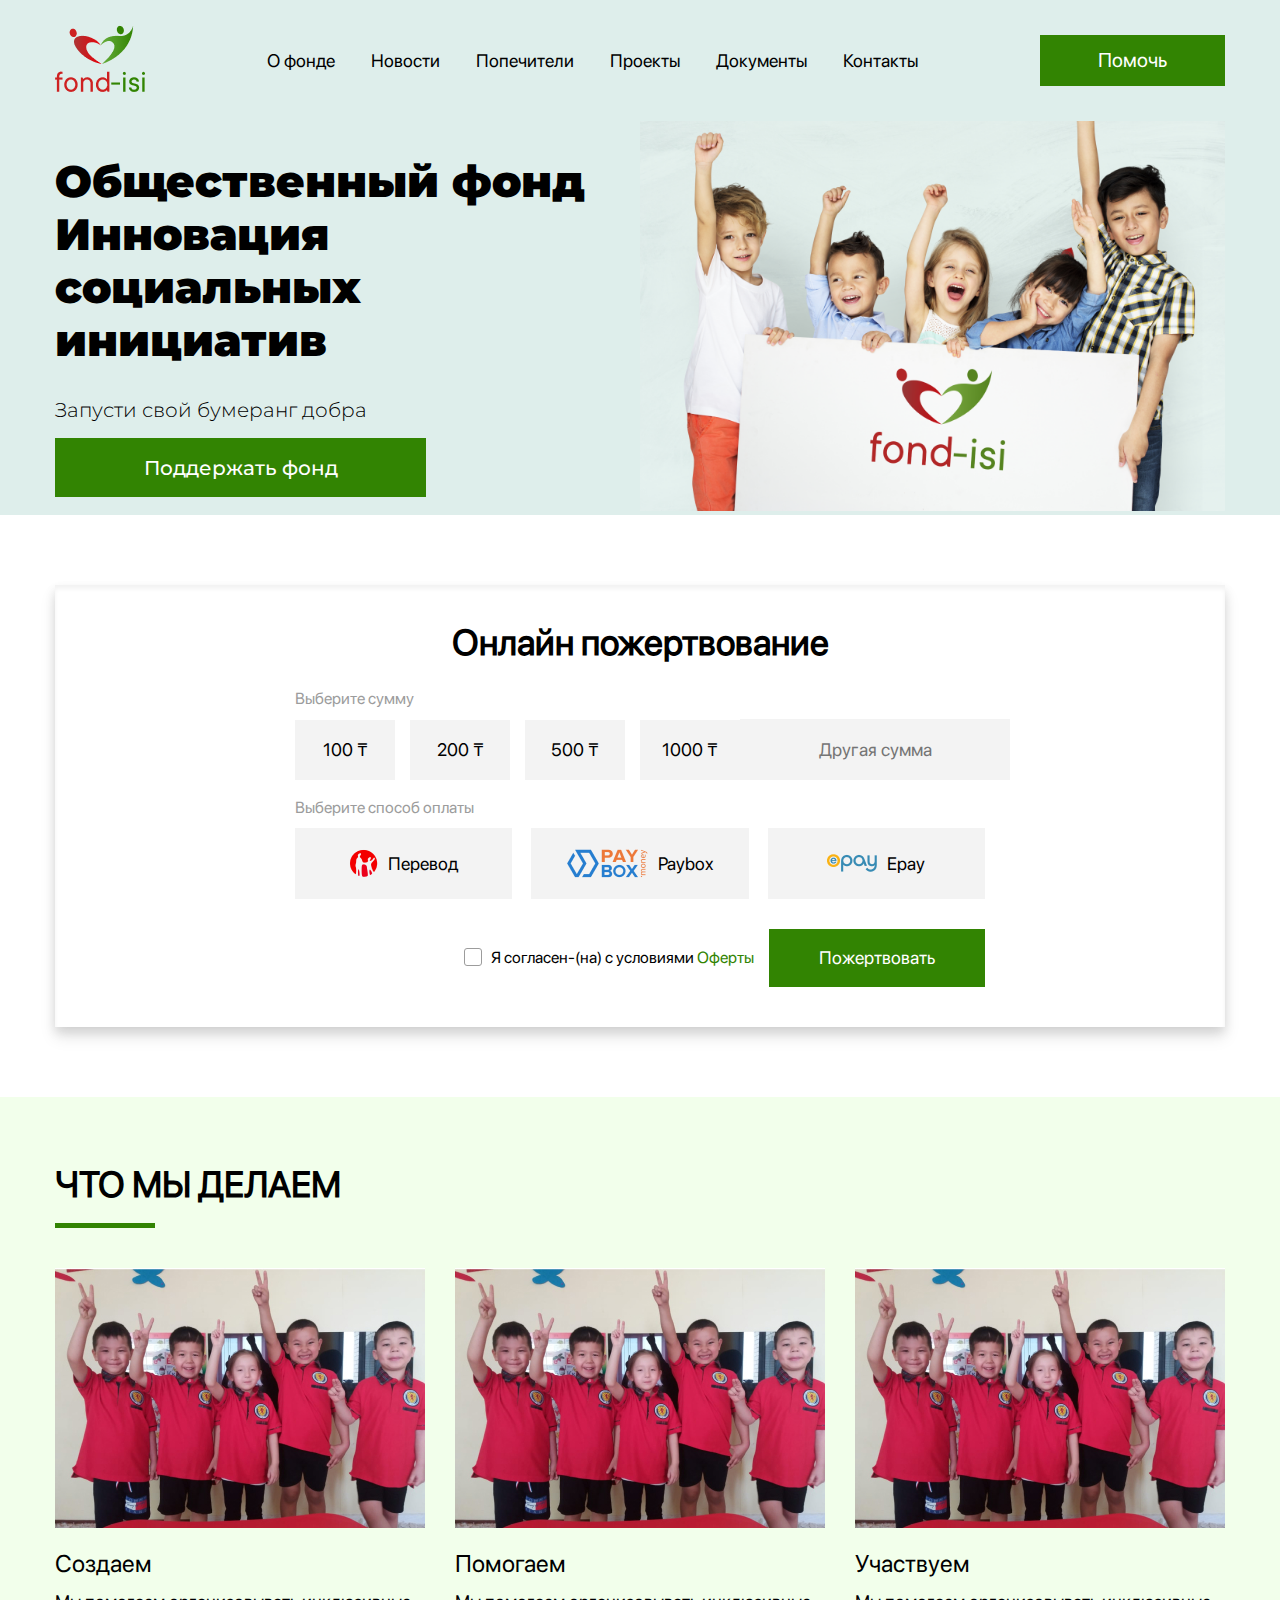
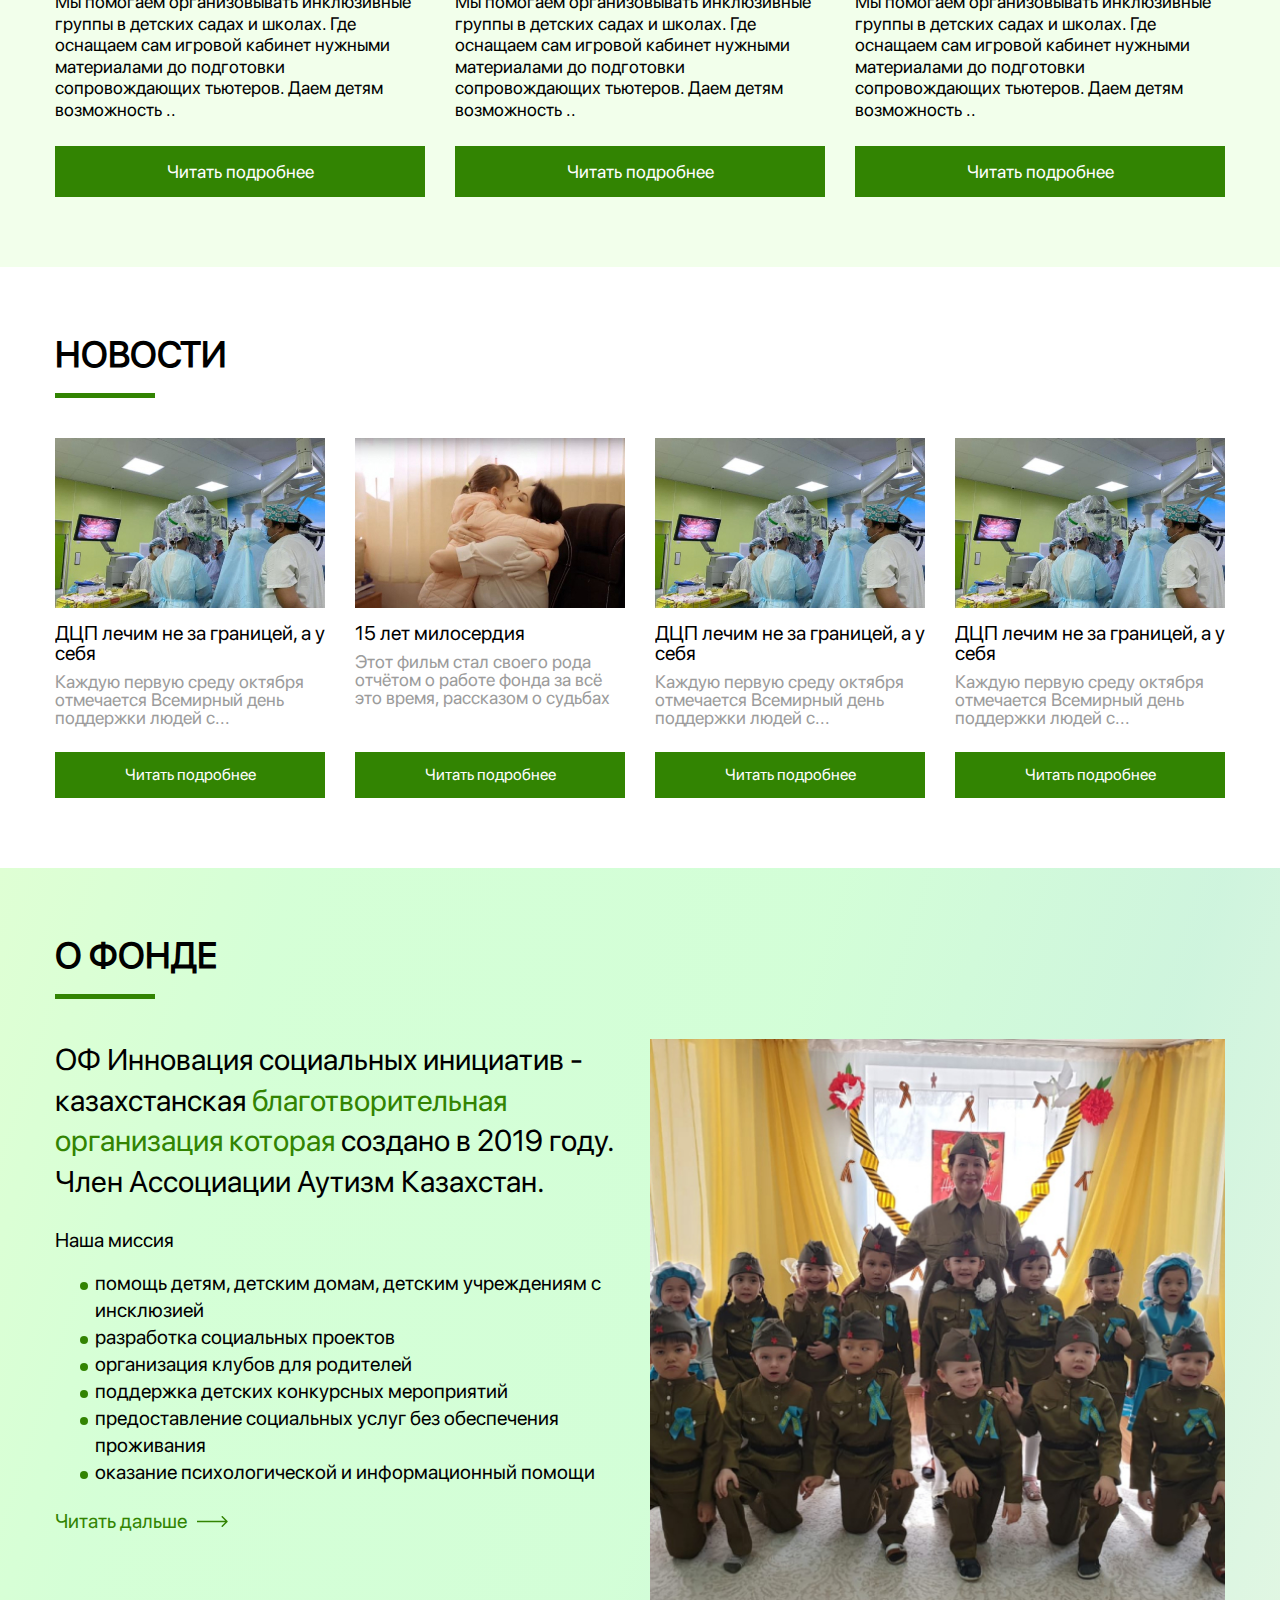
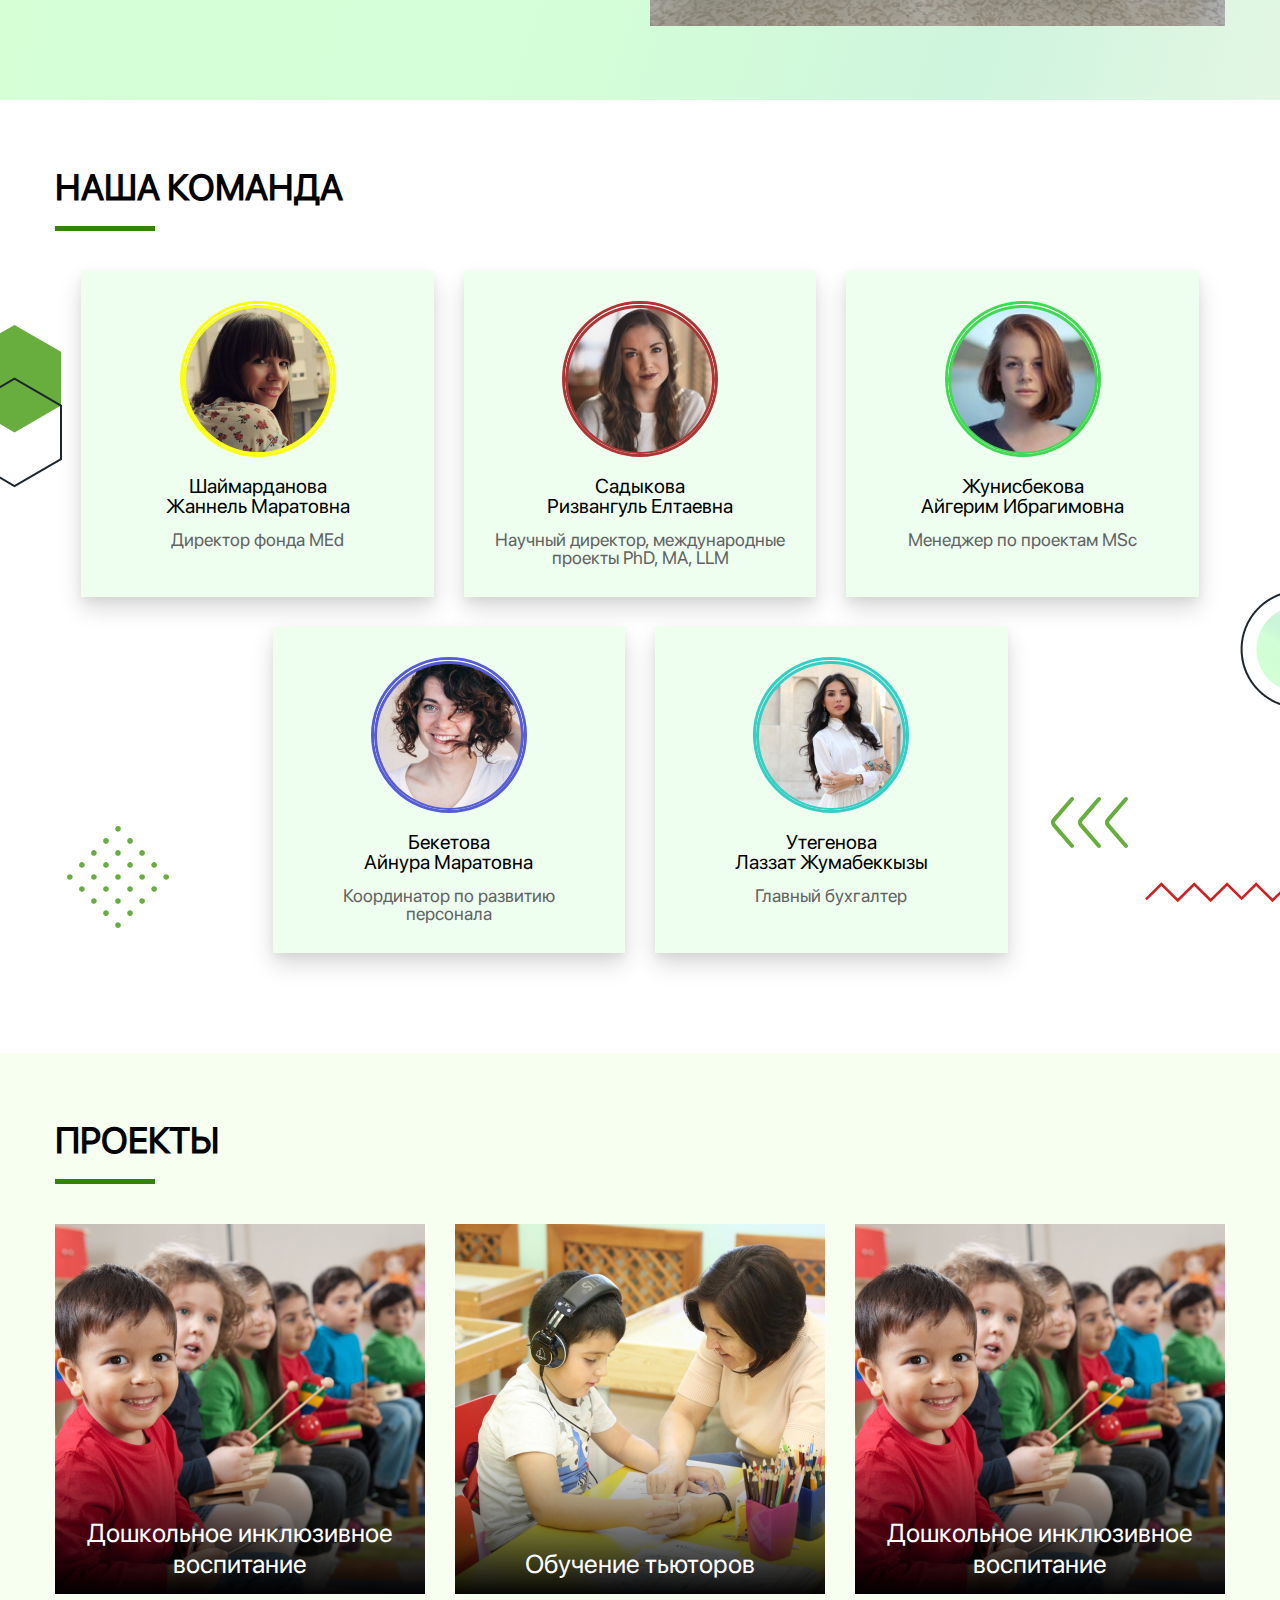
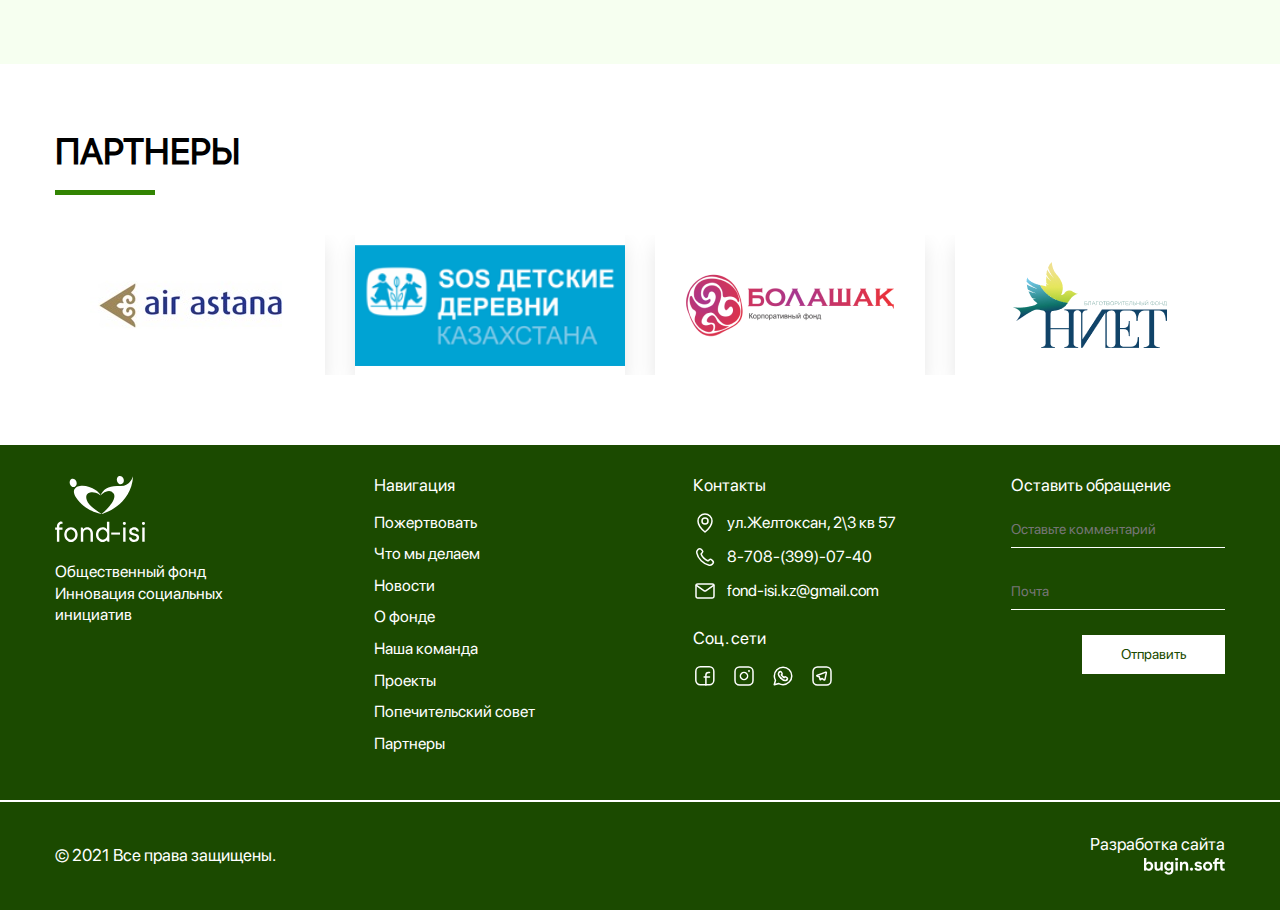
<file: index.html>
<!DOCTYPE html>
<html lang="en">
<head>
  <meta charset="UTF-8">
  <meta http-equiv="X-UA-Compatible" content="IE=edge">
  <meta name="viewport" content="width=device-width, initial-scale=1.0">
  <link rel="stylesheet" href="css/main.css">
  <link rel="stylesheet" href="https://unpkg.com/swiper/swiper-bundle.min.css"/>
  <link href="https://fonts.googleapis.com/css2?family=Montserrat:ital,wght@0,400;0,500;0,700;1,400;1,500;1,700&display=swap" rel="stylesheet">
  <link rel="shortcut icon" href="img/icons/sapatest-logo-icon.ico" type="image/x-icon">
  <script src="js/jquery-3.6.0.min.js"></script>
  <script src="http://ajax.googleapis.com/ajax/libs/jquery/1.10.2/jquery.min.js" type="text/javascript"></script>
  <!-- <script src="../js/jquery.maskMoney.js" type="text/javascript"></script> -->
  <title>Главная - Fond-isi</title>
</head>
<body>
  <header>
    <div class="container">
      <a href="index.html" class="header__logo">
        <img src="img/icons/logo.png" alt="">
      </a>
      <nav class="header__menu">
        <ul>
          <li><a href="aboutPage.html" class="header__menu_items">О фонде</a></li>
          <li><a href="newsPage.html" class="header__menu_items">Новости</a></li>
          <li><a href="trustees.html" class="header__menu_items">Попечители</a></li>
          <li><a href="projects.html" class="header__menu_items">Проекты</a></li>
          <li><a href="documents.html" class="header__menu_items">Документы</a></li>
          <li><a href="contacts.html" class="header__menu_items">Контакты</a></li>
        </ul>
        <button class="header__button_adap">Помочь</button>
      </nav>
      <button class="header__button">Помочь</button>
      <div class="header__burger">
        <span></span>
      </div>
    </div>
  </header>

  <main>
    <div class="container">
      <div class="main__left">
        <h1 class="main__title">Общественный фонд Инновация социальных инициатив</h1>
        <h3 class="main__subtitle">Запусти свой бумеранг добра </h3>
        <a href="#donation" class="main__button">Поддержать фонд</a>
      </div>
      <div class="main__right">
        <img src="img/main-img.png" alt="">
      </div>
    </div>
  </main>

  <section class="donation" id="donation">
    <div class="container">
      <h2 class="donation__title">Онлайн пожертвование</h2>
      <form action="" class="donation__form">
        <div class="donation__sum">
          <h4 class="donation__sum_title">Выберите сумму</h4>
          <div class="donation__sum_block">
            <div class="donation__sum_count">
              <input type="radio" id="summa__count_radio1" name="summa__count_radio" class="summa__count_radio" value="all">
              <label class="summa__count_items" for="summa__count_radio1">100 ₸</label>
              <input type="radio" id="summa__count_radio2" name="summa__count_radio" class="summa__count_radio" value="false">
              <label class="summa__count_items" for="summa__count_radio2">200 ₸</label>
              <input type="radio" id="summa__count_radio3" name="summa__count_radio" class="summa__count_radio" value="false">
              <label class="summa__count_items" for="summa__count_radio3">500 ₸</label>
              <input type="radio" id="summa__count_radio4" name="summa__count_radio" class="summa__count_radio" value="false">
              <label class="summa__count_items" for="summa__count_radio4">1000 ₸</label>
            </div>
            <input type="text" class="summa__othersum" id="demo1" placeholder="Другая сумма">
          </div>
        </div>
        <div class="donation__method">
          <h4 class="donation__method_title">Выберите способ оплаты</h4>
          <div class="donation__method_block">
            <input type="radio" id="method__count_radio1" name="method__count_radio" class="method__count_radio" value="all" required>
            <label class="method__count_items" for="method__count_radio1">
              <img src="img/icons/kaspi-logo-icon.png" alt="">
              <p>Перевод</p>
            </label>
            <input type="radio" id="method__count_radio2" name="method__count_radio" class="method__count_radio" value="false" required>
            <label class="method__count_items" for="method__count_radio2">
              <img src="img/icons/paybox-logo-icon.png" alt="">
              <p>Paybox</p>
            </label>
            <input type="radio" id="method__count_radio3" name="method__count_radio" class="method__count_radio" value="false" required>
            <label class="method__count_items" for="method__count_radio3">
              <img src="img/icons/epay-logo-icon.png" alt="">
              <p>Epay</p>
            </label>
          </div>
        </div>
        <div class="donation__checkbox_button">
          <label class="donation__checkbox">
            <input type="checkbox" required>
            Я согласен-(на) с условиями <a href="#">Оферты</a>
            <span class="donation__checkmark"></span>
          </label>
          <button class="donation__button" type="submit">Пожертвовать</button>
        </div>
      </form>
    </div>
  </section>
  
  <section class="action">
    <div class="container">
      <div class="container__header">
        <h2 class="title">Что мы делаем</h2>
        <hr class="container__line">
      </div>
      <div class="action__content">
        <div class="action__items">
          <div class="action__content_block">
            <div class="action__img_block">
              <img src="img/action-img.jpg" alt="">
            </div>
            <div class="action__text_block">
              <h3 class="action__items_title">Создаем</h3>
              <h4 class="action__items_subtitle">
                Мы помогаем организовывать инклюзивные группы в детских садах и школах. Где оснащаем сам игровой кабинет нужными материалами до подготовки сопровождающих тьютеров. Даем детям возможность ..
              </h4>
            </div>
          </div>
          <button class="action__button">Читать подробнее</button>
        </div>
        <div class="action__items">
          <div class="action__content_block">
            <div class="action__img_block">
              <img src="img/action-img.jpg" alt="">
            </div>
            <div class="action__text_block">
              <h3 class="action__items_title">Помогаем</h3>
              <h4 class="action__items_subtitle">
                Мы помогаем организовывать инклюзивные группы в детских садах и школах. Где оснащаем сам игровой кабинет нужными материалами до подготовки сопровождающих тьютеров. Даем детям возможность ..
              </h4>
            </div>
          </div>
          <button class="action__button">Читать подробнее</button>
        </div>
        <div class="action__items">
          <div class="action__content_block">
            <div class="action__img_block">
              <img src="img/action-img.jpg" alt="">
            </div>
            <div class="action__text_block">
              <h3 class="action__items_title">Участвуем</h3>
              <h4 class="action__items_subtitle">
                Мы помогаем организовывать инклюзивные группы в детских садах и школах. Где оснащаем сам игровой кабинет нужными материалами до подготовки сопровождающих тьютеров. Даем детям возможность ..
              </h4>
            </div>
          </div>
          <button class="action__button">Читать подробнее</button>
        </div>
      </div>
    </div>
  </section>

  <section class="news">
    <div class="container">
      <div class="news__container_header">
        <div class="news__container_header_left">
          <h2 class="title">Новости</h2>
          <hr class="container__line">
        </div>
        <div class="news__container_header_right">
          <div class="swiper-button-prev1">
            <svg width="40" height="40" viewBox="0 0 40 40" fill="none" xmlns="http://www.w3.org/2000/svg">
              <path class="news__swiper_left_path1" d="M39.25 20C39.25 30.6315 30.6315 39.25 20 39.25C9.36852 39.25 0.75 30.6315 0.75 20C0.75 9.36852 9.36852 0.75 20 0.75C30.6315 0.75 39.25 9.36852 39.25 20Z" fill="#FAFAFA" stroke="#328402" stroke-width="1.5"/>
              <path class="news__swiper_left_path2" d="M23 26L17 20L23 14" stroke="#328402" stroke-width="1.5" stroke-linecap="round" stroke-linejoin="round"/>
              </svg>              
          </div>
          <div class="swiper-button-next1">
            <svg width="40" height="40" viewBox="0 0 40 40" fill="none" xmlns="http://www.w3.org/2000/svg">
              <path class="news__swiper_right_path1" d="M0.75 20C0.75 9.36852 9.36852 0.75 20 0.75C30.6315 0.75 39.25 9.36852 39.25 20C39.25 30.6315 30.6315 39.25 20 39.25C9.36852 39.25 0.75 30.6315 0.75 20Z" fill="#FAFAFA" stroke="#328402" stroke-width="1.5"/>
              <path class="news__swiper_right_path2" d="M17 14L23 20L17 26" stroke="#328402" stroke-width="1.5" stroke-linecap="round" stroke-linejoin="round"/>
              </svg>
          </div>
        </div>
      </div>
      <div class="news__content">
        <div class="swiper newsSwiper">
          <div class="swiper-wrapper">
            <div class="swiper-slide">
              <div class="news__content_block">
                <div class="news__img_block">
                  <img src="img/news-img1.jpg" alt="">
                </div>
                <div class="news__text_block">
                  <h3 class="news__items_title">
                    ДЦП лечим не за границей, а у себя
                  </h3>
                  <h4 class="news__items_subtitle">
                    Каждую первую среду октября отмечается Всемирный день поддержки людей с...
                  </h4>
                </div>
              </div>
              <button class="news__button">Читать подробнее</button>
            </div>
            <div class="swiper-slide">
              <div class="news__content_block">
                <div class="news__img_block">
                  <img src="img/news-img2.jpg" alt="">
                </div>
                <div class="news__text_block">
                  <h3 class="news__items_title">
                    15 лет милосердия
                  </h3>
                  <h4 class="news__items_subtitle">
                    Этот фильм стал своего рода отчётом о работе фонда за всё это время, рассказом о судьбах                   </h4>
                </div>
              </div>
              <button class="news__button">Читать подробнее</button>
            </div>
            <div class="swiper-slide">
              <div class="news__content_block">
                <div class="news__img_block">
                  <img src="img/news-img1.jpg" alt="">
                </div>
                <div class="news__text_block">
                  <h3 class="news__items_title">
                    ДЦП лечим не за границей, а у себя
                  </h3>
                  <h4 class="news__items_subtitle">
                    Каждую первую среду октября отмечается Всемирный день поддержки людей с...
                  </h4>
                </div>
              </div>
              <button class="news__button">Читать подробнее</button>
            </div>
            <div class="swiper-slide">
              <div class="news__content_block">
                <div class="news__img_block">
                  <img src="img/news-img1.jpg" alt="">
                </div>
                <div class="news__text_block">
                  <h3 class="news__items_title">
                    ДЦП лечим не за границей, а у себя
                  </h3>
                  <h4 class="news__items_subtitle">
                    Каждую первую среду октября отмечается Всемирный день поддержки людей с...
                  </h4>
                </div>
              </div>
              <button class="news__button">Читать подробнее</button>
            </div>
          </div>

        </div>
      </div>
    </div>
  </section>

  <section class="about">
    <div class="container">
      <div class="container__header">
        <h2 class="title">О фонде</h2>
        <hr class="container__line">
      </div>
      <div class="about__content">
        <div class="about__content_left">
          <h2 class="about__content_title">
            ОФ Инновация социальных инициатив - казахстанская <span> благотворительная организация которая </span> создано в 2019 году. 
Член Ассоциации Аутизм Казахстан. 
          </h2>
          <div class="about__content_list">
            <h3>Наша миссия</h3>
            <ul class="green-dot">
              <li>помощь детям, детским домам, детским учреждениям с инсклюзией</li>
              <li>разработка социальных проектов</li>
              <li>организация клубов для родителей</li>
              <li>поддержка детских конкурсных мероприятий</li>
              <li>предоставление социальных услуг без обеспечения проживания</li>
              <li>оказание психологической и информационный помощи </li>
            </ul>
          </div>
          <a href="#" class="about__content_more">
            <p>Читать дальше</p>
            <img src="img/icons/about-arrow-right.svg" alt="">
          </a>
        </div>
        <div class="about__content_right">
          <img src="img/about-img1.jpg" alt="">
        </div>
      </div>
    </div>
  </section>

  <section class="team">
    <div class="container">
      <div class="container__header">
        <h2 class="title">Наша команда</h2>
        <hr class="container__line">
      </div>
      <div class="team__content">
        <div class="team__content_items">
          <img src="img/team-img1.jpg" alt="" id="team__content_img1">
          <h3 class="team__content_name">
            Шаймарданова <br>
            Жаннель Маратовна
          </h3>
          <h3 class="team__content_post_name">
            Директор фонда МEd
          </h3>
        </div>
        <div class="team__content_items">
          <img src="img/team-img2.jpg" alt="" id="team__content_img2">
          <h3 class="team__content_name">
            Садыкова <br>
            Ризвангуль Елтаевна
          </h3>
          <h3 class="team__content_post_name">
            Научный директор, международные проекты PhD, MA, LLM
          </h3>
        </div>
        <div class="team__content_items">
          <img src="img/team-img3.jpg" alt="" id="team__content_img3">
          <h3 class="team__content_name">
            Жунисбекова <br>
            Айгерим Ибрагимовна
          </h3>
          <h3 class="team__content_post_name">
            Менеджер по проектам МSc 
          </h3>
        </div>
      </div>
      <div class="team__content">
        <div class="team__content_items">
          <img src="img/team-img34.jpg" alt="" id="team__content_img4">
          <h3 class="team__content_name">
            Бекетова <br>
            Айнура Маратовна
          </h3>
          <h3 class="team__content_post_name">
            Координатор по развитию персонала
          </h3>
        </div>
        <div class="team__content_items">
          <img src="img/team-img5.jpg" alt="" id="team__content_img5">
          <h3 class="team__content_name">
            Утегенова <br>
            Лаззат Жумабеккызы
          </h3>
          <h3 class="team__content_post_name">
            Главный бухгалтер
          </h3>
        </div>
      </div>
      <div class="team__content_adap">
        <div class="swiper teamSwiper">
          <div class="swiper-wrapper">
            <div class="swiper-slide">
              <img src="img/team-img1.jpg" alt="" id="team__content_img1">
              <h3 class="team__content_name">
                Шаймарданова <br>
                Жаннель Маратовна
              </h3>
              <h3 class="team__content_post_name">
                Директор фонда МEd
              </h3>
            </div>
            <div class="swiper-slide">
              <img src="img/team-img2.jpg" alt="" id="team__content_img2">
              <h3 class="team__content_name">
                Садыкова <br>
                Ризвангуль Елтаевна
              </h3>
              <h3 class="team__content_post_name">
                Научный директор, международные проекты PhD, MA, LLM
              </h3>
            </div>
            <div class="swiper-slide">
              <img src="img/team-img3.jpg" alt="" id="team__content_img3">
              <h3 class="team__content_name">
                Жунисбекова <br>
                Айгерим Ибрагимовна
              </h3>
              <h3 class="team__content_post_name">
                Менеджер по проектам МSc 
              </h3>
            </div>
            <div class="swiper-slide">
              <img src="img/team-img34.jpg" alt="" id="team__content_img4">
              <h3 class="team__content_name">
                Бекетова <br>
                Айнура Маратовна
              </h3>
              <h3 class="team__content_post_name">
                Координатор по развитию персонала
              </h3>
            </div>
            <div class="swiper-slide">
              <img src="img/team-img5.jpg" alt="" id="team__content_img5">
              <h3 class="team__content_name">
                Утегенова <br>
                Лаззат Жумабеккызы
              </h3>
              <h3 class="team__content_post_name">
                Главный бухгалтер
              </h3>
            </div>
          </div>
          <div class="swiper-button-prev3"><img src="img/icons/left-arrow-swiper.svg" alt=""></div>
          <div class="swiper-button-next3"><img src="img/icons/right-arrow-swiper.svg" alt=""></div>
          <div class="swiper-pagination"></div>
        </div>
      </div>
    </div>
    <img src="img/icons/back-elem1.svg" alt="" class="back-elements1">
    <img src="img/icons/back-elem2.svg" alt="" class="back-elements2">
    <img src="img/icons/back-elem3.svg" alt="" class="back-elements3">
    <img src="img/icons/back-elem4.svg" alt="" class="back-elements4">
    <img src="img/icons/back-elem5.png" alt="" class="back-elements5">
  </section>

  <section class="projects">
    <div class="container">
      <div class="container__header">
        <h2 class="title">Проекты</h2>
        <hr class="container__line">
      </div>
      <div class="projects__content">
        <a href="#" class="projects__items">
          <img src="img/projects-img1.jpg" alt="">
          <p>Дошкольное 
            инклюзивное воспитание
          </p>
        </a>
        <a href="#" class="projects__items">
          <img src="img/projects-img2.jpg" alt="">
          <p>Обучение тьюторов
          </p>
        </a>
        <a href="#" class="projects__items">
          <img src="img/projects-img1.jpg" alt="">
          <p>Дошкольное 
            инклюзивное воспитание
          </p>
        </a>
      </div>
    </div>
  </section>

  <section class="partners">
    <div class="container">
      <div class="container__header">
        <h2 class="title">Партнеры</h2>
        <hr class="container__line">
      </div>
      <div class="partners__content">
        <div class="swiper partnersSwiper">
          <div class="swiper-wrapper">
            <a href="#" class="swiper-slide">
              <img src="img/partners-logo1.png" alt="">
            </a>
            <a href="#" class="swiper-slide">
              <img src="img/partners-logo2.png" alt="">
            </a>
            <a href="#" class="swiper-slide">
              <img src="img/partners-logo3.png" alt="">
            </a>
            <a href="#" class="swiper-slide">
              <img src="img/partners-logo4.png" alt="">
            </a>
          </div>
        </div>
      </div>
    </div>
  </section>
  
  <footer>
    <div class="container">
      <div class="footer__items">
        <a href="index.html" class="footer__logo">
          <img src="img/icons/logo-white.svg" alt="">
        </a>
        <p>Общественный фонд <br> Инновация социальных инициатив</p>
      </div>
      <div class="footer__items">
        <h3 class="footer__title">Навигация</h3>
        <ul class="footer__navigation">
          <li><a href="#">Пожертвовать</a></li>
          <li><a href="#">Что мы делаем</a></li>
          <li><a href="#">Новости</a></li>
          <li><a href="#">О фонде</a></li>
          <li><a href="#">Наша команда</a></li>
          <li><a href="#">Проекты</a></li>
          <li><a href="#">Попечительский совет</a></li>
          <li><a href="#">Партнеры</a></li>
        </ul>
      </div>
      <div class="footer__items">
        <h3 class="footer__title">Контакты</h3>
        <ul class="footer__contacts">
          <li><a href="#">
            <img src="img/icons/location-icon.svg" alt="">
            <p>ул.Желтоксан, 2\3 кв 57</p>
          </a></li>
          <li><a href="tel:87083990740">
            <img src="img/icons/phone-icon.svg" alt="">
            <p>8-708-(399)-07-40</p>
          </a></li>
          <li><a href="mailto:fond-isi.kz@gmail.com">
            <img src="img/icons/mail-icon.svg" alt="">
            <p>fond-isi.kz@gmail.com</p>
          </a></li>
        </ul>
        <h3 class="footer__title">Соц. сети</h3>
        <ul class="footer__social">
          <li><a href="#"><img src="img/icons/fb-icon.svg" alt=""></a></li>
          <li><a href="#"><img src="img/icons/ig-icon.svg" alt=""></a></li>
          <li><a href="#"><img src="img/icons/wa-icon.svg" alt=""></a></li>
          <li><a href="#"><img src="img/icons/tg-icon.svg" alt=""></a></li>
        </ul>
      </div>
      <div class="footer__items">
        <h3 class="footer__title">Оставить обращение</h3>
        <form action="" class="footer__form">
          <input type="text" class="footer__input_comment" placeholder="Оставьте комментарий" required> 
          <input type="email" class="footer__input_email" placeholder="Почта" required>  
          <button class="footer__button">Отправить</button>
        </form>
      </div>
    </div>
    <div class="footer__line"></div>
    <div class="container_copy">
      <p>© 2021 Все права защищены.</p>
      <a href="#" class="footer__developer">
        <p>Разработка сайта</p>
        <img src="img/icons/logo-buginsoft.png" alt="">
      </a>
    </div>
  </footer>
  <script src="https://unpkg.com/swiper/swiper-bundle.min.js"></script>
  <script src="js/main.js"></script>
</body>
</html>
</file>
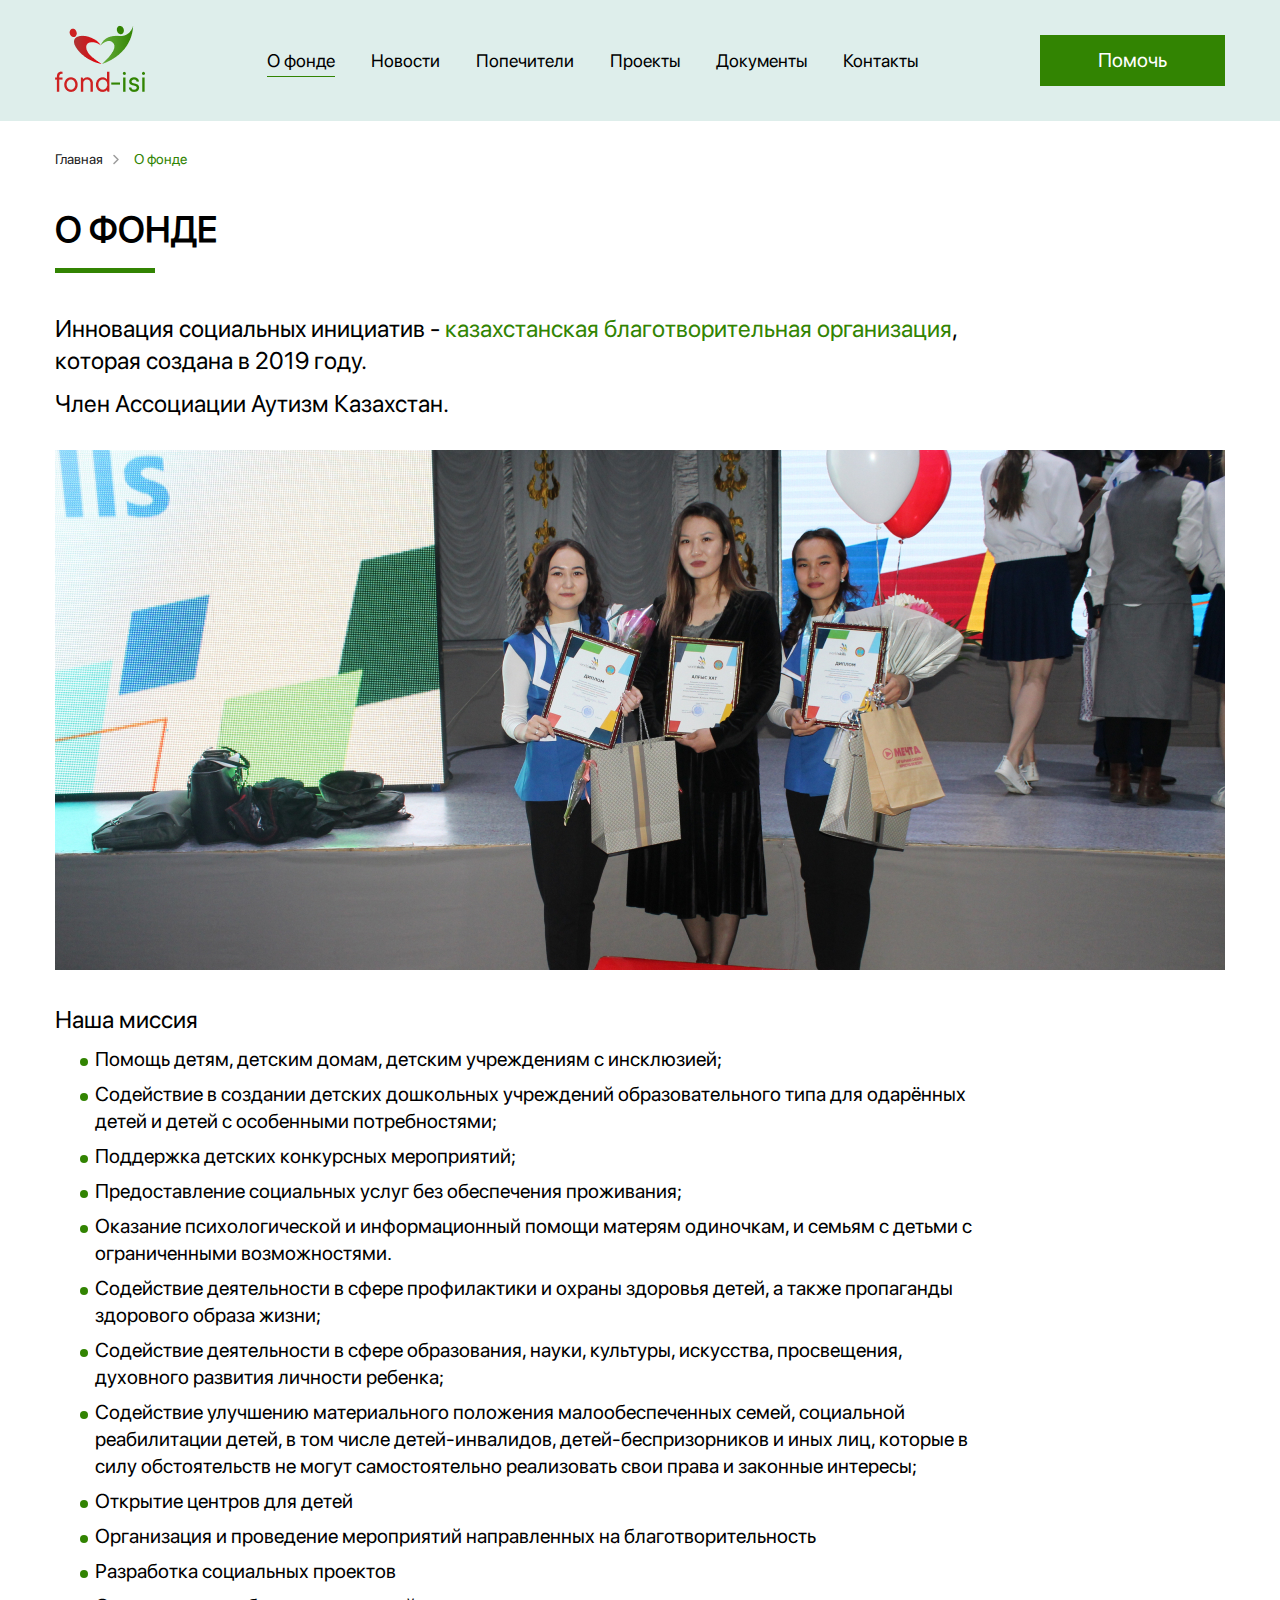
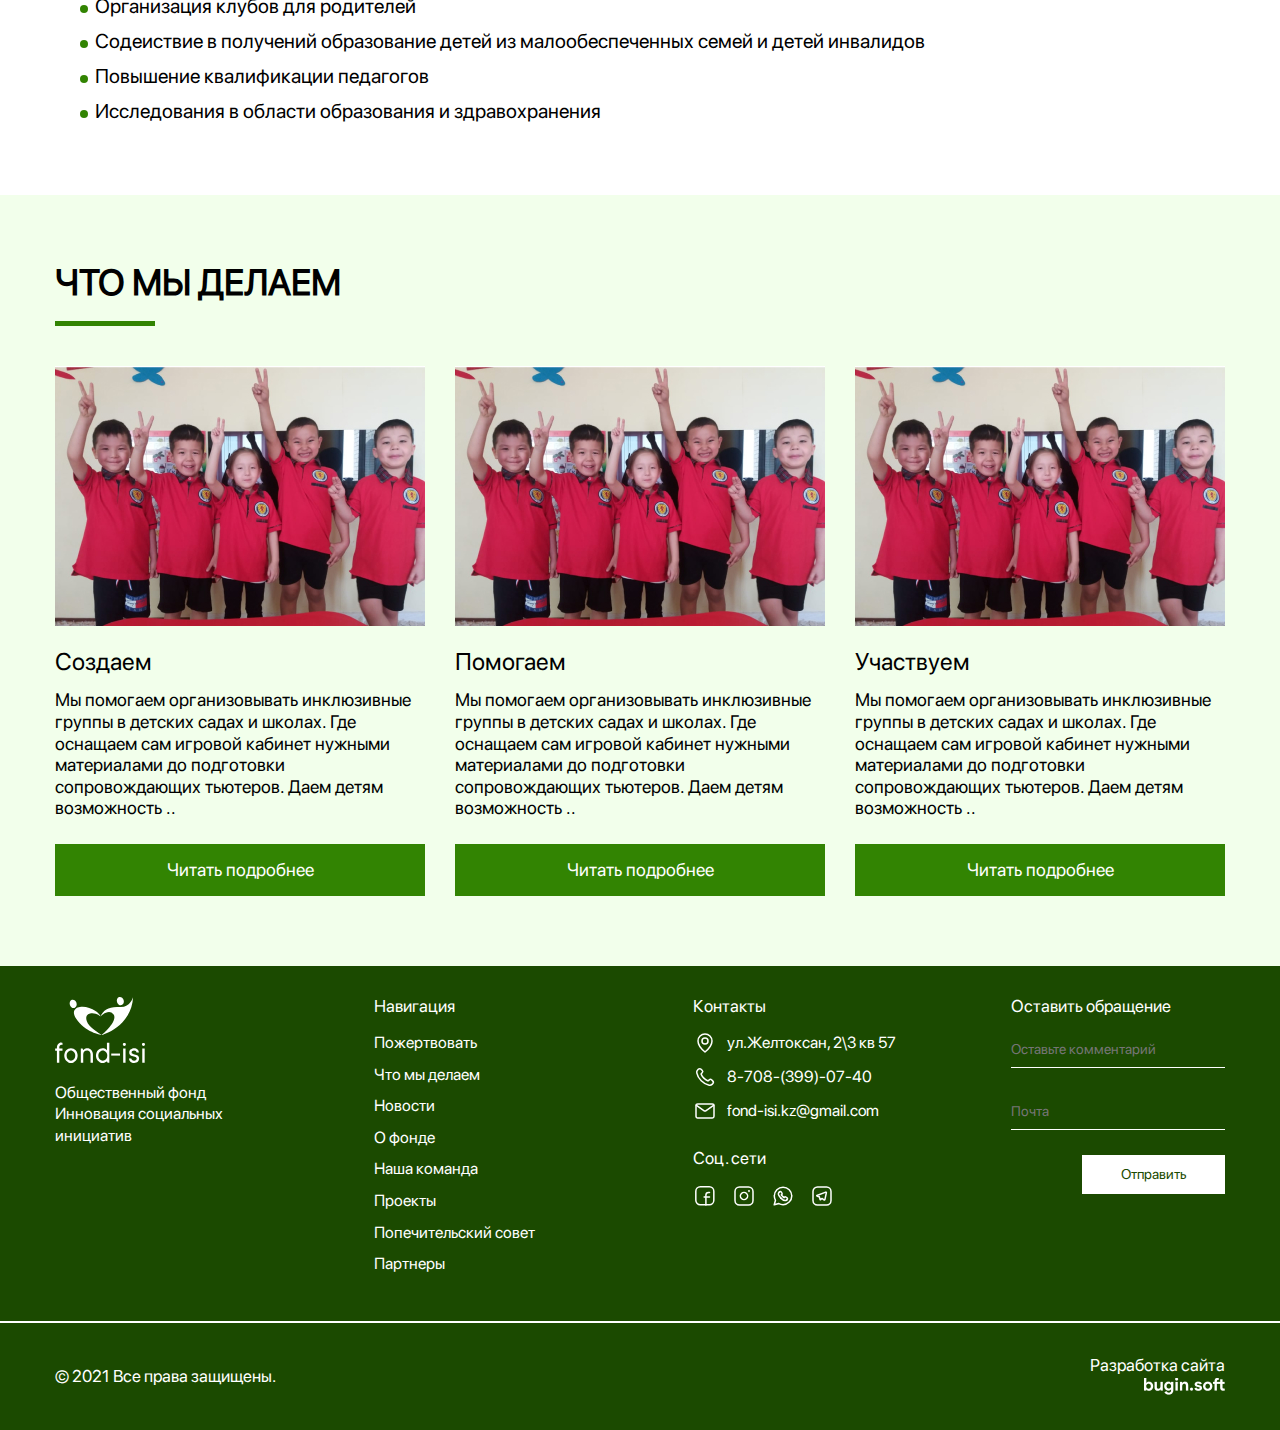
<file: aboutPage.html>
<!DOCTYPE html>
<html lang="en">
<head>
  <meta charset="UTF-8">
  <meta http-equiv="X-UA-Compatible" content="IE=edge">
  <meta name="viewport" content="width=device-width, initial-scale=1.0">
  <link rel="stylesheet" href="css/main.css">
  <link rel="stylesheet" href="https://unpkg.com/swiper/swiper-bundle.min.css"/>
  <link href="https://fonts.googleapis.com/css2?family=Montserrat:ital,wght@0,400;0,500;0,700;1,400;1,500;1,700&display=swap" rel="stylesheet">
  <link rel="shortcut icon" href="img/icons/sapatest-logo-icon.ico" type="image/x-icon">
  <script src="js/jquery-3.6.0.min.js"></script>
  <title>О фонде - Fond-isi</title>
</head>
<body>
  <header>
    <div class="container">
      <a href="index.html" class="header__logo">
        <img src="img/icons/logo.png" alt="">
      </a>
      <nav class="header__menu">
        <ul>
          <li><a href="aboutPage.html" class="header__menu_items header_menu_active">О фонде</a></li>
          <li><a href="newsPage.html" class="header__menu_items">Новости</a></li>
          <li><a href="trustees.html" class="header__menu_items">Попечители</a></li>
          <li><a href="projects.html" class="header__menu_items">Проекты</a></li>
          <li><a href="documents.html" class="header__menu_items">Документы</a></li>
          <li><a href="contacts.html" class="header__menu_items">Контакты</a></li>
        </ul>
        <button class="header__button_adap">Помочь</button>
      </nav>
      <button class="header__button">Помочь</button>
      <div class="header__burger">
        <span></span>
      </div>
    </div>
  </header>
  
  <section class="aboutPage">
    <div class="container">
      <div class="container__header">
        <div class="container__header_item">
          <a href="#" class="container__rubric">Главная</a>
          <img src="img/icons/post-arrow-right.svg" alt="">
          <a href="#" class="container__rubric rubric_active">О фонде</a>
        </div>
        <h2 class="title">О фонде</h2>
        <hr class="container__line">
      </div>
      <div class="aboutPage__content">
        <p>Инновация социальных инициатив - <span>казахстанская благотворительная организация</span>, которая создана в 2019 году.</p>
        <p>Член Ассоциации Аутизм Казахстан.</p>
        <img src="img/Rectangle 77.jpg" alt="">
        <h3>Наша миссия</h3>
        <div class="aboutPage__content_list">
          <ul>
            <li>Помощь детям, детским домам, детским учреждениям с инсклюзией;</li>
            <li>Содействие в создании детских дошкольных учреждений образовательного типа для одарённых детей и детей с особенными потребностями;</li>
            <li>Поддержка детских конкурсных мероприятий;</li>
            <li>Предоставление социальных услуг без обеспечения проживания;</li>
            <li>Оказание психологической и информационный помощи матерям одиночкам, и семьям с детьми  с ограниченными возможностями.</li>
            <li>Содействие деятельности в сфере профилактики и охраны здоровья детей, а также пропаганды  здорового образа жизни;</li>
            <li>Содействие деятельности в сфере образования, науки, культуры, искусства, просвещения, духовного развития личности ребенка;</li>
            <li>Содействие улучшению материального положения малообеспеченных семей, социальной реабилитации детей, в том числе детей-инвалидов, детей-беспризорников и иных лиц, которые в силу обстоятельств не могут самостоятельно реализовать свои права и законные интересы;</li>
            <li>Открытие центров для детей</li>
            <li>Организация и проведение мероприятий направленных на благотворительность</li>
            <li>Разработка социальных проектов</li>
            <li>Организация клубов для родителей</li>
            <li>Содеиствие в получений образование детей из малообеспеченных семей и детей инвалидов</li>
            <li>Повышение квалификации педагогов</li>
            <li>Исследования в области образования и здравохранения</li> 
          </ul>
        </div>
      </div>
    </div>
  </section>
  
  <section class="action">
    <div class="container">
      <div class="container__header">
        <h2 class="title">Что мы делаем</h2>
        <hr class="container__line">
      </div>
      <div class="action__content">
        <div class="action__items">
          <div class="action__content_block">
            <div class="action__img_block">
              <img src="img/action-img.jpg" alt="">
            </div>
            <div class="action__text_block">
              <h3 class="action__items_title">Создаем</h3>
              <h4 class="action__items_subtitle">
                Мы помогаем организовывать инклюзивные группы в детских садах и школах. Где оснащаем сам игровой кабинет нужными материалами до подготовки сопровождающих тьютеров. Даем детям возможность ..
              </h4>
            </div>
          </div>
          <button class="action__button">Читать подробнее</button>
        </div>
        <div class="action__items">
          <div class="action__content_block">
            <div class="action__img_block">
              <img src="img/action-img.jpg" alt="">
            </div>
            <div class="action__text_block">
              <h3 class="action__items_title">Помогаем</h3>
              <h4 class="action__items_subtitle">
                Мы помогаем организовывать инклюзивные группы в детских садах и школах. Где оснащаем сам игровой кабинет нужными материалами до подготовки сопровождающих тьютеров. Даем детям возможность ..
              </h4>
            </div>
          </div>
          <button class="action__button">Читать подробнее</button>
        </div>
        <div class="action__items">
          <div class="action__content_block">
            <div class="action__img_block">
              <img src="img/action-img.jpg" alt="">
            </div>
            <div class="action__text_block">
              <h3 class="action__items_title">Участвуем</h3>
              <h4 class="action__items_subtitle">
                Мы помогаем организовывать инклюзивные группы в детских садах и школах. Где оснащаем сам игровой кабинет нужными материалами до подготовки сопровождающих тьютеров. Даем детям возможность ..
              </h4>
            </div>
          </div>
          <button class="action__button">Читать подробнее</button>
        </div>
      </div>
    </div>
  </section>

  <footer>
    <div class="container">
      <div class="footer__items">
        <a href="index.html" class="footer__logo">
          <img src="img/icons/logo-white.svg" alt="">
        </a>
        <p>Общественный фонд Инновация социальных инициатив</p>
      </div>
      <div class="footer__items">
        <h3 class="footer__title">Навигация</h3>
        <ul class="footer__navigation">
          <li><a href="#">Пожертвовать</a></li>
          <li><a href="#">Что мы делаем</a></li>
          <li><a href="#">Новости</a></li>
          <li><a href="#">О фонде</a></li>
          <li><a href="#">Наша команда</a></li>
          <li><a href="#">Проекты</a></li>
          <li><a href="#">Попечительский совет</a></li>
          <li><a href="#">Партнеры</a></li>
        </ul>
      </div>
      <div class="footer__items">
        <h3 class="footer__title">Контакты</h3>
        <ul class="footer__contacts">
          <li><a href="#">
            <img src="img/icons/location-icon.svg" alt="">
            <p>ул.Желтоксан, 2\3 кв 57</p>
          </a></li>
          <li><a href="tel:87083990740">
            <img src="img/icons/phone-icon.svg" alt="">
            <p>8-708-(399)-07-40</p>
          </a></li>
          <li><a href="mailto:fond-isi.kz@gmail.com">
            <img src="img/icons/mail-icon.svg" alt="">
            <p>fond-isi.kz@gmail.com</p>
          </a></li>
        </ul>
        <h3 class="footer__title">Соц. сети</h3>
        <ul class="footer__social">
          <li><a href="#"><img src="img/icons/fb-icon.svg" alt=""></a></li>
          <li><a href="#"><img src="img/icons/ig-icon.svg" alt=""></a></li>
          <li><a href="#"><img src="img/icons/wa-icon.svg" alt=""></a></li>
          <li><a href="#"><img src="img/icons/tg-icon.svg" alt=""></a></li>
        </ul>
      </div>
      <div class="footer__items">
        <h3 class="footer__title">Оставить обращение</h3>
        <form action="" class="footer__form">
          <input type="text" class="footer__input_comment" placeholder="Оставьте комментарий" required> 
          <input type="email" class="footer__input_email" placeholder="Почта" required>  
          <button class="footer__button">Отправить</button>
        </form>
      </div>
    </div>
    <div class="footer__line"></div>
    <div class="container_copy">
      <p>© 2021 Все права защищены.</p>
      <a href="#" class="footer__developer">
        <p>Разработка сайта</p>
        <img src="img/icons/logo-buginsoft.png" alt="">
      </a>
    </div>
  </footer>
  <script src="https://unpkg.com/swiper/swiper-bundle.min.js"></script>
  <script src="js/main.js"></script>
</body>
</html>
</file>
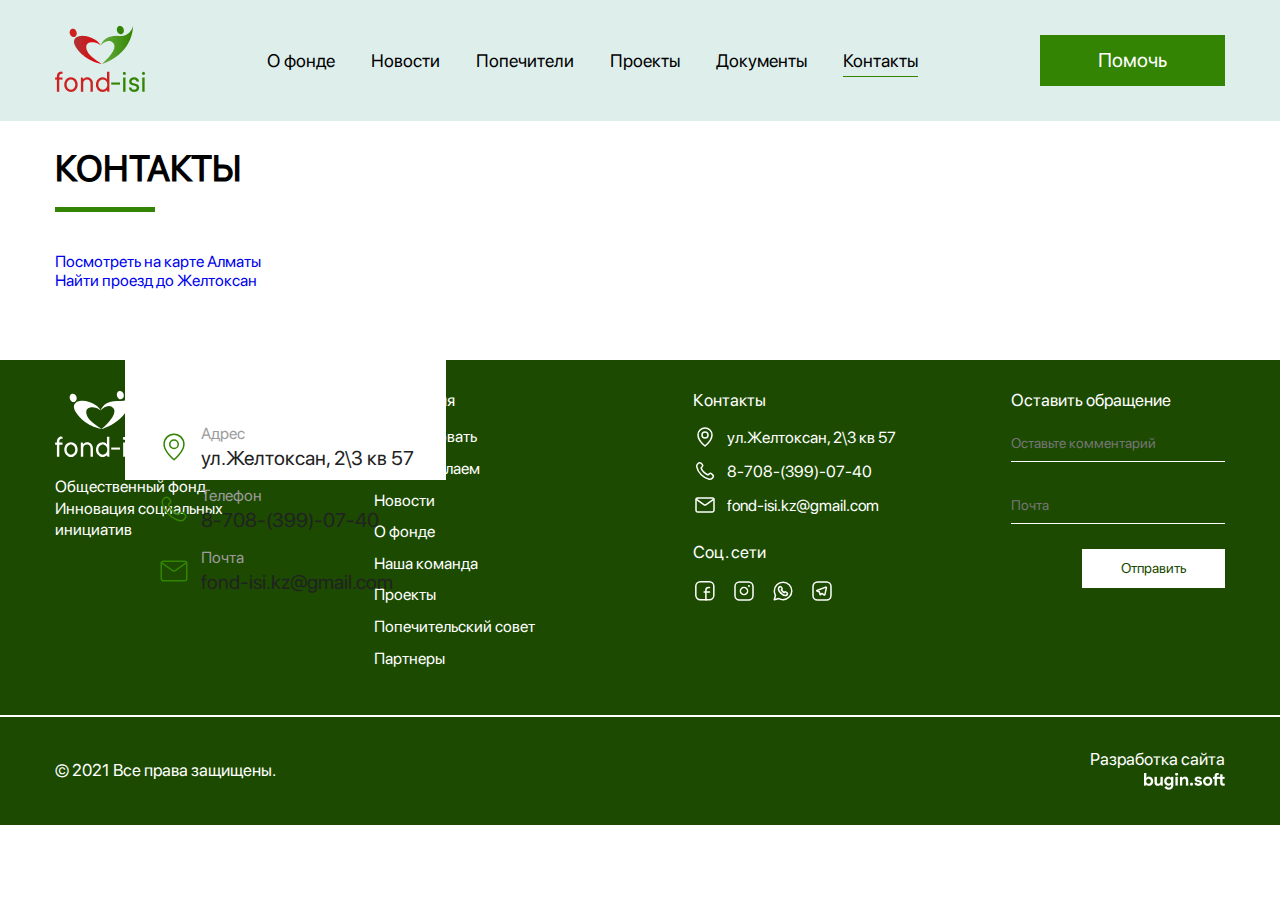
<file: contacts.html>
<!DOCTYPE html>
<html lang="en">
<head>
  <meta charset="UTF-8">
  <meta http-equiv="X-UA-Compatible" content="IE=edge">
  <meta name="viewport" content="width=device-width, initial-scale=1.0">
  <link rel="stylesheet" href="css/main.css">
  <link rel="stylesheet" href="https://unpkg.com/swiper/swiper-bundle.min.css"/>
  <link href="https://fonts.googleapis.com/css2?family=Montserrat:ital,wght@0,400;0,500;0,700;1,400;1,500;1,700&display=swap" rel="stylesheet">
  <link rel="shortcut icon" href="img/icons/sapatest-logo-icon.ico" type="image/x-icon">
  <script src="js/jquery-3.6.0.min.js"></script>
  <title>Контакты - Fond-isi</title>
</head>
<body>
  <header>
    <div class="container">
      <a href="index.html" class="header__logo">
        <img src="img/icons/logo.png" alt="">
      </a>
      <nav class="header__menu">
        <ul>
          <li><a href="aboutPage.html" class="header__menu_items">О фонде</a></li>
          <li><a href="newsPage.html" class="header__menu_items">Новости</a></li>
          <li><a href="trustees.html" class="header__menu_items">Попечители</a></li>
          <li><a href="projects.html" class="header__menu_items">Проекты</a></li>
          <li><a href="documents.html" class="header__menu_items">Документы</a></li>
          <li><a href="contacts.html" class="header__menu_items header_menu_active">Контакты</a></li>
        </ul>
        <button class="header__button_adap">Помочь</button>
      </nav>
      <button class="header__button">Помочь</button>
      <div class="header__burger">
        <span></span>
      </div>
    </div>
  </header>
  
  <section class="contacts">
    <div class="container">
      <div class="container__header">
        <h2 class="title">Контакты</h2>
        <hr class="container__line">
      </div>
      <div class="contacts__content">
        <div class="contacts__info">
          <div class="contacts__info_items">
            <img src="img/icons/location-icon-green.svg" alt="">
            <div class="contacts__info_text">
              <h4 class="contacts__info_title">Адрес</h4>
              <h4 class="contacts__info_subtitle">ул.Желтоксан, 2\3 кв 57</h4>
            </div>
          </div>
          <a href="tel:87083990740" class="contacts__info_items">
            <img src="img/icons/phone-icon-green.svg" alt="">
            <div class="contacts__info_text">
              <h4 class="contacts__info_title">Телефон</h4>
              <h4 class="contacts__info_subtitle">8-708-(399)-07-40</h4>
            </div>
          </a>
          <a href="mailto:fond-isi.kz@gmail.com" class="contacts__info_items">
            <img src="img/icons/mail-icon-green.svg" alt="">
            <div class="contacts__info_text">
              <h4 class="contacts__info_title">Почта</h4>
              <h4 class="contacts__info_subtitle">fond-isi.kz@gmail.com</h4>
            </div>
          </a>
        </div>
        <div class="contacts__map">
          <a class="dg-widget-link" href="http://2gis.kz/almaty/firm/9429940000795469/center/76.937408,43.269381/zoom/16?utm_medium=widget-source&utm_campaign=firmsonmap&utm_source=bigMap">Посмотреть на карте Алматы</a>
          <div class="dg-widget-link">
            <a href="http://2gis.kz/almaty/center/76.937408,43.269381/zoom/16/routeTab/rsType/bus/to/76.937408,43.269381╎Желтоксан?utm_medium=widget-source&utm_campaign=firmsonmap&utm_source=route">Найти проезд до Желтоксан</a>
          </div>
          <script charset="utf-8" src="https://widgets.2gis.com/js/DGWidgetLoader.js"></script>
          <script charset="utf-8">
            new DGWidgetLoader({
              "width":"100%",
              "height":520,
              "borderColor":"#a3a3a3",
              "pos":{
                "lat":43.269381,
                "lon":76.937408,
                "zoom":16
              },
              "opt":{
                "city":"almaty"
              },
              "org":[
                {
                  "id":"9429940000795469"
                }]
              });
          </script>
          <noscript style="color:#c00;font-size:16px;font-weight:bold;">Виджет карты использует JavaScript. Включите его в настройках вашего браузера.</noscript>
        </div>
      </div>
    </div>
  </section>
  
  <footer>
    <div class="container">
      <div class="footer__items">
        <a href="index.html" class="footer__logo">
          <img src="img/icons/logo-white.svg" alt="">
        </a>
        <p>Общественный фонд Инновация социальных инициатив</p>
      </div>
      <div class="footer__items">
        <h3 class="footer__title">Навигация</h3>
        <ul class="footer__navigation">
          <li><a href="#">Пожертвовать</a></li>
          <li><a href="#">Что мы делаем</a></li>
          <li><a href="#">Новости</a></li>
          <li><a href="#">О фонде</a></li>
          <li><a href="#">Наша команда</a></li>
          <li><a href="#">Проекты</a></li>
          <li><a href="#">Попечительский совет</a></li>
          <li><a href="#">Партнеры</a></li>
        </ul>
      </div>
      <div class="footer__items">
        <h3 class="footer__title">Контакты</h3>
        <ul class="footer__contacts">
          <li><a href="#">
            <img src="img/icons/location-icon.svg" alt="">
            <p>ул.Желтоксан, 2\3 кв 57</p>
          </a></li>
          <li><a href="tel:87083990740">
            <img src="img/icons/phone-icon.svg" alt="">
            <p>8-708-(399)-07-40</p>
          </a></li>
          <li><a href="mailto:fond-isi.kz@gmail.com">
            <img src="img/icons/mail-icon.svg" alt="">
            <p>fond-isi.kz@gmail.com</p>
          </a></li>
        </ul>
        <h3 class="footer__title">Соц. сети</h3>
        <ul class="footer__social">
          <li><a href="#"><img src="img/icons/fb-icon.svg" alt=""></a></li>
          <li><a href="#"><img src="img/icons/ig-icon.svg" alt=""></a></li>
          <li><a href="#"><img src="img/icons/wa-icon.svg" alt=""></a></li>
          <li><a href="#"><img src="img/icons/tg-icon.svg" alt=""></a></li>
        </ul>
      </div>
      <div class="footer__items">
        <h3 class="footer__title">Оставить обращение</h3>
        <form action="" class="footer__form">
          <input type="text" class="footer__input_comment" placeholder="Оставьте комментарий" required> 
          <input type="email" class="footer__input_email" placeholder="Почта" required>  
          <button class="footer__button">Отправить</button>
        </form>
      </div>
      <!-- <a href="index.html" class="footer__logo">
        <img src="img/icons/logo-white.svg" alt="">
      </a>
      <div class="footer__allrights">
        <p>
          Все права на материалы, размещенные на этом сайте, принадлежат администрации сайта. <br>
          © 2020 SAPAtest
        </p>
      </div>
      <div class="footer__developer">
        <img src="img/icons/logo-developer.svg" alt="">
      </div> -->
    </div>
    <div class="footer__line"></div>
    <div class="container_copy">
      <p>© 2021 Все права защищены.</p>
      <a href="#" class="footer__developer">
        <p>Разработка сайта</p>
        <img src="img/icons/logo-buginsoft.png" alt="">
      </a>
    </div>
  </footer>
  <script src="https://unpkg.com/swiper/swiper-bundle.min.js"></script>
  <script src="js/main.js"></script>
</body>
</html>
</file>
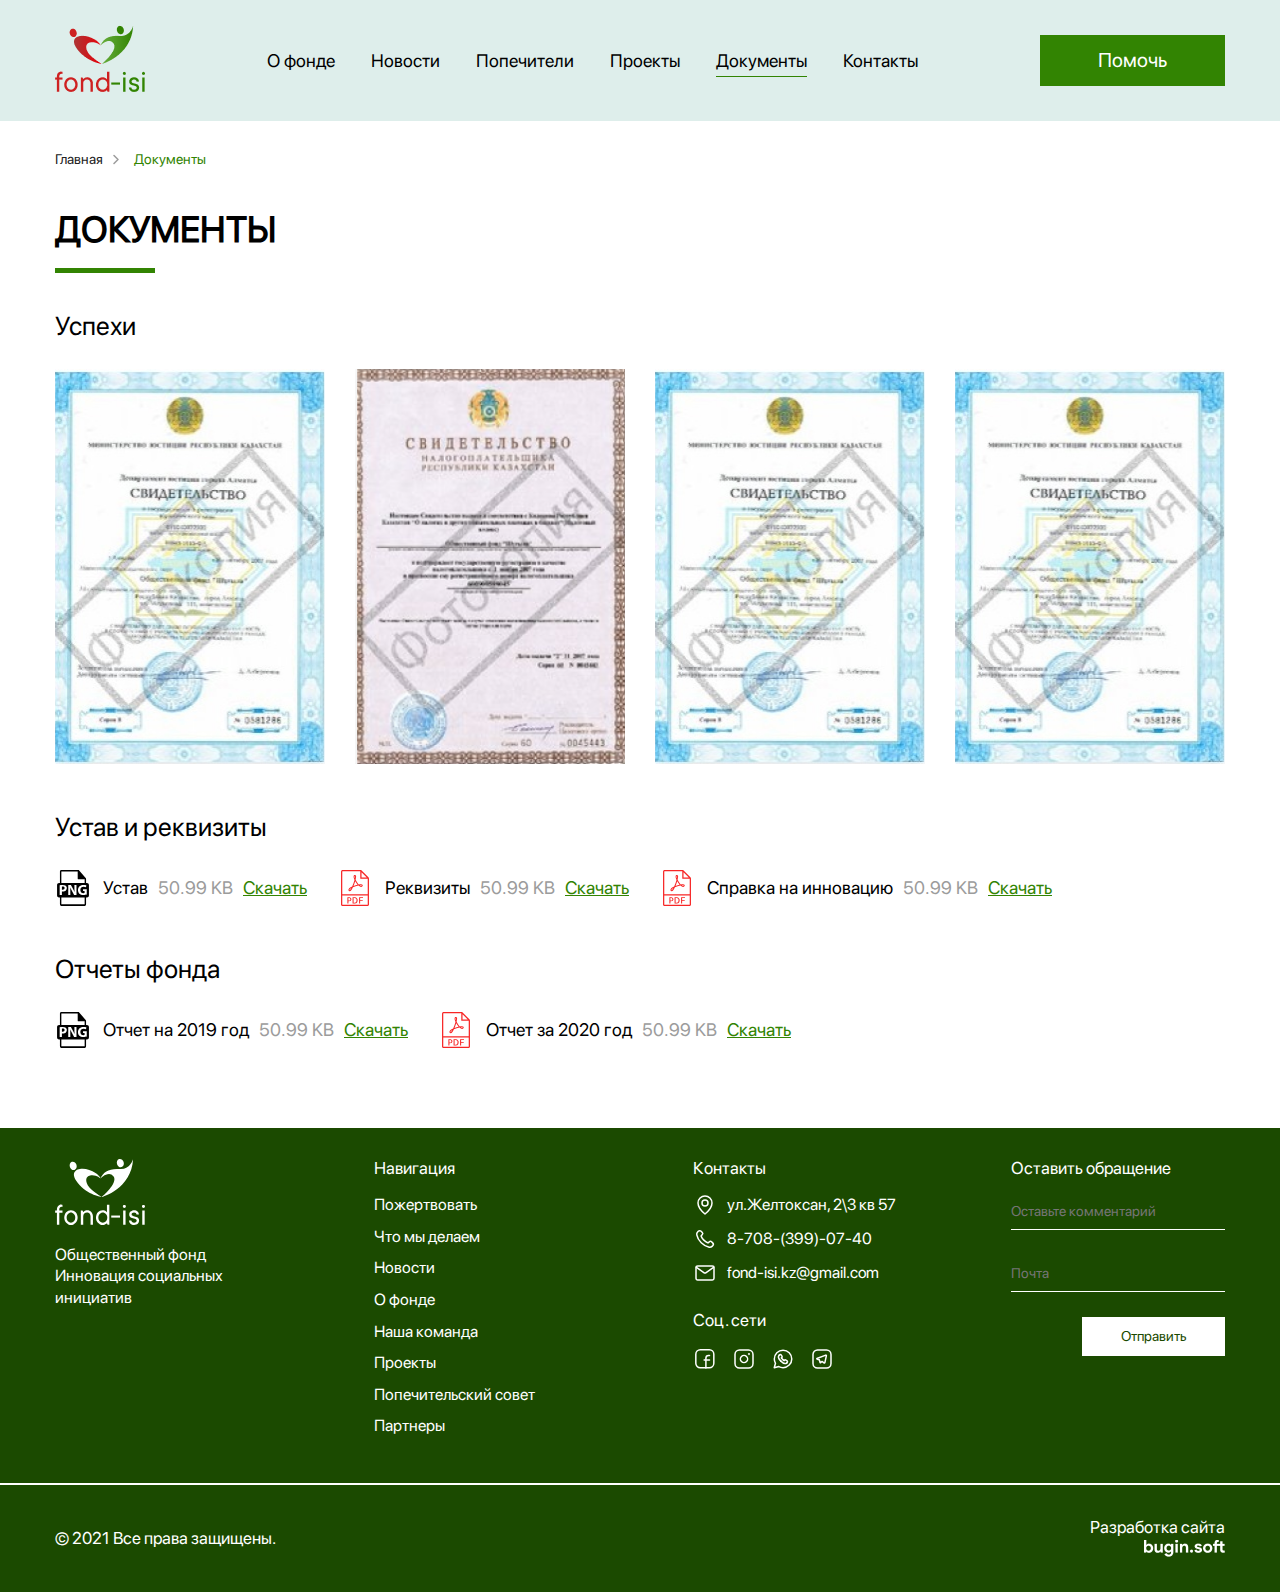
<file: documents.html>
<!DOCTYPE html>
<html lang="en">
<head>
  <meta charset="UTF-8">
  <meta http-equiv="X-UA-Compatible" content="IE=edge">
  <meta name="viewport" content="width=device-width, initial-scale=1.0">
  <link rel="stylesheet" href="css/main.css">
  <link rel="stylesheet" href="https://unpkg.com/swiper/swiper-bundle.min.css"/>
  <link href="https://fonts.googleapis.com/css2?family=Montserrat:ital,wght@0,400;0,500;0,700;1,400;1,500;1,700&display=swap" rel="stylesheet">
  <link rel="shortcut icon" href="img/icons/sapatest-logo-icon.ico" type="image/x-icon">
  <script src="js/jquery-3.6.0.min.js"></script>
  <title>Документы - Fond-isi</title>
</head>
<body>
  <header>
    <div class="container">
      <a href="index.html" class="header__logo">
        <img src="img/icons/logo.png" alt="">
      </a>
      <nav class="header__menu">
        <ul>
          <li><a href="aboutPage.html" class="header__menu_items">О фонде</a></li>
          <li><a href="newsPage.html" class="header__menu_items">Новости</a></li>
          <li><a href="trustees.html" class="header__menu_items">Попечители</a></li>
          <li><a href="projects.html" class="header__menu_items">Проекты</a></li>
          <li><a href="documents.html" class="header__menu_items header_menu_active">Документы</a></li>
          <li><a href="contacts.html" class="header__menu_items">Контакты</a></li>
        </ul>
        <button class="header__button_adap">Помочь</button>
      </nav>
      <button class="header__button">Помочь</button>
      <div class="header__burger">
        <span></span>
      </div>
    </div>
  </header>
  
  <section class="documents">
    <div class="container">
      <div class="container__header">
        <div class="container__header_item">
          <a href="#" class="container__rubric">Главная</a>
          <img src="img/icons/post-arrow-right.svg" alt="">
          <a href="#" class="container__rubric rubric_active">Документы</a>
        </div>
        <h2 class="title">Документы</h2>
        <hr class="container__line">
      </div>
      <div class="documents__success">
        <h2 class="documents__title">Успехи</h2>
        <div class="documents__success_grid">
          <img src="img/Rectangle 78.jpg" alt="">
          <img src="img/Rectangle 78-1.jpg" alt="">
          <img src="img/Rectangle 78.jpg" alt="">
          <img src="img/Rectangle 78.jpg" alt="">
        </div>
      </div>
      <div class="documents__requisites">
        <h2 class="documents__title">Устав и реквизиты</h2>
        <div class="document__content">
          <div class="documents__items">
            <img class="documents__pdf_icon" src="img/icons/pdf-logo-icon.svg" alt="">
            <p>Устав</p>
            <p><span>50.99 KB</span></p>
            <a href="#">Скачать</a>
          </div>
          <div class="documents__items">
            <img class="documents__pdf_icon" src="img/icons/pdf-logo2.svg" alt="">
            <p>Реквизиты</p>
            <p><span>50.99 KB</span></p>
            <a href="#">Скачать</a>
          </div>
          <div class="documents__items">
            <img class="documents__pdf_icon" src="img/icons/pdf-logo2.svg" alt="">
            <p>Справка на инновацию</p>
            <p><span>50.99 KB</span></p>
            <a href="#">Скачать</a>
          </div>
        </div>
      </div>
      <div class="document__reports">
        <h2 class="documents__title">Отчеты фонда</h2>
        <div class="document__content">
          <div class="documents__items">
            <img class="documents__pdf_icon" src="img/icons/pdf-logo-icon.svg" alt="">
            <p>Отчет на 2019 год</p>
            <p><span>50.99 KB</span></p>
            <a href="#">Скачать</a>
          </div>
          <div class="documents__items">
            <img class="documents__pdf_icon" src="img/icons/pdf-logo2.svg" alt="">
            <p>Отчет за 2020 год</p>
            <p><span>50.99 KB</span></p>
            <a href="#">Скачать</a>
          </div>
        </div>
      </div>
    </div>
  </section>
  
  <footer>
    <div class="container">
      <div class="footer__items">
        <a href="index.html" class="footer__logo">
          <img src="img/icons/logo-white.svg" alt="">
        </a>
        <p>Общественный фонд Инновация социальных инициатив</p>
      </div>
      <div class="footer__items">
        <h3 class="footer__title">Навигация</h3>
        <ul class="footer__navigation">
          <li><a href="#">Пожертвовать</a></li>
          <li><a href="#">Что мы делаем</a></li>
          <li><a href="#">Новости</a></li>
          <li><a href="#">О фонде</a></li>
          <li><a href="#">Наша команда</a></li>
          <li><a href="#">Проекты</a></li>
          <li><a href="#">Попечительский совет</a></li>
          <li><a href="#">Партнеры</a></li>
        </ul>
      </div>
      <div class="footer__items">
        <h3 class="footer__title">Контакты</h3>
        <ul class="footer__contacts">
          <li><a href="#">
            <img src="img/icons/location-icon.svg" alt="">
            <p>ул.Желтоксан, 2\3 кв 57</p>
          </a></li>
          <li><a href="tel:87083990740">
            <img src="img/icons/phone-icon.svg" alt="">
            <p>8-708-(399)-07-40</p>
          </a></li>
          <li><a href="mailto:fond-isi.kz@gmail.com">
            <img src="img/icons/mail-icon.svg" alt="">
            <p>fond-isi.kz@gmail.com</p>
          </a></li>
        </ul>
        <h3 class="footer__title">Соц. сети</h3>
        <ul class="footer__social">
          <li><a href="#"><img src="img/icons/fb-icon.svg" alt=""></a></li>
          <li><a href="#"><img src="img/icons/ig-icon.svg" alt=""></a></li>
          <li><a href="#"><img src="img/icons/wa-icon.svg" alt=""></a></li>
          <li><a href="#"><img src="img/icons/tg-icon.svg" alt=""></a></li>
        </ul>
      </div>
      <div class="footer__items">
        <h3 class="footer__title">Оставить обращение</h3>
        <form action="" class="footer__form">
          <input type="text" class="footer__input_comment" placeholder="Оставьте комментарий" required> 
          <input type="email" class="footer__input_email" placeholder="Почта" required>  
          <button class="footer__button">Отправить</button>
        </form>
      </div>
      <!-- <a href="index.html" class="footer__logo">
        <img src="img/icons/logo-white.svg" alt="">
      </a>
      <div class="footer__allrights">
        <p>
          Все права на материалы, размещенные на этом сайте, принадлежат администрации сайта. <br>
          © 2020 SAPAtest
        </p>
      </div>
      <div class="footer__developer">
        <img src="img/icons/logo-developer.svg" alt="">
      </div> -->
    </div>
    <div class="footer__line"></div>
    <div class="container_copy">
      <p>© 2021 Все права защищены.</p>
      <a href="#" class="footer__developer">
        <p>Разработка сайта</p>
        <img src="img/icons/logo-buginsoft.png" alt="">
      </a>
    </div>
  </footer>
  <script src="https://unpkg.com/swiper/swiper-bundle.min.js"></script>
  <script src="js/main.js"></script>
</body>
</html>
</file>
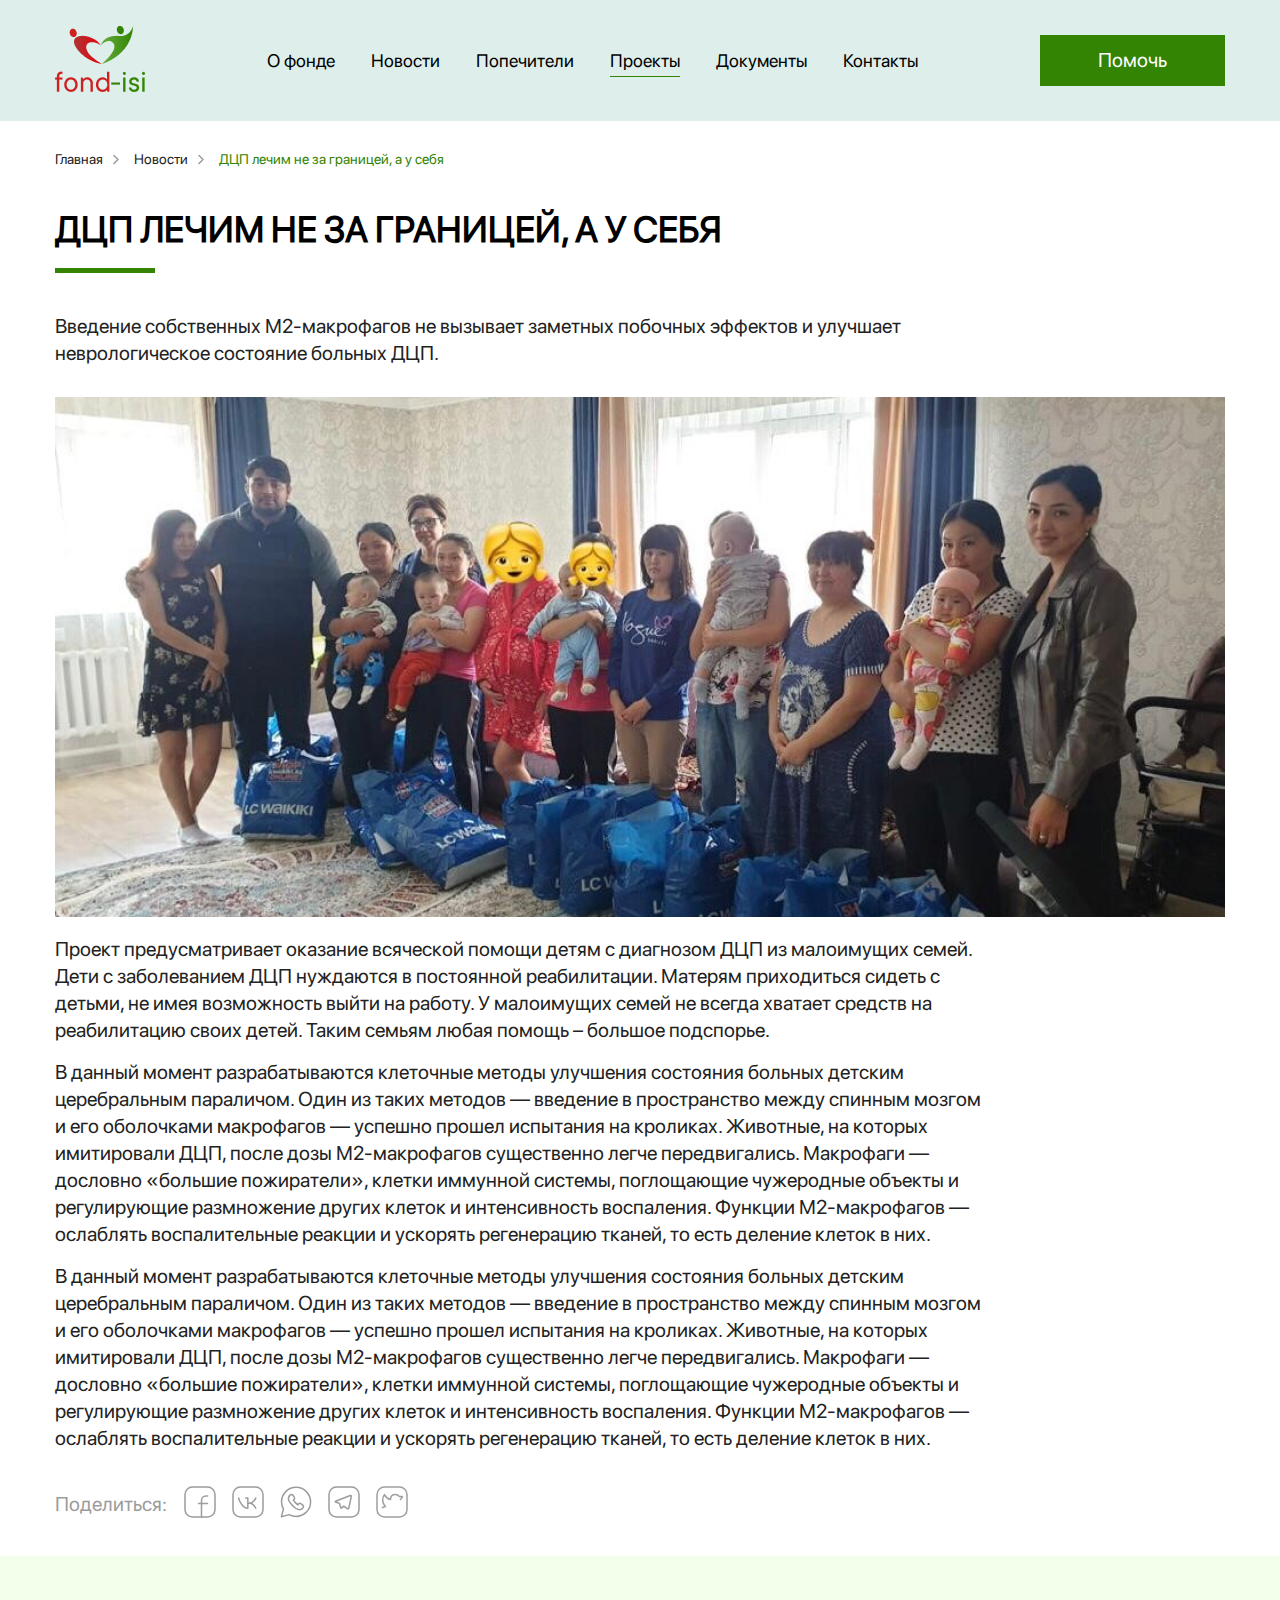
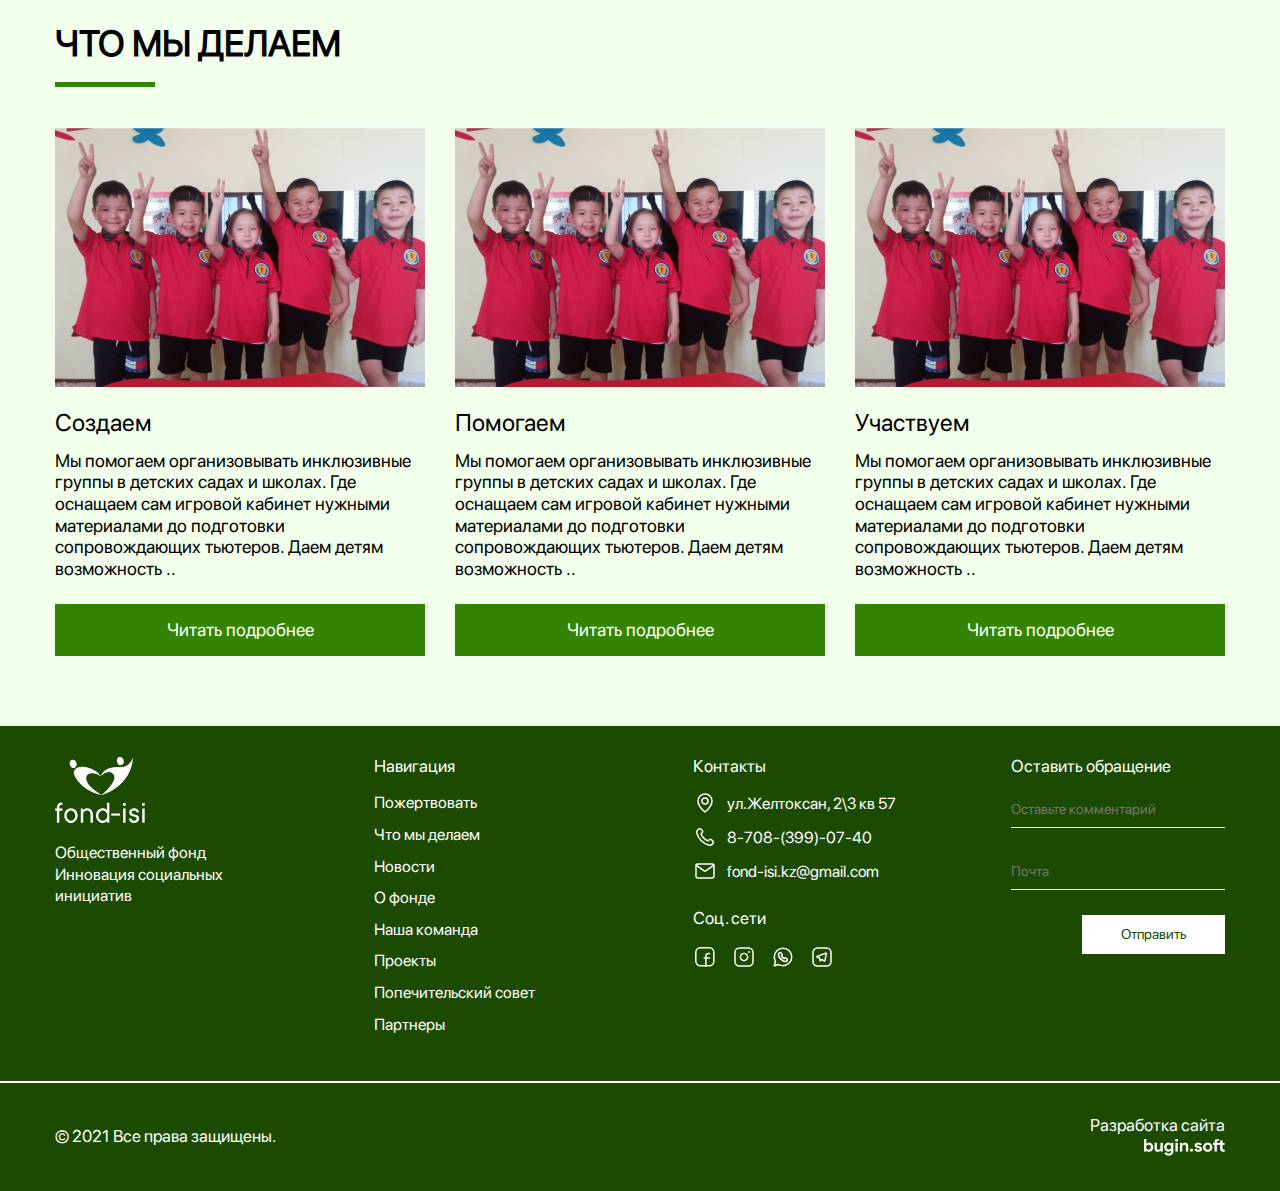
<file: newsInner.html>
<!DOCTYPE html>
<html lang="en">
<head>
  <meta charset="UTF-8">
  <meta http-equiv="X-UA-Compatible" content="IE=edge">
  <meta name="viewport" content="width=device-width, initial-scale=1.0">
  <link rel="stylesheet" href="css/main.css">
  <link rel="stylesheet" href="https://unpkg.com/swiper/swiper-bundle.min.css"/>
  <link href="https://fonts.googleapis.com/css2?family=Montserrat:ital,wght@0,400;0,500;0,700;1,400;1,500;1,700&display=swap" rel="stylesheet">
  <link rel="shortcut icon" href="img/icons/sapatest-logo-icon.ico" type="image/x-icon">
  <script src="js/jquery-3.6.0.min.js"></script>
  <title>ДЦП лечим не за границей, а у себя  - Fond-isi</title>
</head>
<body>
  <header>
    <div class="container">
      <a href="index.html" class="header__logo">
        <img src="img/icons/logo.png" alt="">
      </a>
      <nav class="header__menu">
        <ul>
          <li><a href="aboutPage.html" class="header__menu_items">О фонде</a></li>
          <li><a href="newsPage.html" class="header__menu_items">Новости</a></li>
          <li><a href="trustees.html" class="header__menu_items">Попечители</a></li>
          <li><a href="projects.html" class="header__menu_items header_menu_active">Проекты</a></li>
          <li><a href="documents.html" class="header__menu_items">Документы</a></li>
          <li><a href="contacts.html" class="header__menu_items">Контакты</a></li>
        </ul>
        <button class="header__button_adap">Помочь</button>
      </nav>
      <button class="header__button">Помочь</button>
      <div class="header__burger">
        <span></span>
      </div>
    </div>
  </header>
  
  <section class="newsInner">
    <div class="container">
      <div class="container__header">
        <div class="container__header_item">
          <a href="#" class="container__rubric">Главная</a>
          <img src="img/icons/post-arrow-right.svg" alt="">
          <a href="#" class="container__rubric">Новости</a>
          <img src="img/icons/post-arrow-right.svg" alt="">
          <a href="#" class="container__rubric rubric_active">ДЦП лечим не за границей, а у себя </a>
        </div>
        <h2 class="title">ДЦП лечим не за границей, а у себя </h2>
        <hr class="container__line">
      </div>
      <div class="newsInner__content">
        <div class="newsInner__content_text_img">
          <p>Введение собственных М2-макрофагов не вызывает заметных побочных эффектов и улучшает неврологическое состояние больных ДЦП.</p>
          <img src="img/Rectangle 83.jpg" alt="">
          <p>Проект предусматривает оказание всяческой помощи детям с диагнозом ДЦП из малоимущих семей. Дети с заболеванием ДЦП нуждаются в постоянной реабилитации. Матерям приходиться сидеть с детьми, не имея возможность выйти на работу. У малоимущих семей не всегда хватает средств на реабилитацию своих детей. Таким семьям любая помощь – большое подспорье.</p>
          <p>В данный момент разрабатываются клеточные методы улучшения состояния больных детским церебральным параличом. Один из таких методов — введение в пространство между спинным мозгом и его оболочками макрофагов — успешно прошел испытания на кроликах. Животные, на которых имитировали ДЦП, после дозы М2-макрофагов существенно легче передвигались. Макрофаги — дословно «большие пожиратели», клетки иммунной системы, поглощающие чужеродные объекты и регулирующие размножение других клеток и интенсивность воспаления. Функции М2-макрофагов — ослаблять воспалительные реакции и ускорять регенерацию тканей, то есть деление клеток в них.</p>
          <p>В данный момент разрабатываются клеточные методы улучшения состояния больных детским церебральным параличом. Один из таких методов — введение в пространство между спинным мозгом и его оболочками макрофагов — успешно прошел испытания на кроликах. Животные, на которых имитировали ДЦП, после дозы М2-макрофагов существенно легче передвигались. Макрофаги — дословно «большие пожиратели», клетки иммунной системы, поглощающие чужеродные объекты и регулирующие размножение других клеток и интенсивность воспаления. Функции М2-макрофагов — ослаблять воспалительные реакции и ускорять регенерацию тканей, то есть деление клеток в них.</p>
        </div>
        <div class="newsInner__content_share">
          <p>Поделиться:</p>
          <div class="newsInner__content_social">
            <a href="#"><img src="img/icons/fb-icon-gray.svg" alt=""></a>
            <a href="#"><img src="img/icons/vk-icon-gray.svg" alt=""></a>
            <a href="#"><img src="img/icons/wa-icon-gray.svg" alt=""></a>
            <a href="#"><img src="img/icons/tg-icon-gray.svg" alt=""></a>
            <a href="#"><img src="img/icons/tw-icon-gray.svg" alt=""></a>
          </div>
        </div>
      </div>
    </div>
  </section>

  <section class="action">
    <div class="container">
      <div class="container__header">
        <h2 class="title">Что мы делаем</h2>
        <hr class="container__line">
      </div>
      <div class="action__content">
        <div class="action__items">
          <div class="action__content_block">
            <div class="action__img_block">
              <img src="img/action-img.jpg" alt="">
            </div>
            <div class="action__text_block">
              <h3 class="action__items_title">Создаем</h3>
              <h4 class="action__items_subtitle">
                Мы помогаем организовывать инклюзивные группы в детских садах и школах. Где оснащаем сам игровой кабинет нужными материалами до подготовки сопровождающих тьютеров. Даем детям возможность ..
              </h4>
            </div>
          </div>
          <button class="action__button">Читать подробнее</button>
        </div>
        <div class="action__items">
          <div class="action__content_block">
            <div class="action__img_block">
              <img src="img/action-img.jpg" alt="">
            </div>
            <div class="action__text_block">
              <h3 class="action__items_title">Помогаем</h3>
              <h4 class="action__items_subtitle">
                Мы помогаем организовывать инклюзивные группы в детских садах и школах. Где оснащаем сам игровой кабинет нужными материалами до подготовки сопровождающих тьютеров. Даем детям возможность ..
              </h4>
            </div>
          </div>
          <button class="action__button">Читать подробнее</button>
        </div>
        <div class="action__items">
          <div class="action__content_block">
            <div class="action__img_block">
              <img src="img/action-img.jpg" alt="">
            </div>
            <div class="action__text_block">
              <h3 class="action__items_title">Участвуем</h3>
              <h4 class="action__items_subtitle">
                Мы помогаем организовывать инклюзивные группы в детских садах и школах. Где оснащаем сам игровой кабинет нужными материалами до подготовки сопровождающих тьютеров. Даем детям возможность ..
              </h4>
            </div>
          </div>
          <button class="action__button">Читать подробнее</button>
        </div>
      </div>
    </div>
  </section>
  
  <footer>
    <div class="container">
      <div class="footer__items">
        <a href="index.html" class="footer__logo">
          <img src="img/icons/logo-white.svg" alt="">
        </a>
        <p>Общественный фонд Инновация социальных инициатив</p>
      </div>
      <div class="footer__items">
        <h3 class="footer__title">Навигация</h3>
        <ul class="footer__navigation">
          <li><a href="#">Пожертвовать</a></li>
          <li><a href="#">Что мы делаем</a></li>
          <li><a href="#">Новости</a></li>
          <li><a href="#">О фонде</a></li>
          <li><a href="#">Наша команда</a></li>
          <li><a href="#">Проекты</a></li>
          <li><a href="#">Попечительский совет</a></li>
          <li><a href="#">Партнеры</a></li>
        </ul>
      </div>
      <div class="footer__items">
        <h3 class="footer__title">Контакты</h3>
        <ul class="footer__contacts">
          <li><a href="#">
            <img src="img/icons/location-icon.svg" alt="">
            <p>ул.Желтоксан, 2\3 кв 57</p>
          </a></li>
          <li><a href="tel:87083990740">
            <img src="img/icons/phone-icon.svg" alt="">
            <p>8-708-(399)-07-40</p>
          </a></li>
          <li><a href="mailto:fond-isi.kz@gmail.com">
            <img src="img/icons/mail-icon.svg" alt="">
            <p>fond-isi.kz@gmail.com</p>
          </a></li>
        </ul>
        <h3 class="footer__title">Соц. сети</h3>
        <ul class="footer__social">
          <li><a href="#"><img src="img/icons/fb-icon.svg" alt=""></a></li>
          <li><a href="#"><img src="img/icons/ig-icon.svg" alt=""></a></li>
          <li><a href="#"><img src="img/icons/wa-icon.svg" alt=""></a></li>
          <li><a href="#"><img src="img/icons/tg-icon.svg" alt=""></a></li>
        </ul>
      </div>
      <div class="footer__items">
        <h3 class="footer__title">Оставить обращение</h3>
        <form action="" class="footer__form">
          <input type="text" class="footer__input_comment" placeholder="Оставьте комментарий" required> 
          <input type="email" class="footer__input_email" placeholder="Почта" required>  
          <button class="footer__button">Отправить</button>
        </form>
      </div>
      <!-- <a href="index.html" class="footer__logo">
        <img src="img/icons/logo-white.svg" alt="">
      </a>
      <div class="footer__allrights">
        <p>
          Все права на материалы, размещенные на этом сайте, принадлежат администрации сайта. <br>
          © 2020 SAPAtest
        </p>
      </div>
      <div class="footer__developer">
        <img src="img/icons/logo-developer.svg" alt="">
      </div> -->
    </div>
    <div class="footer__line"></div>
    <div class="container_copy">
      <p>© 2021 Все права защищены.</p>
      <a href="#" class="footer__developer">
        <p>Разработка сайта</p>
        <img src="img/icons/logo-buginsoft.png" alt="">
      </a>
    </div>
  </footer>
  <script src="https://unpkg.com/swiper/swiper-bundle.min.js"></script>
  <script src="js/main.js"></script>
</body>
</html>
</file>
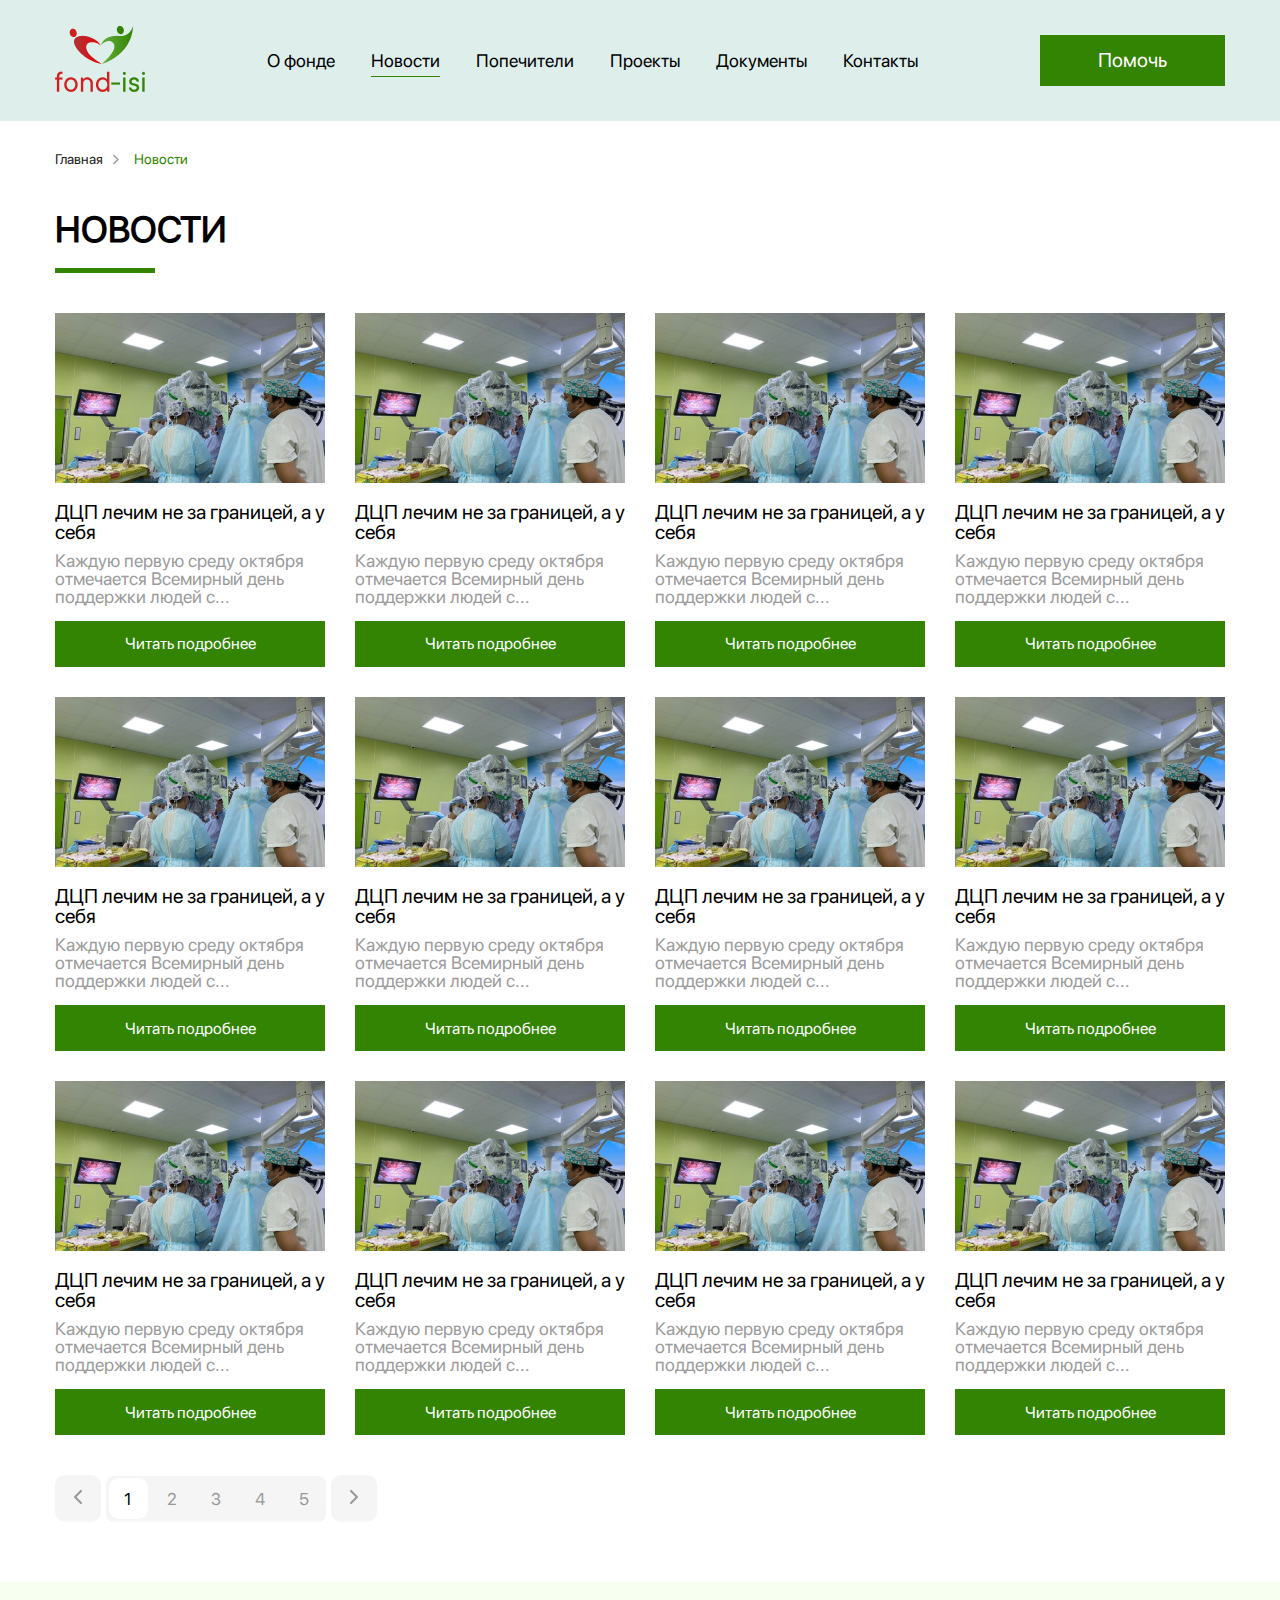
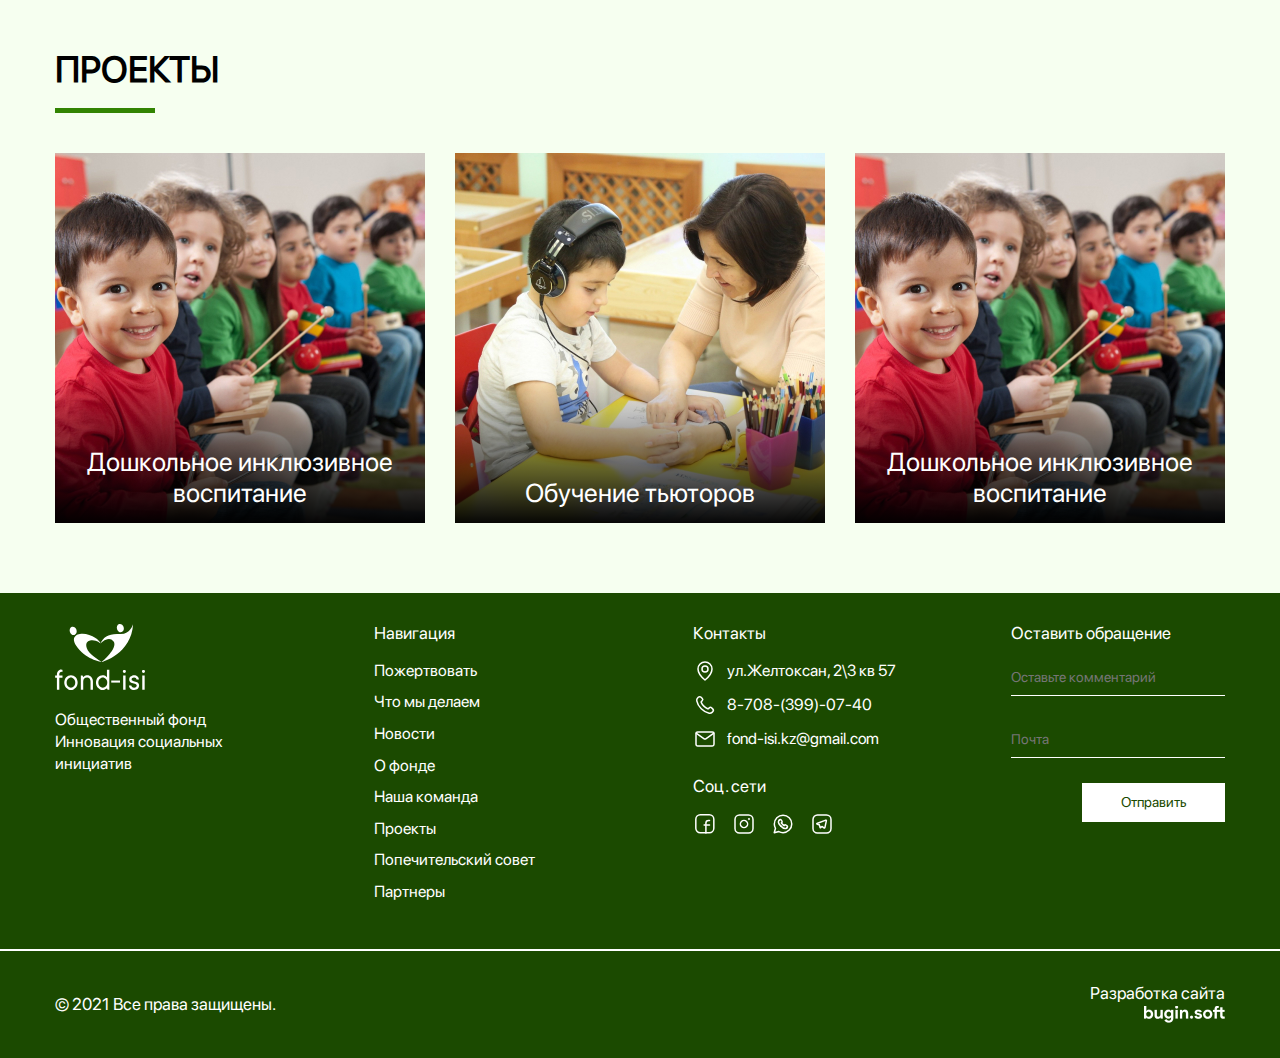
<file: newsPage.html>
<!DOCTYPE html>
<html lang="en">
<head>
  <meta charset="UTF-8">
  <meta http-equiv="X-UA-Compatible" content="IE=edge">
  <meta name="viewport" content="width=device-width, initial-scale=1.0">
  <link rel="stylesheet" href="css/main.css">
  <link rel="stylesheet" href="https://unpkg.com/swiper/swiper-bundle.min.css"/>
  <link href="https://fonts.googleapis.com/css2?family=Montserrat:ital,wght@0,400;0,500;0,700;1,400;1,500;1,700&display=swap" rel="stylesheet">
  <link rel="shortcut icon" href="img/icons/sapatest-logo-icon.ico" type="image/x-icon">
  <script src="js/jquery-3.6.0.min.js"></script>
  <title>Новости - Fond-isi</title>
</head>
<body>
  <header>
    <div class="container">
      <a href="index.html" class="header__logo">
        <img src="img/icons/logo.png" alt="">
      </a>
      <nav class="header__menu">
        <ul>
          <li><a href="aboutPage.html" class="header__menu_items">О фонде</a></li>
          <li><a href="newsPage.html" class="header__menu_items header_menu_active">Новости</a></li>
          <li><a href="trustees.html" class="header__menu_items">Попечители</a></li>
          <li><a href="projects.html" class="header__menu_items">Проекты</a></li>
          <li><a href="documents.html" class="header__menu_items">Документы</a></li>
          <li><a href="contacts.html" class="header__menu_items">Контакты</a></li>
        </ul>
        <button class="header__button_adap">Помочь</button>
      </nav>
      <button class="header__button">Помочь</button>
      <div class="header__burger">
        <span></span>
      </div>
    </div>
  </header>
  
  <section class="newsPage">
    <div class="container">
      <div class="container__header">
        <div class="container__header_item">
          <a href="#" class="container__rubric">Главная</a>
          <img src="img/icons/post-arrow-right.svg" alt="">
          <a href="#" class="container__rubric rubric_active">Новости</a>
        </div>
        <h2 class="title">Новости</h2>
        <hr class="container__line">
      </div>
      <div class="newsPage__content">
        <div class="newsPage__content_grid">
          <div class="newsPage__content_items">
            <div class="newsPage__content_block">
              <div class="newsPage__img_block">
                <img src="img/news-img1.jpg" alt="">
              </div>
              <div class="newsPage__text_block">
                <h3 class="newsPage__items_title">
                  ДЦП лечим не за границей, а у себя
                </h3>
                <h4 class="newsPage__items_subtitle">
                  Каждую первую среду октября отмечается Всемирный день поддержки людей с...
                </h4>
              </div>
            </div>
            <button class="newsPage__button">Читать подробнее</button>
          </div>
          <div class="newsPage__content_items">
            <div class="newsPage__content_block">
              <div class="newsPage__img_block">
                <img src="img/news-img1.jpg" alt="">
              </div>
              <div class="newsPage__text_block">
                <h3 class="newsPage__items_title">
                  ДЦП лечим не за границей, а у себя
                </h3>
                <h4 class="newsPage__items_subtitle">
                  Каждую первую среду октября отмечается Всемирный день поддержки людей с...
                </h4>
              </div>
            </div>
            <button class="newsPage__button">Читать подробнее</button>
          </div>
          <div class="newsPage__content_items">
            <div class="newsPage__content_block">
              <div class="newsPage__img_block">
                <img src="img/news-img1.jpg" alt="">
              </div>
              <div class="newsPage__text_block">
                <h3 class="newsPage__items_title">
                  ДЦП лечим не за границей, а у себя
                </h3>
                <h4 class="newsPage__items_subtitle">
                  Каждую первую среду октября отмечается Всемирный день поддержки людей с...
                </h4>
              </div>
            </div>
            <button class="newsPage__button">Читать подробнее</button>
          </div>
          <div class="newsPage__content_items">
            <div class="newsPage__content_block">
              <div class="newsPage__img_block">
                <img src="img/news-img1.jpg" alt="">
              </div>
              <div class="newsPage__text_block">
                <h3 class="newsPage__items_title">
                  ДЦП лечим не за границей, а у себя
                </h3>
                <h4 class="newsPage__items_subtitle">
                  Каждую первую среду октября отмечается Всемирный день поддержки людей с...
                </h4>
              </div>
            </div>
            <button class="newsPage__button">Читать подробнее</button>
          </div>
          <div class="newsPage__content_items">
            <div class="newsPage__content_block">
              <div class="newsPage__img_block">
                <img src="img/news-img1.jpg" alt="">
              </div>
              <div class="newsPage__text_block">
                <h3 class="newsPage__items_title">
                  ДЦП лечим не за границей, а у себя
                </h3>
                <h4 class="newsPage__items_subtitle">
                  Каждую первую среду октября отмечается Всемирный день поддержки людей с...
                </h4>
              </div>
            </div>
            <button class="newsPage__button">Читать подробнее</button>
          </div>
          <div class="newsPage__content_items">
            <div class="newsPage__content_block">
              <div class="newsPage__img_block">
                <img src="img/news-img1.jpg" alt="">
              </div>
              <div class="newsPage__text_block">
                <h3 class="newsPage__items_title">
                  ДЦП лечим не за границей, а у себя
                </h3>
                <h4 class="newsPage__items_subtitle">
                  Каждую первую среду октября отмечается Всемирный день поддержки людей с...
                </h4>
              </div>
            </div>
            <button class="newsPage__button">Читать подробнее</button>
          </div>
          <div class="newsPage__content_items">
            <div class="newsPage__content_block">
              <div class="newsPage__img_block">
                <img src="img/news-img1.jpg" alt="">
              </div>
              <div class="newsPage__text_block">
                <h3 class="newsPage__items_title">
                  ДЦП лечим не за границей, а у себя
                </h3>
                <h4 class="newsPage__items_subtitle">
                  Каждую первую среду октября отмечается Всемирный день поддержки людей с...
                </h4>
              </div>
            </div>
            <button class="newsPage__button">Читать подробнее</button>
          </div>
          <div class="newsPage__content_items">
            <div class="newsPage__content_block">
              <div class="newsPage__img_block">
                <img src="img/news-img1.jpg" alt="">
              </div>
              <div class="newsPage__text_block">
                <h3 class="newsPage__items_title">
                  ДЦП лечим не за границей, а у себя
                </h3>
                <h4 class="newsPage__items_subtitle">
                  Каждую первую среду октября отмечается Всемирный день поддержки людей с...
                </h4>
              </div>
            </div>
            <button class="newsPage__button">Читать подробнее</button>
          </div>
          <div class="newsPage__content_items">
            <div class="newsPage__content_block">
              <div class="newsPage__img_block">
                <img src="img/news-img1.jpg" alt="">
              </div>
              <div class="newsPage__text_block">
                <h3 class="newsPage__items_title">
                  ДЦП лечим не за границей, а у себя
                </h3>
                <h4 class="newsPage__items_subtitle">
                  Каждую первую среду октября отмечается Всемирный день поддержки людей с...
                </h4>
              </div>
            </div>
            <button class="newsPage__button">Читать подробнее</button>
          </div>
          <div class="newsPage__content_items">
            <div class="newsPage__content_block">
              <div class="newsPage__img_block">
                <img src="img/news-img1.jpg" alt="">
              </div>
              <div class="newsPage__text_block">
                <h3 class="newsPage__items_title">
                  ДЦП лечим не за границей, а у себя
                </h3>
                <h4 class="newsPage__items_subtitle">
                  Каждую первую среду октября отмечается Всемирный день поддержки людей с...
                </h4>
              </div>
            </div>
            <button class="newsPage__button">Читать подробнее</button>
          </div>
          <div class="newsPage__content_items">
            <div class="newsPage__content_block">
              <div class="newsPage__img_block">
                <img src="img/news-img1.jpg" alt="">
              </div>
              <div class="newsPage__text_block">
                <h3 class="newsPage__items_title">
                  ДЦП лечим не за границей, а у себя
                </h3>
                <h4 class="newsPage__items_subtitle">
                  Каждую первую среду октября отмечается Всемирный день поддержки людей с...
                </h4>
              </div>
            </div>
            <button class="newsPage__button">Читать подробнее</button>
          </div>
          <div class="newsPage__content_items">
            <div class="newsPage__content_block">
              <div class="newsPage__img_block">
                <img src="img/news-img1.jpg" alt="">
              </div>
              <div class="newsPage__text_block">
                <h3 class="newsPage__items_title">
                  ДЦП лечим не за границей, а у себя
                </h3>
                <h4 class="newsPage__items_subtitle">
                  Каждую первую среду октября отмечается Всемирный день поддержки людей с...
                </h4>
              </div>
            </div>
            <button class="newsPage__button">Читать подробнее</button>
          </div>
        </div>
        <div class="newsPage__pageNumber">
          <a href="#" class="newsPage__leftBtn">
            <svg class="newsPage__btn_svg" width="8" height="14" viewBox="0 0 8 14" fill="none" xmlns="http://www.w3.org/2000/svg">
              <path class="newsPage__btn_path" d="M7 1L1 7L7 13" stroke="#999999" stroke-width="2" stroke-linecap="round" stroke-linejoin="round"/>
              </svg>              
          </a>
          <div class="newsPage__pageNumber_count" id="newsPage__count">
            <a href="#" class="newsPage__pageNumber_items pageNumber_active">1</a>
            <a href="#" class="newsPage__pageNumber_items">2</a>
            <a href="#" class="newsPage__pageNumber_items">3</a>
            <a href="#" class="newsPage__pageNumber_items">4</a>
            <a href="#" class="newsPage__pageNumber_items">5</a>
          </div>
          <a href="#" class="newsPage__rightBtn">
            <svg width="8" height="14" viewBox="0 0 8 14" fill="none" xmlns="http://www.w3.org/2000/svg">
              <path d="M1 1L7 7L1 13" stroke="#999999" stroke-width="2" stroke-linecap="round" stroke-linejoin="round"/>
              </svg>      
          </a>
        </div>
      </div>
    </div>
  </section>
  
  <section class="projects">
    <div class="container">
      <div class="container__header">
        <h2 class="title">Проекты</h2>
        <hr class="container__line">
      </div>
      <div class="projects__content">
        <a href="#" class="projects__items">
          <img src="img/projects-img1.jpg" alt="">
          <p>Дошкольное 
            инклюзивное воспитание
          </p>
        </a>
        <a href="#" class="projects__items">
          <img src="img/projects-img2.jpg" alt="">
          <p>Обучение тьюторов
          </p>
        </a>
        <a href="#" class="projects__items">
          <img src="img/projects-img1.jpg" alt="">
          <p>Дошкольное 
            инклюзивное воспитание
          </p>
        </a>
      </div>
    </div>
  </section>

  <footer>
    <div class="container">
      <div class="footer__items">
        <a href="index.html" class="footer__logo">
          <img src="img/icons/logo-white.svg" alt="">
        </a>
        <p>Общественный фонд Инновация социальных инициатив</p>
      </div>
      <div class="footer__items">
        <h3 class="footer__title">Навигация</h3>
        <ul class="footer__navigation">
          <li><a href="#">Пожертвовать</a></li>
          <li><a href="#">Что мы делаем</a></li>
          <li><a href="#">Новости</a></li>
          <li><a href="#">О фонде</a></li>
          <li><a href="#">Наша команда</a></li>
          <li><a href="#">Проекты</a></li>
          <li><a href="#">Попечительский совет</a></li>
          <li><a href="#">Партнеры</a></li>
        </ul>
      </div>
      <div class="footer__items">
        <h3 class="footer__title">Контакты</h3>
        <ul class="footer__contacts">
          <li><a href="#">
            <img src="img/icons/location-icon.svg" alt="">
            <p>ул.Желтоксан, 2\3 кв 57</p>
          </a></li>
          <li><a href="tel:87083990740">
            <img src="img/icons/phone-icon.svg" alt="">
            <p>8-708-(399)-07-40</p>
          </a></li>
          <li><a href="mailto:fond-isi.kz@gmail.com">
            <img src="img/icons/mail-icon.svg" alt="">
            <p>fond-isi.kz@gmail.com</p>
          </a></li>
        </ul>
        <h3 class="footer__title">Соц. сети</h3>
        <ul class="footer__social">
          <li><a href="#"><img src="img/icons/fb-icon.svg" alt=""></a></li>
          <li><a href="#"><img src="img/icons/ig-icon.svg" alt=""></a></li>
          <li><a href="#"><img src="img/icons/wa-icon.svg" alt=""></a></li>
          <li><a href="#"><img src="img/icons/tg-icon.svg" alt=""></a></li>
        </ul>
      </div>
      <div class="footer__items">
        <h3 class="footer__title">Оставить обращение</h3>
        <form action="" class="footer__form">
          <input type="text" class="footer__input_comment" placeholder="Оставьте комментарий" required> 
          <input type="email" class="footer__input_email" placeholder="Почта" required>  
          <button class="footer__button">Отправить</button>
        </form>
      </div>
    </div>
    <div class="footer__line"></div>
    <div class="container_copy">
      <p>© 2021 Все права защищены.</p>
      <a href="#" class="footer__developer">
        <p>Разработка сайта</p>
        <img src="img/icons/logo-buginsoft.png" alt="">
      </a>
    </div>
  </footer>
  <script src="https://unpkg.com/swiper/swiper-bundle.min.js"></script>
  <script src="js/main.js"></script>
</body>
</html>
</file>
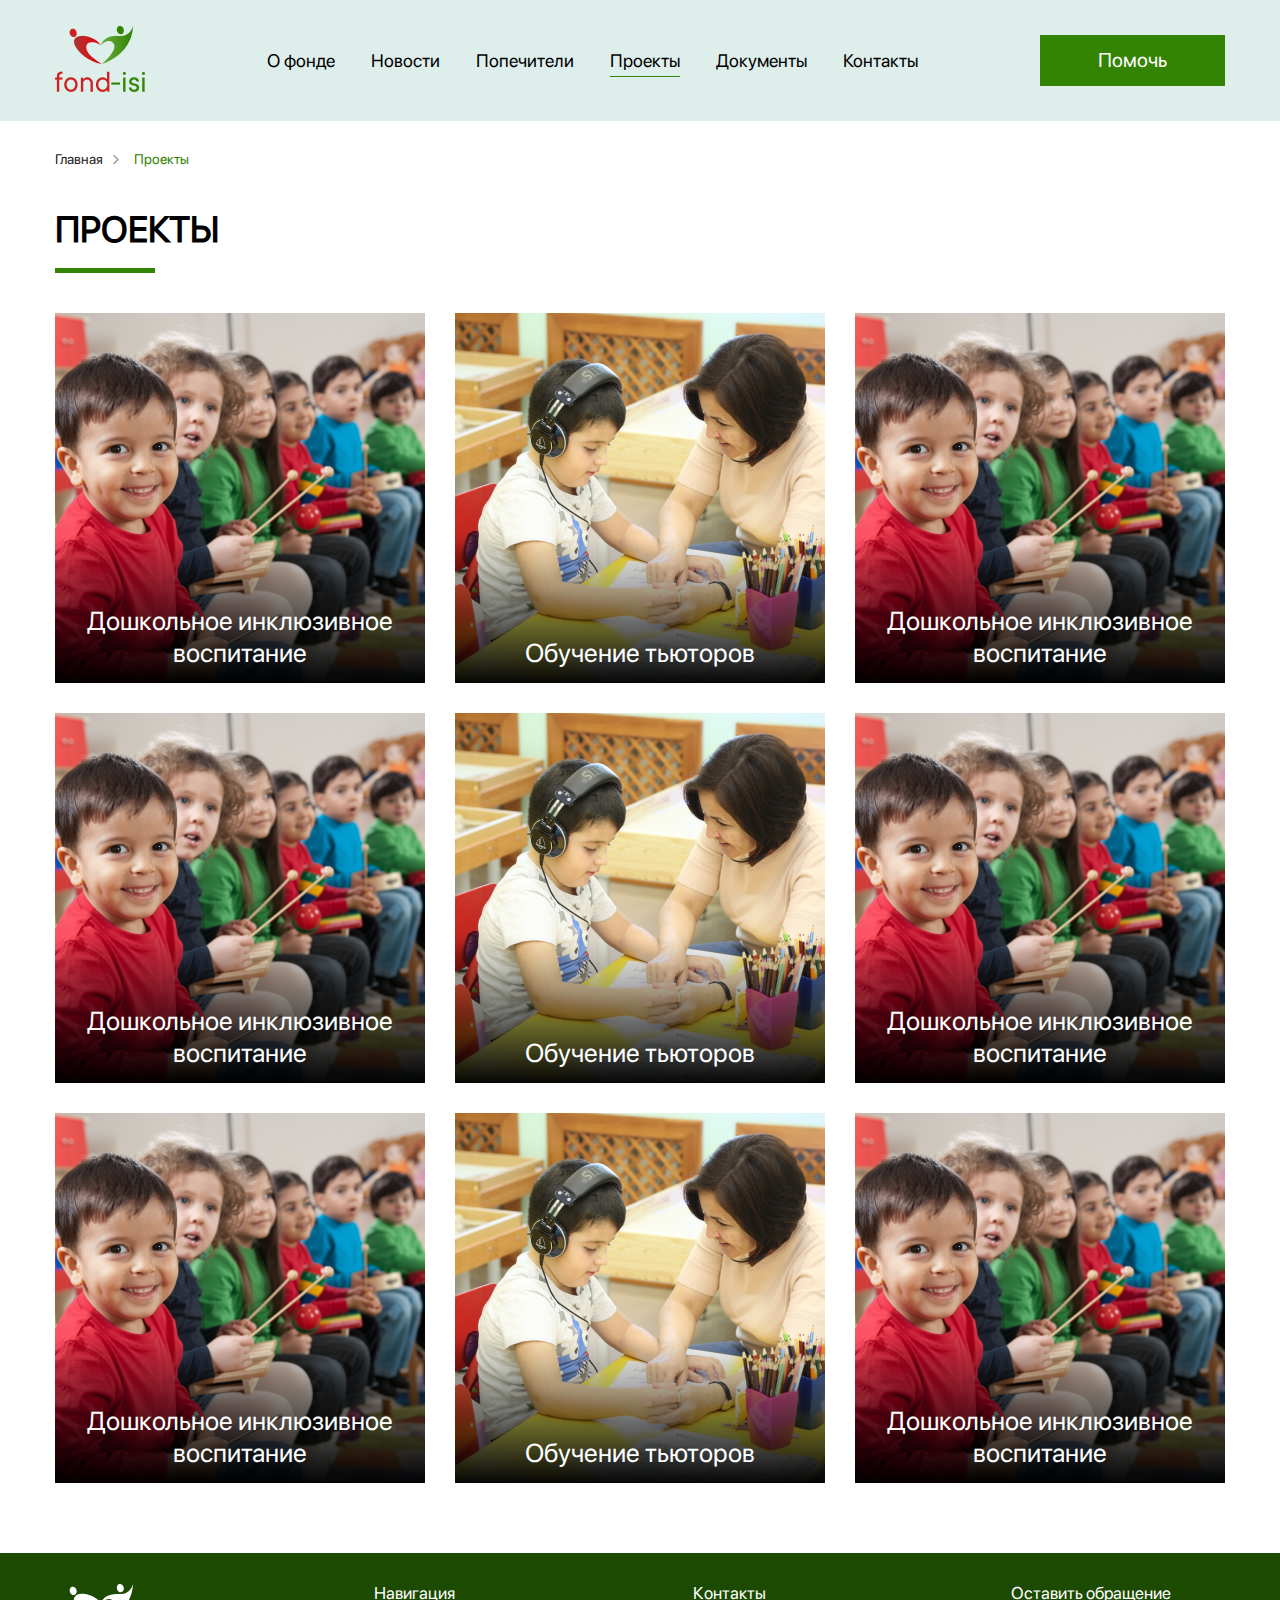
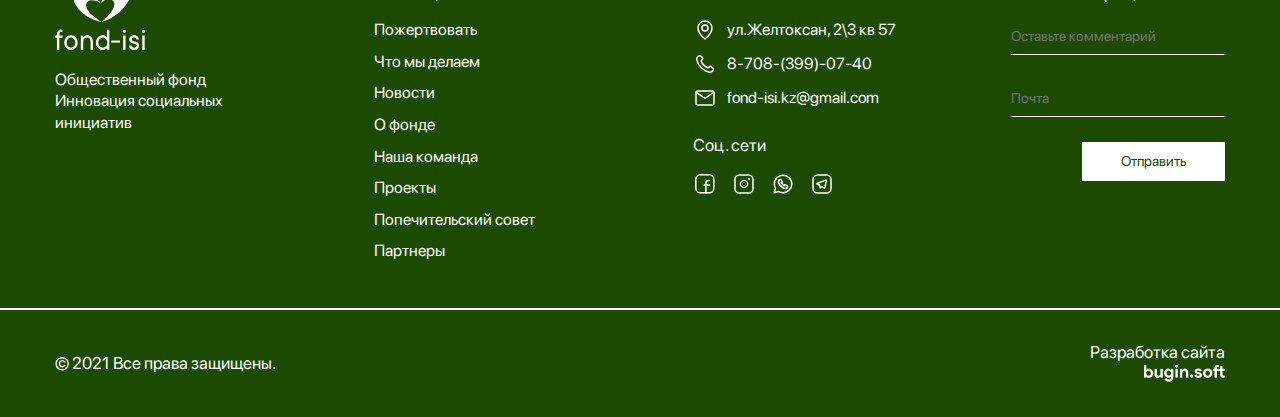
<file: projects.html>
<!DOCTYPE html>
<html lang="en">
<head>
  <meta charset="UTF-8">
  <meta http-equiv="X-UA-Compatible" content="IE=edge">
  <meta name="viewport" content="width=device-width, initial-scale=1.0">
  <link rel="stylesheet" href="css/main.css">
  <link rel="stylesheet" href="https://unpkg.com/swiper/swiper-bundle.min.css"/>
  <link href="https://fonts.googleapis.com/css2?family=Montserrat:ital,wght@0,400;0,500;0,700;1,400;1,500;1,700&display=swap" rel="stylesheet">
  <link rel="shortcut icon" href="img/icons/sapatest-logo-icon.ico" type="image/x-icon">
  <script src="js/jquery-3.6.0.min.js"></script>
  <title>Проекты - Fond-isi</title>
</head>
<body>
  <header>
    <div class="container">
      <a href="index.html" class="header__logo">
        <img src="img/icons/logo.png" alt="">
      </a>
      <nav class="header__menu">
        <ul>
          <li><a href="aboutPage.html" class="header__menu_items">О фонде</a></li>
          <li><a href="newsPage.html" class="header__menu_items">Новости</a></li>
          <li><a href="trustees.html" class="header__menu_items">Попечители</a></li>
          <li><a href="projects.html" class="header__menu_items header_menu_active">Проекты</a></li>
          <li><a href="documents.html" class="header__menu_items">Документы</a></li>
          <li><a href="contacts.html" class="header__menu_items">Контакты</a></li>
        </ul>
        <button class="header__button_adap">Помочь</button>
      </nav>
      <button class="header__button">Помочь</button>
      <div class="header__burger">
        <span></span>
      </div>
    </div>
  </header>
  
  <section class="projectsPage">
    <div class="container">
      <div class="container__header">
        <div class="container__header_item">
          <a href="#" class="container__rubric">Главная</a>
          <img src="img/icons/post-arrow-right.svg" alt="">
          <a href="#" class="container__rubric rubric_active">Проекты</a>
        </div>
        <h2 class="title">Проекты</h2>
        <hr class="container__line">
      </div>
      <div class="projectsPage__content">
        <a href="#" class="projectsPage__items">
          <img src="img/projects-img1.jpg" alt="">
          <p>Дошкольное 
            инклюзивное воспитание
          </p>
        </a>
        <a href="#" class="projectsPage__items">
          <img src="img/projects-img2.jpg" alt="">
          <p>Обучение тьюторов
          </p>
        </a>
        <a href="#" class="projectsPage__items">
          <img src="img/projects-img1.jpg" alt="">
          <p>Дошкольное 
            инклюзивное воспитание
          </p>
        </a>
        <a href="#" class="projectsPage__items">
          <img src="img/projects-img1.jpg" alt="">
          <p>Дошкольное 
            инклюзивное воспитание
          </p>
        </a>
        <a href="#" class="projectsPage__items">
          <img src="img/projects-img2.jpg" alt="">
          <p>Обучение тьюторов
          </p>
        </a>
        <a href="#" class="projectsPage__items">
          <img src="img/projects-img1.jpg" alt="">
          <p>Дошкольное 
            инклюзивное воспитание
          </p>
        </a>
        <a href="#" class="projectsPage__items">
          <img src="img/projects-img1.jpg" alt="">
          <p>Дошкольное 
            инклюзивное воспитание
          </p>
        </a>
        <a href="#" class="projectsPage__items">
          <img src="img/projects-img2.jpg" alt="">
          <p>Обучение тьюторов
          </p>
        </a>
        <a href="#" class="projectsPage__items">
          <img src="img/projects-img1.jpg" alt="">
          <p>Дошкольное 
            инклюзивное воспитание
          </p>
        </a>
      </div>
    </div>
  </section>
  
  <footer>
    <div class="container">
      <div class="footer__items">
        <a href="index.html" class="footer__logo">
          <img src="img/icons/logo-white.svg" alt="">
        </a>
        <p>Общественный фонд Инновация социальных инициатив</p>
      </div>
      <div class="footer__items">
        <h3 class="footer__title">Навигация</h3>
        <ul class="footer__navigation">
          <li><a href="#">Пожертвовать</a></li>
          <li><a href="#">Что мы делаем</a></li>
          <li><a href="#">Новости</a></li>
          <li><a href="#">О фонде</a></li>
          <li><a href="#">Наша команда</a></li>
          <li><a href="#">Проекты</a></li>
          <li><a href="#">Попечительский совет</a></li>
          <li><a href="#">Партнеры</a></li>
        </ul>
      </div>
      <div class="footer__items">
        <h3 class="footer__title">Контакты</h3>
        <ul class="footer__contacts">
          <li><a href="#">
            <img src="img/icons/location-icon.svg" alt="">
            <p>ул.Желтоксан, 2\3 кв 57</p>
          </a></li>
          <li><a href="tel:87083990740">
            <img src="img/icons/phone-icon.svg" alt="">
            <p>8-708-(399)-07-40</p>
          </a></li>
          <li><a href="mailto:fond-isi.kz@gmail.com">
            <img src="img/icons/mail-icon.svg" alt="">
            <p>fond-isi.kz@gmail.com</p>
          </a></li>
        </ul>
        <h3 class="footer__title">Соц. сети</h3>
        <ul class="footer__social">
          <li><a href="#"><img src="img/icons/fb-icon.svg" alt=""></a></li>
          <li><a href="#"><img src="img/icons/ig-icon.svg" alt=""></a></li>
          <li><a href="#"><img src="img/icons/wa-icon.svg" alt=""></a></li>
          <li><a href="#"><img src="img/icons/tg-icon.svg" alt=""></a></li>
        </ul>
      </div>
      <div class="footer__items">
        <h3 class="footer__title">Оставить обращение</h3>
        <form action="" class="footer__form">
          <input type="text" class="footer__input_comment" placeholder="Оставьте комментарий" required> 
          <input type="email" class="footer__input_email" placeholder="Почта" required>  
          <button class="footer__button">Отправить</button>
        </form>
      </div>
    </div>
    <div class="footer__line"></div>
    <div class="container_copy">
      <p>© 2021 Все права защищены.</p>
      <a href="#" class="footer__developer">
        <p>Разработка сайта</p>
        <img src="img/icons/logo-buginsoft.png" alt="">
      </a>
    </div>
  </footer>
  <script src="https://unpkg.com/swiper/swiper-bundle.min.js"></script>
  <script src="js/main.js"></script>
</body>
</html>
</file>
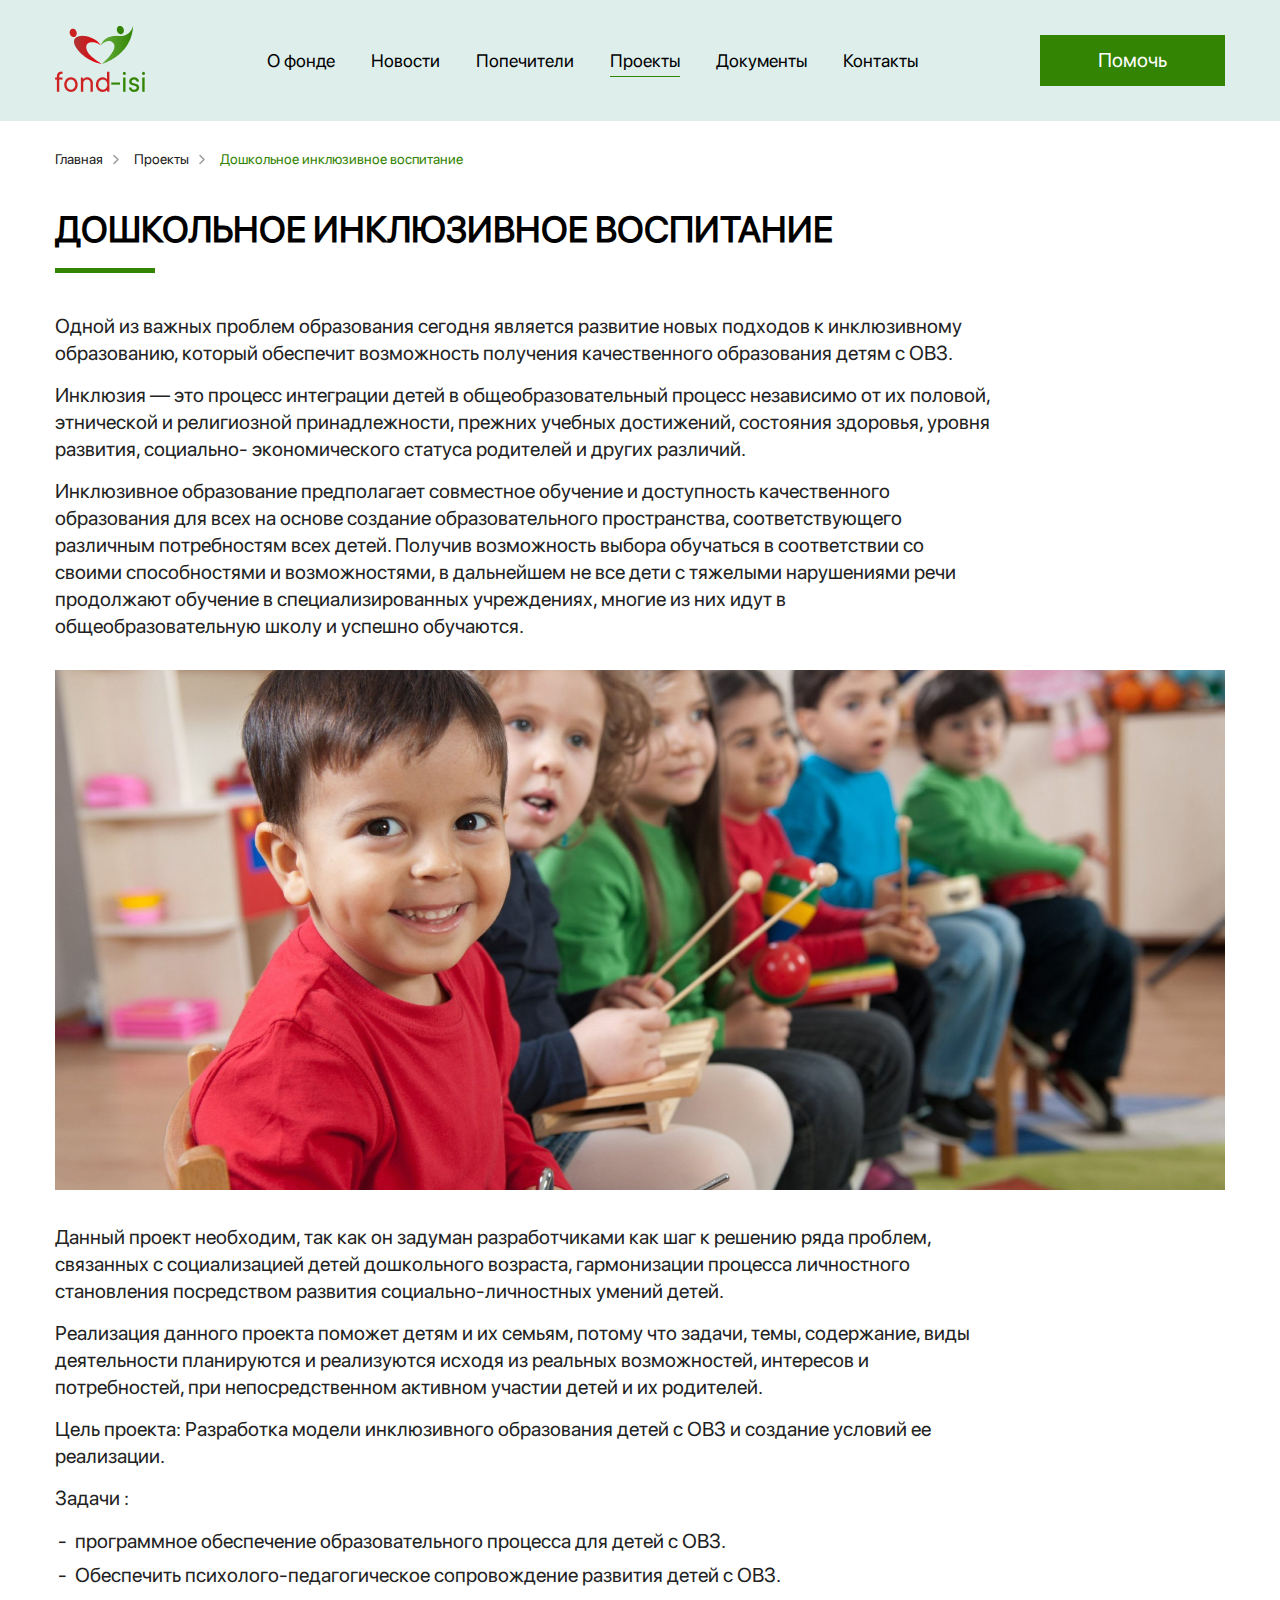
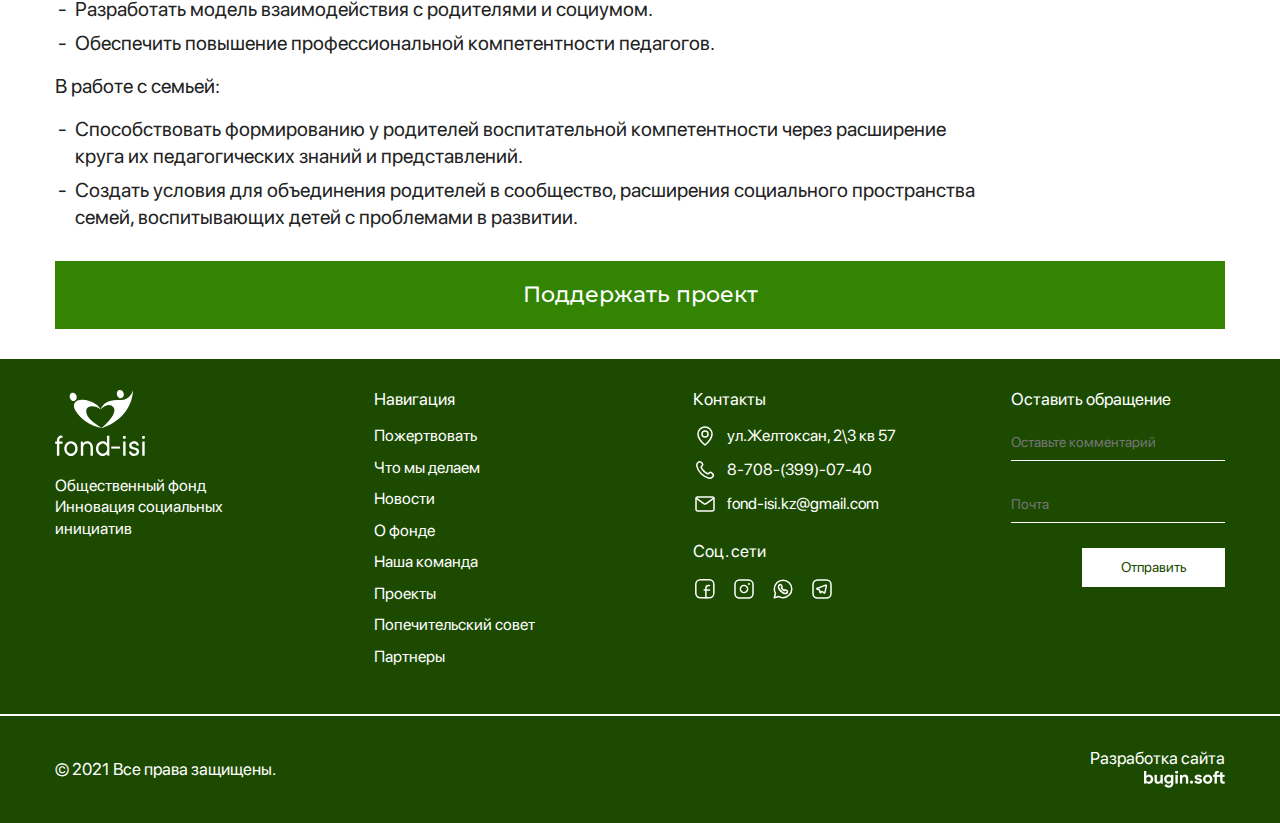
<file: projectsInner.html>
<!DOCTYPE html>
<html lang="en">
<head>
  <meta charset="UTF-8">
  <meta http-equiv="X-UA-Compatible" content="IE=edge">
  <meta name="viewport" content="width=device-width, initial-scale=1.0">
  <link rel="stylesheet" href="css/main.css">
  <link rel="stylesheet" href="https://unpkg.com/swiper/swiper-bundle.min.css"/>
  <link href="https://fonts.googleapis.com/css2?family=Montserrat:ital,wght@0,400;0,500;0,700;1,400;1,500;1,700&display=swap" rel="stylesheet">
  <link rel="shortcut icon" href="img/icons/sapatest-logo-icon.ico" type="image/x-icon">
  <script src="js/jquery-3.6.0.min.js"></script>
  <title>Дошкольное инклюзивное воспитание - Fond-isi</title>
</head>
<body>
  <header>
    <div class="container">
      <a href="index.html" class="header__logo">
        <img src="img/icons/logo.png" alt="">
      </a>
      <nav class="header__menu">
        <ul>
          <li><a href="aboutPage.html" class="header__menu_items">О фонде</a></li>
          <li><a href="newsPage.html" class="header__menu_items">Новости</a></li>
          <li><a href="trustees.html" class="header__menu_items">Попечители</a></li>
          <li><a href="projects.html" class="header__menu_items header_menu_active">Проекты</a></li>
          <li><a href="documents.html" class="header__menu_items">Документы</a></li>
          <li><a href="contacts.html" class="header__menu_items">Контакты</a></li>
        </ul>
        <button class="header__button_adap">Помочь</button>
      </nav>
      <button class="header__button">Помочь</button>
      <div class="header__burger">
        <span></span>
      </div>
    </div>
  </header>
  
  <section class="projectsInner">
    <div class="container">
      <div class="container__header">
        <div class="container__header_item">
          <a href="#" class="container__rubric">Главная</a>
          <img src="img/icons/post-arrow-right.svg" alt="">
          <a href="#" class="container__rubric">Проекты</a>
          <img src="img/icons/post-arrow-right.svg" alt="">
          <a href="#" class="container__rubric rubric_active">Дошкольное инклюзивное воспитание</a>
        </div>
        <h2 class="title">Дошкольное инклюзивное воспитание</h2>
        <hr class="container__line">
      </div>
      <div class="projectsInner__content">
        <div class="projectsInner__content_text_img">
          <p>Одной из важных проблем образования сегодня является развитие новых подходов к инклюзивному образованию, который обеспечит возможность получения качественного образования детям с ОВЗ.</p>
          <p>Инклюзия — это процесс интеграции детей в общеобразовательный процесс независимо от их половой, этнической и религиозной принадлежности, прежних учебных достижений, состояния здоровья, уровня развития, социально- экономического статуса родителей и других различий. </p>
          <p>Инклюзивное образование предполагает совместное обучение и доступность качественного образования для всех на основе создание образовательного пространства, соответствующего различным потребностям всех детей. Получив возможность выбора обучаться в соответствии со своими способностями и возможностями, в дальнейшем не все дети с тяжелыми нарушениями речи продолжают обучение в специализированных учреждениях, многие из них идут в общеобразовательную школу и успешно обучаются.</p>
          <img src="img/Rectangle 82.jpg" alt="">
          <p>
          <p>Данный проект необходим, так как он задуман разработчиками как шаг к решению ряда проблем, связанных с социализацией детей дошкольного возраста, гармонизации процесса личностного становления посредством развития социально-личностных умений детей.</p>
          <p>Реализация данного проекта поможет детям и их семьям, потому что задачи, темы, содержание, виды деятельности планируются и реализуются исходя из реальных возможностей, интересов и потребностей, при непосредственном активном участии детей и их родителей. </p>
          <p>Цель проекта: Разработка модели инклюзивного образования детей с ОВЗ и создание условий ее реализации.</p>
          <p>Задачи :</p>
          <ul class="list_style_type_line">
            <li>программное обеспечение образовательного процесса для детей с ОВЗ.</li>
            <li>Обеспечить психолого-педагогическое сопровождение развития детей с ОВЗ.</li>
            <li>Разработать модель взаимодействия с родителями и социумом.</li>
            <li>Обеспечить повышение профессиональной компетентности педагогов.</li>
          </ul>
          <p>В работе с семьей:</p>
          <ul class="list_style_type_line">
            <li>Способствовать формированию у родителей воспитательной компетентности через расширение круга их педагогических знаний и представлений.</li>
            <li>Создать условия для объединения родителей в сообщество, расширения социального пространства семей, воспитывающих детей с проблемами в развитии.</li>
          </ul>
          </p>
        </div>
        <a href="index.html#donation" class="projectsInner__button">
          <p>Поддержать проект</p>
        </a>
      </div>
    </div>
  </section>
  
  <footer>
    <div class="container">
      <div class="footer__items">
        <a href="index.html" class="footer__logo">
          <img src="img/icons/logo-white.svg" alt="">
        </a>
        <p>Общественный фонд Инновация социальных инициатив</p>
      </div>
      <div class="footer__items">
        <h3 class="footer__title">Навигация</h3>
        <ul class="footer__navigation">
          <li><a href="#">Пожертвовать</a></li>
          <li><a href="#">Что мы делаем</a></li>
          <li><a href="#">Новости</a></li>
          <li><a href="#">О фонде</a></li>
          <li><a href="#">Наша команда</a></li>
          <li><a href="#">Проекты</a></li>
          <li><a href="#">Попечительский совет</a></li>
          <li><a href="#">Партнеры</a></li>
        </ul>
      </div>
      <div class="footer__items">
        <h3 class="footer__title">Контакты</h3>
        <ul class="footer__contacts">
          <li><a href="#">
            <img src="img/icons/location-icon.svg" alt="">
            <p>ул.Желтоксан, 2\3 кв 57</p>
          </a></li>
          <li><a href="tel:87083990740">
            <img src="img/icons/phone-icon.svg" alt="">
            <p>8-708-(399)-07-40</p>
          </a></li>
          <li><a href="mailto:fond-isi.kz@gmail.com">
            <img src="img/icons/mail-icon.svg" alt="">
            <p>fond-isi.kz@gmail.com</p>
          </a></li>
        </ul>
        <h3 class="footer__title">Соц. сети</h3>
        <ul class="footer__social">
          <li><a href="#"><img src="img/icons/fb-icon.svg" alt=""></a></li>
          <li><a href="#"><img src="img/icons/ig-icon.svg" alt=""></a></li>
          <li><a href="#"><img src="img/icons/wa-icon.svg" alt=""></a></li>
          <li><a href="#"><img src="img/icons/tg-icon.svg" alt=""></a></li>
        </ul>
      </div>
      <div class="footer__items">
        <h3 class="footer__title">Оставить обращение</h3>
        <form action="" class="footer__form">
          <input type="text" class="footer__input_comment" placeholder="Оставьте комментарий" required> 
          <input type="email" class="footer__input_email" placeholder="Почта" required>  
          <button class="footer__button">Отправить</button>
        </form>
      </div>
    </div>
    <div class="footer__line"></div>
    <div class="container_copy">
      <p>© 2021 Все права защищены.</p>
      <a href="#" class="footer__developer">
        <p>Разработка сайта</p>
        <img src="img/icons/logo-buginsoft.png" alt="">
      </a>
    </div>
  </footer>
  <script src="https://unpkg.com/swiper/swiper-bundle.min.js"></script>
  <script src="js/main.js"></script>
</body>
</html>
</file>
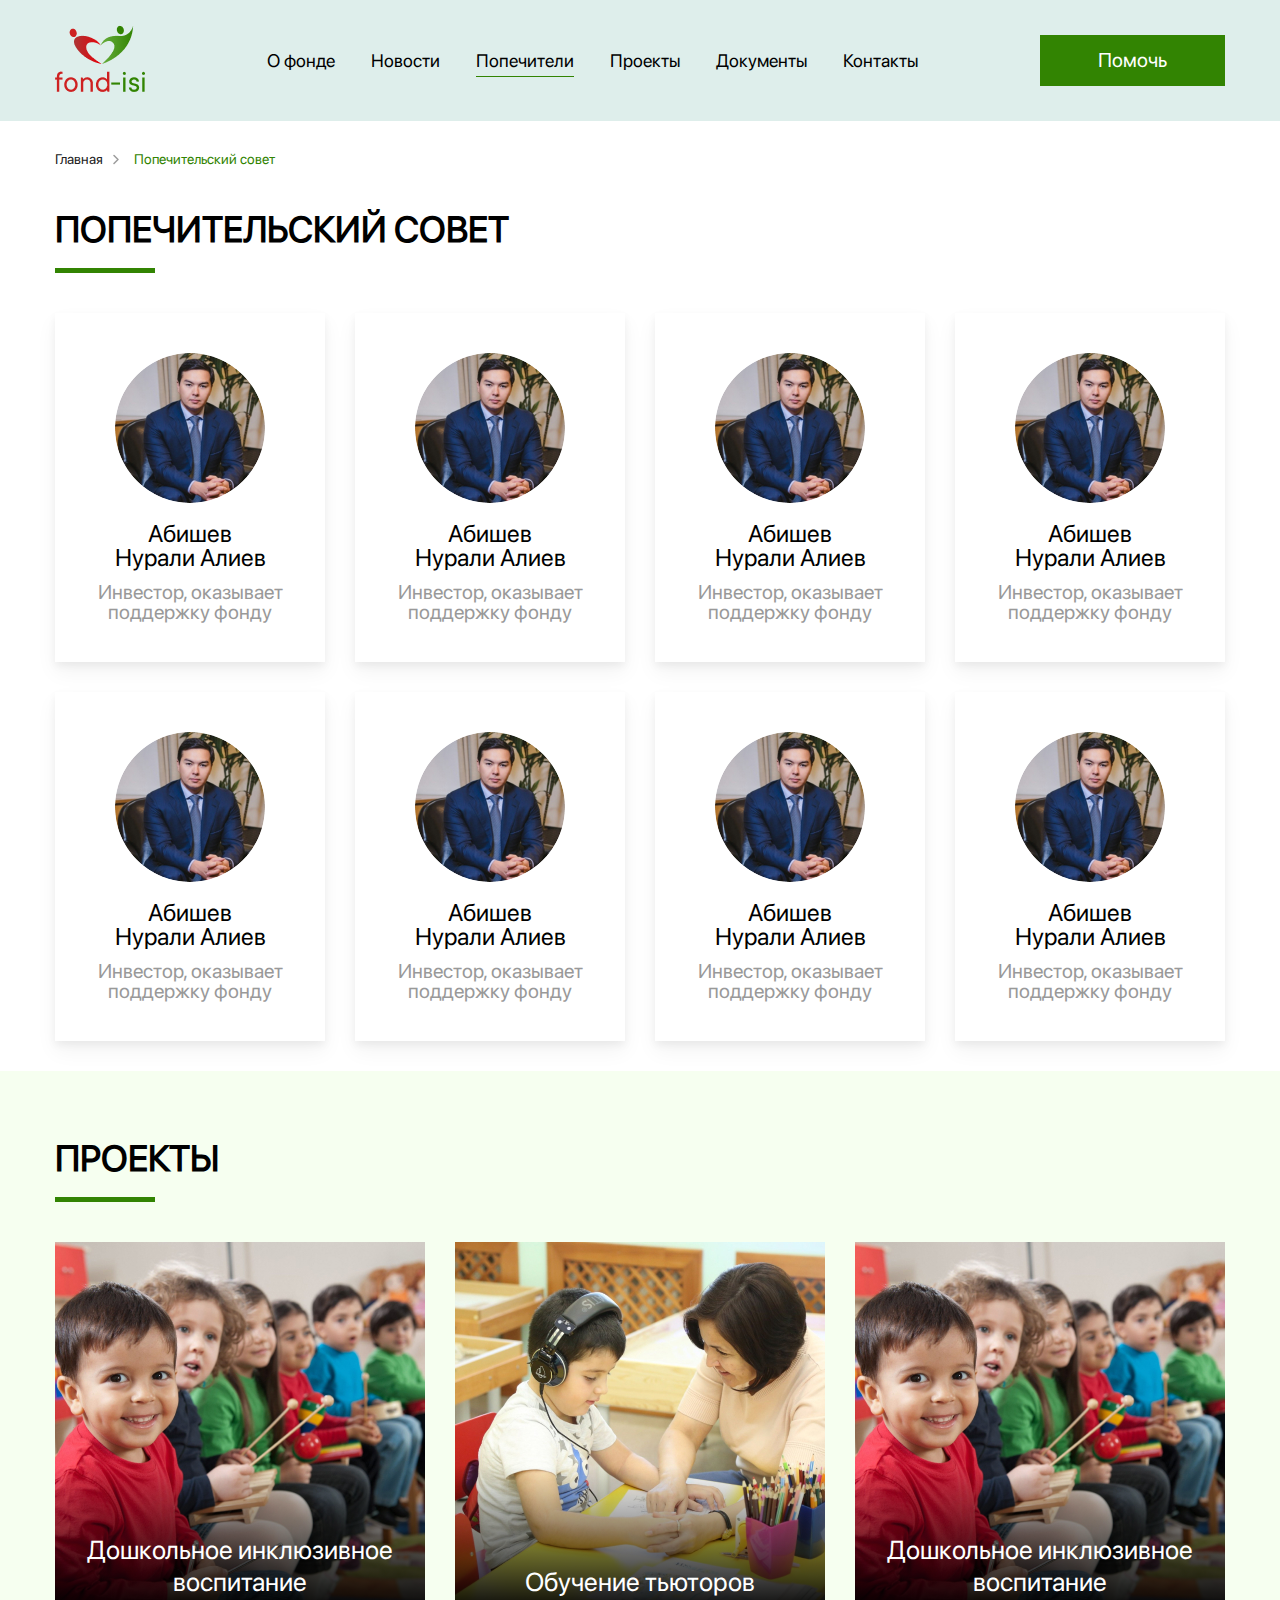
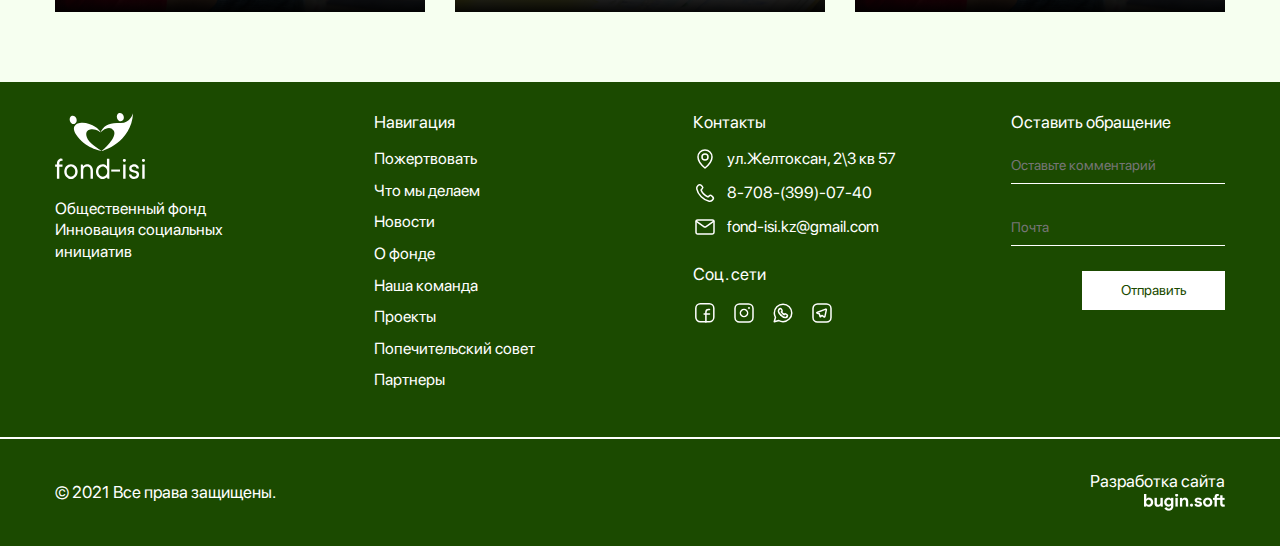
<file: trustees.html>
<!DOCTYPE html>
<html lang="en">
<head>
  <meta charset="UTF-8">
  <meta http-equiv="X-UA-Compatible" content="IE=edge">
  <meta name="viewport" content="width=device-width, initial-scale=1.0">
  <link rel="stylesheet" href="css/main.css">
  <link rel="stylesheet" href="https://unpkg.com/swiper/swiper-bundle.min.css"/>
  <link href="https://fonts.googleapis.com/css2?family=Montserrat:ital,wght@0,400;0,500;0,700;1,400;1,500;1,700&display=swap" rel="stylesheet">
  <link rel="shortcut icon" href="img/icons/sapatest-logo-icon.ico" type="image/x-icon">
  <script src="js/jquery-3.6.0.min.js"></script>
  <title>Попечители - Fond-isi</title>
</head>
<body>
  <header>
    <div class="container">
      <a href="index.html" class="header__logo">
        <img src="img/icons/logo.png" alt="">
      </a>
      <nav class="header__menu">
        <ul>
          <li><a href="aboutPage.html" class="header__menu_items">О фонде</a></li>
          <li><a href="newsPage.html" class="header__menu_items">Новости</a></li>
          <li><a href="trustees.html" class="header__menu_items header_menu_active">Попечители</a></li>
          <li><a href="projects.html" class="header__menu_items">Проекты</a></li>
          <li><a href="documents.html" class="header__menu_items">Документы</a></li>
          <li><a href="contacts.html" class="header__menu_items">Контакты</a></li>
        </ul>
        <button class="header__button_adap">Помочь</button>
      </nav>
      <button class="header__button">Помочь</button>
      <div class="header__burger">
        <span></span>
      </div>
    </div>
  </header>
  
  <section class="trusteesPage">
    <div class="container">
      <div class="container__header">
        <div class="container__header_item">
          <a href="#" class="container__rubric">Главная</a>
          <img src="img/icons/post-arrow-right.svg" alt="">
          <a href="#" class="container__rubric rubric_active">Попечительский совет</a>
        </div>
        <h2 class="title">Попечительский совет</h2>
        <hr class="container__line">
      </div>
      <div class="trusteesPage__content">
        <div class="trusteesPage__content_items">
          <img src="img/trustees-img1.jpg" alt="">
          <h2 class="trusteesPage__content_title">
            Абишев<br>
            Нурали Алиев
          </h2>
          <h3 class="trusteesPage__content_subtitle">
            Инвестор, оказывает поддержку фонду
          </h3>
        </div>
        <div class="trusteesPage__content_items">
          <img src="img/trustees-img1.jpg" alt="">
          <h2 class="trusteesPage__content_title">
            Абишев<br>
            Нурали Алиев
          </h2>
          <h3 class="trusteesPage__content_subtitle">
            Инвестор, оказывает поддержку фонду
          </h3>
        </div>
        <div class="trusteesPage__content_items">
          <img src="img/trustees-img1.jpg" alt="">
          <h2 class="trusteesPage__content_title">
            Абишев<br>
            Нурали Алиев
          </h2>
          <h3 class="trusteesPage__content_subtitle">
            Инвестор, оказывает поддержку фонду
          </h3>
        </div>
        <div class="trusteesPage__content_items">
          <img src="img/trustees-img1.jpg" alt="">
          <h2 class="trusteesPage__content_title">
            Абишев<br>
            Нурали Алиев
          </h2>
          <h3 class="trusteesPage__content_subtitle">
            Инвестор, оказывает поддержку фонду
          </h3>
        </div>
        <div class="trusteesPage__content_items">
          <img src="img/trustees-img1.jpg" alt="">
          <h2 class="trusteesPage__content_title">
            Абишев<br>
            Нурали Алиев
          </h2>
          <h3 class="trusteesPage__content_subtitle">
            Инвестор, оказывает поддержку фонду
          </h3>
        </div>
        <div class="trusteesPage__content_items">
          <img src="img/trustees-img1.jpg" alt="">
          <h2 class="trusteesPage__content_title">
            Абишев<br>
            Нурали Алиев
          </h2>
          <h3 class="trusteesPage__content_subtitle">
            Инвестор, оказывает поддержку фонду
          </h3>
        </div>
        <div class="trusteesPage__content_items">
          <img src="img/trustees-img1.jpg" alt="">
          <h2 class="trusteesPage__content_title">
            Абишев<br>
            Нурали Алиев
          </h2>
          <h3 class="trusteesPage__content_subtitle">
            Инвестор, оказывает поддержку фонду
          </h3>
        </div>
        <div class="trusteesPage__content_items">
          <img src="img/trustees-img1.jpg" alt="">
          <h2 class="trusteesPage__content_title">
            Абишев<br>
            Нурали Алиев
          </h2>
          <h3 class="trusteesPage__content_subtitle">
            Инвестор, оказывает поддержку фонду
          </h3>
        </div>
      </div>
    </div>
  </section>

  <section class="projects">
    <div class="container">
      <div class="container__header">
        <h2 class="title">Проекты</h2>
        <hr class="container__line">
      </div>
      <div class="projects__content">
        <a href="#" class="projects__items">
          <img src="img/projects-img1.jpg" alt="">
          <p>Дошкольное 
            инклюзивное воспитание
          </p>
        </a>
        <a href="#" class="projects__items">
          <img src="img/projects-img2.jpg" alt="">
          <p>Обучение тьюторов
          </p>
        </a>
        <a href="#" class="projects__items">
          <img src="img/projects-img1.jpg" alt="">
          <p>Дошкольное 
            инклюзивное воспитание
          </p>
        </a>
      </div>
    </div>
  </section>
  
  <footer>
    <div class="container">
      <div class="footer__items">
        <a href="index.html" class="footer__logo">
          <img src="img/icons/logo-white.svg" alt="">
        </a>
        <p>Общественный фонд Инновация социальных инициатив</p>
      </div>
      <div class="footer__items">
        <h3 class="footer__title">Навигация</h3>
        <ul class="footer__navigation">
          <li><a href="#">Пожертвовать</a></li>
          <li><a href="#">Что мы делаем</a></li>
          <li><a href="#">Новости</a></li>
          <li><a href="#">О фонде</a></li>
          <li><a href="#">Наша команда</a></li>
          <li><a href="#">Проекты</a></li>
          <li><a href="#">Попечительский совет</a></li>
          <li><a href="#">Партнеры</a></li>
        </ul>
      </div>
      <div class="footer__items">
        <h3 class="footer__title">Контакты</h3>
        <ul class="footer__contacts">
          <li><a href="#">
            <img src="img/icons/location-icon.svg" alt="">
            <p>ул.Желтоксан, 2\3 кв 57</p>
          </a></li>
          <li><a href="tel:87083990740">
            <img src="img/icons/phone-icon.svg" alt="">
            <p>8-708-(399)-07-40</p>
          </a></li>
          <li><a href="mailto:fond-isi.kz@gmail.com">
            <img src="img/icons/mail-icon.svg" alt="">
            <p>fond-isi.kz@gmail.com</p>
          </a></li>
        </ul>
        <h3 class="footer__title">Соц. сети</h3>
        <ul class="footer__social">
          <li><a href="#"><img src="img/icons/fb-icon.svg" alt=""></a></li>
          <li><a href="#"><img src="img/icons/ig-icon.svg" alt=""></a></li>
          <li><a href="#"><img src="img/icons/wa-icon.svg" alt=""></a></li>
          <li><a href="#"><img src="img/icons/tg-icon.svg" alt=""></a></li>
        </ul>
      </div>
      <div class="footer__items">
        <h3 class="footer__title">Оставить обращение</h3>
        <form action="" class="footer__form">
          <input type="text" class="footer__input_comment" placeholder="Оставьте комментарий" required> 
          <input type="email" class="footer__input_email" placeholder="Почта" required>  
          <button class="footer__button">Отправить</button>
        </form>
      </div>
    </div>
    <div class="footer__line"></div>
    <div class="container_copy">
      <p>© 2021 Все права защищены.</p>
      <a href="#" class="footer__developer">
        <p>Разработка сайта</p>
        <img src="img/icons/logo-buginsoft.png" alt="">
      </a>
    </div>
  </footer>
  <script src="https://unpkg.com/swiper/swiper-bundle.min.js"></script>
  <script src="js/main.js"></script>
</body>
</html>
</file>
<file: css/main.css>
@font-face {
  font-family:"SFProDisplay";
  src:url("fonts/SFProDisplay-Regular.eot");
  src:local("☺"), 
      url("../fonts/SFProDisplay-Regular.woff") 
      format("woff"), 
      url("../fonts/SFProDisplay-Regular.ttf") 
      format("truetype"), 
      url("../fonts/SFProDisplay-Regular.svg") 
      format("svg");
  font-weight:400;
  font-style:normal;
}

@font-face {
  font-family: 'Montserrat', sans-serif;;
  src: url();
}

body, h1, h2, h3, h4, h5, h6, p, a, form, button, input, textarea, ul, li {
  font-family: "SFProDisplay";
}

a {
  text-decoration: none;
}

body, p, h1, h2, h3, h4, h5, h6 {
  margin: 0;
}

html {
  scroll-behavior: smooth;
}

button {
  cursor: pointer;
  font-family: "SFProDisplay";
}

:root {
  --white-color: #fff;
  --black-color: #000;
  --blue-color-1: #1A6FEF;
  --text-color-1: #9C9C9C;
  --text-color-2: #222222;
  --text-color-3: #999999;
  --green-color-1: #328402;
  --green-color-2: #1B4A00;
  --line-color-1: #E0E0E0;
  --bg-color-1: #DEEEEB;
  --bg-color-2: #F2FFEB;
  --bg-color-3: #F6FFF0;
  --bg-color-4: #E5E5E5;
}

/* section {
  min-height: 600px;
} */

.title {
  font-style: normal;
  font-weight: bold;
  font-size: 36px;
  line-height: 100%;
  text-transform: uppercase;
  color: var(--black-color);
  margin: 0 0 20px 0;
}

.container, .container_copy {
  max-width: 1170px;
  margin: 0 auto;
}

.container__line {
  height: 5px;
  width: 100px;
  border: none;
  background: var(--green-color-1);
  margin: 0;
}

.container__header {
  margin: 0 0 40px 0;
}

.container__header_item {
  display: flex;
  margin: 0 0 40px 0;
  align-items: center;
  white-space: nowrap;
  overflow-x: auto;
  flex-wrap: wrap;
}

.container__rubric {
  font-style: normal;
  font-weight: normal;
  font-size: 14px;
  line-height: 120%;
  color: var(--text-color-2);
  margin: 0 10px 4px 0;
}

.rubric_active {
  color: var(--green-color-1);
}

.container__header_item img {
  margin: 0 15px 4px 0;
}

.container2 {
  max-width: 870px;
  margin: 0 auto;
}

.container3 {
  max-width: 1070px;
  margin: 0 auto;
}

/* header */
header {
  background: var(--bg-color-1);
}

header .container {
  padding: 25px 0;
  display: flex;
  align-items: center;
  justify-content: space-between;
}

.header__menu ul {
  list-style: none;
  display: flex;
  align-items: center;
  margin: 0;
  padding: 0;
}

.header__menu ul li{
  padding: 0px 18px;
  font-style: normal;
  font-weight: normal;
  font-size: 18px;
  line-height: 100%;
}

.header__menu_items {
  color: var(--black-color);
  padding-bottom: 5px;
}

.header__menu ul li .header__menu_items:hover {
  color: var(--green-color-1);
}

.header_menu_active {
  border-bottom: 1px solid var(--green-color-1);
}

.header__burger {
  display: none;
}

.header__button, .header__button_adap {
  background: var(--green-color-1);
  color: var(--white-color);
  border: none;
  font-style: normal;
  font-weight: 500;
  font-size: 20px;
  line-height: 135%;
  padding: 12px 58px;
}

.header__button_adap {
  display: none;
}

/* ===INDEX.HTML=== */
/* main */
main {
  background: var(--bg-color-1);
  background-size: cover;
}

main .container {
  position: relative;
  display: flex;
  justify-content: space-between;
  align-items: center;
}

.main__left, .main__right {
  width: 50%;
}

.main__title {
  font-family: Montserrat;
  font-style: normal;
  font-weight: 900;
  font-size: 44px;
  line-height: 53px;
  color: var(--black-color);
  margin: 0 0 30px 0;
}

.main__subtitle {
  font-family: Montserrat;
  font-style: normal;
  font-weight: 300;
  font-size: 20px;
  line-height: 135%;
  color: var(--black-color);
  margin: 0 0 30px 0;
}

.main__button {
  padding: 17.5px 88.5px;
  font-family: Montserrat;
  font-style: normal;
  font-weight: 500;
  font-size: 20px;
  line-height: 135%;
  background: var(--green-color-1);
  border: none;
  color: var(--white-color);
}

.main__right img {
  width: 100%;
  height: 100%;
}

/* section DONATION */
.donation {
  background: var(--white-color);
}

.donation .container {
  background: #FFFFFF;
  box-shadow: 0px 5px 10px rgba(0, 0, 0, 0.1), 0px 10px 15px rgba(0, 0, 0, 0.1), inset 0px 4px 4px rgba(0, 0, 0, 0.05);
  margin: 70px auto;
  padding: 40px 0;
  text-align: center;
}

.donation__form {
  margin: 0 240px;
}

.donation__sum {
  margin: 0 0 20px 0;
}

.donation__title{
  font-style: normal;
  font-weight: bold;
  font-size: 36px;
  line-height: 100%;
  color: #000000;
  margin: 0 0 30px 0;
}

.donation__sum_title, .donation__method_title {
  font-style: normal;
  font-weight: 300;
  font-size: 16px;
  line-height: 100%;
  color: var(--text-color-1);
  text-align: left;
  margin: 0 0 12px 0;
}

.donation__checkbox_button {
  display: flex;
  justify-content:flex-end;
  align-items: center;
}

.donation__checkbox {
  display: block;
  position: relative;
  padding: 0 0 0 27px;
  margin: 0 15px 0 0;
  cursor: pointer;
  font-style: normal;
  font-weight: normal;
  font-size: 16px;
  line-height: 130%;
  color: var(--black-color);
  align-items: center;
}

.donation__checkbox a {
  color: var(--green-color-1);
}

.donation__checkbox input {
  position: absolute;
  opacity: 0;
  cursor: pointer;
  left: 0;
}

.donation__checkmark {
  position: absolute;
  top: 0;
  left: 0;
  height: 16px;
  width: 16px;
  background: none;
  border-radius: 3px;
  border: 1px solid #9c9c9c;
}

.donation__checkbox input:checked ~ .donation__checkmark {
  background-color: var(--green-color-1);
  border: 1px solid var(--green-color-1);
}

.donation__checkmark:after {
  content: "";
  position: absolute;
  display: none;
}

.donation__checkbox input:checked ~ .donation__checkmark:after {
  display: block;
}

.donation__checkbox .donation__checkmark:after {
  left: 5px;
  top: 1.5px;
  width: 4px;
  height: 8px;
  border: solid white;
  border-width: 0 2px 2px 0;
  transform: rotate(45deg);
  border-radius: 1px;
}

.donation__button {
  font-style: normal;
  font-weight: normal;
  font-size: 18px;
  line-height: 100%;
  color: var(--white-color);
  background-color: var(--green-color-1);
  border: none;
  padding: 20px 50px;
}

.donation__sum_block {
  display: flex;
  justify-content: space-between;
}

.donation__sum_count {
  display: grid;
  margin: 0;
  align-items: center;
  grid-template-columns: 1fr 1fr 1fr 1fr;
  column-gap: 15px;
}

.summa__count_radio {
  display: none;
}
.summa__count_radio + .summa__count_items {
  width: 100px;
  display:inline-block;
  font-style: normal;
  font-weight: normal;
  font-size: 18px;
  line-height: 100%;
  display: flex;
  flex-direction: column;
  color: var(--black-color);
  background: #F3F3F3;
  padding-top: 21px;
  padding-bottom: 21px;
  box-sizing: border-box;
  border-radius: 0;
  text-align: center;
  cursor: pointer;
}

.summa__count_radio:checked + .summa__count_items {
  background: #F3F3F3;
  outline: 0;
  border: 1.5px solid var(--green-color-1);
  color: var(--green-color-1);
}

.summa__othersum {
  text-align: center;
  padding: 20px 17px;
  background: #F3F3F3;
  border: none;
  box-sizing: border-box;
  border-radius: 0;
  font-style: normal;
  font-weight: normal;
  font-size: 18px;
  line-height: 100%;
  outline: none;
}

.summa__othersum::-webkit-outer-spin-button,
.summa__othersum::-webkit-inner-spin-button {
    -webkit-appearance: none;
}

.donation__method {
  margin: 0 0 30px 0;
}

.donation__method_block {
    display: grid;
    grid-template-columns: 1fr 1fr 1fr;
    margin: 0;
    align-items: center;
    column-gap: 19px;
}

.method__count_radio {
  display: none;
}
.method__count_radio + .method__count_items {
  width: 100%;
  font-style: normal;
  font-weight: normal;
  font-size: 18px;
  line-height: 100%;
  display: flex;
  flex-direction: row;
  color: var(--black-color);
  background: #F3F3F3;
  padding-top: 21px;
  padding-bottom: 21px;
  box-sizing: border-box;
  border-radius: 0;
  text-align: center;
  cursor: pointer;
  align-items: center;
  justify-content: center;
}

.method__count_radio:checked + .method__count_items {
  background: #F3F3F3;
  outline: 0;
  border: 1.5px solid var(--green-color-1);
}

.method__count_items img {
  margin: 0 10px 0 0;
}

/* section ACTION */
.action {
  background: var(--bg-color-2);
}

.action .container {
  padding: 70px 0;
}

.action__content {
  display: grid;
  grid-template-columns: 1fr 1fr 1fr;
  column-gap: 30px;
  row-gap: 30px;
}

.action__items {
  display: flex;
  flex-direction: column;
  justify-content: space-between;
}

.action__img_block {
  margin: 0 0 20px 0;
  overflow: hidden;
}

.action__img_block img {
  width: 100%;
  height: 100%;
  object-fit: cover;
  transition: all ease 0.3s;
}

.action__items:hover .action__img_block img {
  transform: scale(1.1);
}

.action__items_title {
  font-style: normal;
  font-weight: 500;
  font-size: 24px;
  line-height: 100%;
  color: var(--black-color);
  margin: 0 0 15px 0;
}

.action__items_subtitle {
  font-style: normal;
  font-weight: 300;
  font-size: 18px;
  line-height: 120%;
  color: var(--black-color);
  margin: 0 0 25px 0;
}

.action__button {
  width: 100%;
  padding: 15px;
  background: var(--green-color-1);
  color: var(--white-color);
  font-style: normal;
  font-weight: 300;
  font-size: 18px;
  line-height: 120%;
  border: none;
}

/* section NEWS */
.news .container {
  padding: 70px 0;
}

.news__container_header {
  display: flex;
  margin: 0 0 40px 0;
  align-items: center;
  justify-content: space-between;
}

.news__container_header_right {
  display: flex;
}

.swiper-button-prev1 svg {
  margin: 0 20px 0 0;
}

.swiper-button-prev1, .swiper-button-next1 {
  cursor: pointer;
}

.swiper-button-prev1:hover .news__swiper_left_path1,
.swiper-button-next1:hover .news__swiper_right_path1
{
  fill: #328402;
} 

.swiper-button-prev1:hover .news__swiper_left_path2,
.swiper-button-next1:hover .news__swiper_right_path2 {
  stroke: #fff;
}

.news__img_block {
  margin: 0 0 15px 0;
  overflow: hidden;
}

.news__img_block img {
  transition: all ease 0.3s;
  object-fit: cover;
} 

.news__items_title {
  font-style: normal;
  font-weight: 500;
  font-size: 20px;
  line-height: 100%;
  color: var(--black-color);
  margin: 0 0 10px 0;
}

.news__items_subtitle {
  font-style: normal;
  font-weight: 300;
  font-size: 18px;
  line-height: 100%;
  color: var(--text-color-1);
  margin: 0 0 15px 0;
}

.newsSwiper .swiper-slide:hover .news__img_block img {
  transform: scale(1.1);
}

.newsSwiper .swiper-slide:hover .news__items_subtitle {
  color: var(--green-color-1);
}

.news__button {
  width: 100%;
  background: var(--green-color-1);
  color: var(--white-color);
  font-style: normal;
  font-weight: 300;
  font-size: 16px;
  line-height: 120%;
  border: none;
  padding: 13.5px 0;
}


.swiper {
  width: 100%;
  height: 100%;
}

.newsSwiper .swiper-slide {
  text-align: left;
  font-size: 18px;
  background: #fff;
  display: flex;
  flex-direction: column;
  justify-content: space-between;
  height: 360px;
  cursor: pointer;
}

.newsSwiper .swiper-slide img {
  display: block;
  width: 100%;
  height: 100%;
  object-fit: cover;
}

.swiper-button-prev::after,
.swiper-button-next::after {
  display: none;
}

/* section ABOUT */
.about {
  background: linear-gradient(107.61deg, #E3FFD3 -7.62%, rgba(200, 255, 202, 0.762949) 19.12%, rgba(157, 253, 167, 0.45001) 54.42%, rgba(42, 208, 108, 0.229093) 79.34%, rgba(138, 216, 125, 0.2) 105.18%);
}

.about .container {
  padding: 70px 0;
}

.about__content {
  display: flex;
}

.about__content_left, .about__content_right {
  width: 50%;
}

.about__content_left {
  margin: 0 20px 0 0;
}

.about__content_right img {
  width: 100%;
}

.about__content_title {
  font-style: normal;
  font-weight: normal;
  font-size: 30px;
  line-height: 135%;
  color: #000000;
  margin: 0 0 26px 0;
}

.about__content_title span{
  color: var(--green-color-1)
}

.about__content_list {
  margin: 0 0 22px 0;
}

.about__content_list h3 {
  font-style: normal;
  font-weight: normal;
  font-size: 20px;
  line-height: 135%;
  color: #000000;
}

.about__content_list ul {
  list-style-image: url(../img/icons/list-dot.svg);
}

.about__content_list ul li {
  font-style: normal;
  font-weight: 300;
  font-size: 20px;
  line-height: 135%;
  color: #000000;
}

.about__content_more {
  display: flex;
  align-items: center;
  font-style: normal;
  font-weight: 300;
  font-size: 20px;
  line-height: 135%;
  color: var(--green-color-1);
}

.about__content_more p {
  margin: 0 10px 0 0;
}

/* section TEAM */
.team {
  background: var(--white-color);
  position: relative;
}

.back-elements1, .back-elements2, .back-elements3, .back-elements4, .back-elements5 {
  position: absolute;
}

.back-elements1 {
  top: 225px;
  left: -33px;
}
.back-elements2 {
  bottom: 125px;
  left: 67px;
}
.back-elements3 {
  right: 152px;
  bottom: 205px;
}
.back-elements4 {
  right: 0;
  bottom: 150px;
}
.back-elements5 {
  right: 0;
  top: 490px;
}

.team .container {
  padding: 70px 0;
}

.team__content {
  display:flex;
  justify-content: center;
  margin: 0 0 30px 0;
}

.team__content_adap {
  display: none;
}

.swiper {
  width: 100%;
  height: 100%;
}

.teamSwiper .swiper-slide {
  text-align: center;
  font-size: 18px;
  background: #EEFFF0;
  box-shadow: 0px 12px 24px rgba(0, 0, 0, 0.1), 0px 4px 8px rgba(0, 0, 0, 0.05), 0px 10px 20px rgba(0, 0, 0, 0.05);
  display: flex;
  flex-direction: column;
  justify-content: center;
  align-items: center;
  z-index: 1;
  padding: 30px 0;
  margin: 0 0 50px;
}

.teamSwiper .swiper-slide img {
  display: block;
  width: 150px;
  height: 150px;
  border-radius: 50%;
  object-fit: cover;
  margin: 0 0 15px 0;
}

.teamSwiper__nav_pag {
  display: flex;
  justify-content: space-between;
  align-items: center;
}

.teamSwiper .swiper-pagination {
  position: relative;
  bottom: 0;
  left: 0;
  width: auto; 
}

.teamSwiper .swiper-pagination-bullet {
  width: 10px;
  height: 10px;
  border-radius: 50%;
  line-height: 20px;
  font-size: 10px;
  color: #fff;
  background-color: var(--green-color-1);
}

.swiper-button-prev3, .swiper-button-next3 {
  position:absolute;
  z-index: 25;
  top: 112px;
}

.swiper-button-prev3 {
  left: 5px;
}

.swiper-button-next3 {
  right: 5px;
}

.team__content_items {
  background: #EEFFF0;
  box-shadow: 0px 12px 24px rgba(0, 0, 0, 0.1), 0px 4px 8px rgba(0, 0, 0, 0.05), 0px 10px 20px rgba(0, 0, 0, 0.05);
  padding: 30px;
  text-align: center;
  margin: 0 15px;
  width: 25%;
  z-index: 1;
}

.team__content_items img {
  width: 150px;
  height: 150px;
  border-radius: 50%;
  object-fit: cover;
  margin: 0 0 15px 0;
}

#team__content_img1 {
  border: 3px solid #FAFF12;
}
#team__content_img2 {
  border: 3px solid #AD3535;;
}
#team__content_img3 {
  border: 3px solid #43D854;
}
#team__content_img4 {
  border: 3px solid #555CD5;
}
#team__content_img5 {
  border: 3px solid #34CEC5;
}

.team__content_name {
  font-style: normal;
  font-weight: 500;
  font-size: 20px;
  line-height: 100%;
  text-align: center;
  color: #000000;
  margin: 0 0 15px 0;
}

.team__content_post_name {
  font-style: normal;
  font-weight: 300;
  font-size: 18px;
  line-height: 100%;
  text-align: center;
  color: #636363;
}

/* section PROJECTS */
.projects {
  background: var(--bg-color-3);
}

.projects .container {
  padding: 70px 0;
}

.projects__content {
  display: grid;
  grid-template-columns: 1fr 1fr 1fr;
  column-gap: 30px;
  row-gap: 30px;
}

.projects__items {
  width: 100%;
  height: 370px;
  position: relative;
  display:inline-block;
  overflow: hidden;
}

.projects__items img {
  width: 100%;
  height: 100%;
  object-fit: cover;
  transition: all ease 0.3s;
}

.projects__items:hover .projects__items img {
  transform: scale(1.1);
}

.projects__items::after {
  display: block;
  position: relative;
  background-image: linear-gradient(to bottom, rgba(255, 255, 255, 0) 0, #000 100%);
  content: '';
  height: 150px;
  margin-top: -150px;
}

.projects__items p {
  position: absolute;
  bottom: 0;
  padding: 15px;
  font-style: normal;
  font-weight: 500;
  font-size: 26px;
  line-height: 120%;
  text-align: center;
  color: var(--white-color);
  z-index: 1;
  width: -webkit-fill-available;
}

/* section PARTNERS */
.partners {
  background: var(--white-color);
}

.partners .container {
  padding: 70px 0;
}

.swiper {
  width: 100%;
  height: 100%;
}

.partnersSwiper .swiper-slide {
  text-align: center;
  font-size: 18px;
  background: #fff;
  /* Center slide text vertically */
  display: -webkit-box;
  display: -ms-flexbox;
  display: -webkit-flex;
  display: flex;
  -webkit-box-pack: center;
  -ms-flex-pack: center;
  -webkit-justify-content: center;
  justify-content: center;
  -webkit-box-align: center;
  -ms-flex-align: center;
  -webkit-align-items: center;
  align-items: center;
  width: 270px;
  height: 140px;
  box-shadow: 0px 10px 20px rgba(0, 0, 0, 0.1);
}

.partnersSwiper .swiper-slide img {
  display: block;
  max-width: 100%;
  max-height: 100%;
  object-fit: cover;
}

/* ===ABOUT.HTML==== */
.aboutPage .container {
  padding: 30px 0;
}

.aboutPage__content p {
  font-style: normal;
  font-weight: normal;
  font-size: 24px;
  line-height: 135%;
  color: var(--black-color);
  margin: 0 0 10px 0;
}

.aboutPage__content p span {
  color: var(--green-color-1)
}

.aboutPage__content h3 {
  font-style: normal;
  font-weight: 500;
  font-size: 24px;
  line-height: 135%;
  color: #000000;
  margin: 0 0 10px 0;
}

.aboutPage__content img {
  width: 100%;
  margin: 20px 0 30px 0;
}

.aboutPage__content h1,
.aboutPage__content h2,
.aboutPage__content h3,
.aboutPage__content h4,
.aboutPage__content h5,
.aboutPage__content h6,
.aboutPage__content p,
.aboutPage__content li {
  width: 80%;
}

.aboutPage__content_list {
  margin: 0 0 22px 0;
}

.aboutPage__content_list h3 {
  font-style: normal;
  font-weight: normal;
  font-size: 20px;
  line-height: 135%;
  color: #000000;
}

.aboutPage__content_list ul {
  list-style-image: url(../img/icons/list-dot.svg);
  margin: 0 0 40px 0;
}

.aboutPage__content_list ul li {
  font-style: normal;
  font-weight: 300;
  font-size: 20px;
  line-height: 135%;
  color: #000000;
  margin: 0 0 8px 0;
}


/* ===TRUSTEES.HTML==== */
.trusteesPage {
  background: var(--white-color);
}

.trusteesPage .container {
  padding: 30px 0;
}

.trusteesPage__content {
  display: grid;
  grid-template-columns: 1fr 1fr 1fr 1fr;
  column-gap: 30px;
  row-gap: 30px;
}

.trusteesPage__content_items {
  padding: 40px 25px;
  text-align: center;
  box-shadow: 0px 4px 8px rgba(0, 0, 0, 0.05), 0px 10px 20px rgba(0, 0, 0, 0.05);
  background: var(--white-color);
}

.trusteesPage__content_items img {
  margin: 0 0 15px 0;
  width: 150px;
  height: 150px;
  border-radius: 50%;
  object-fit: cover;
}

.trusteesPage__content_title {
  margin: 0 0 12px 0;
  font-style: normal;
  font-weight: 500;
  font-size: 24px;
  line-height: 100%;
  text-align: center;
  color: #000000; 
}

.trusteesPage__content_subtitle {
  font-style: normal;
  font-weight: 300;
  font-size: 20px;
  line-height: 100%;
  text-align: center;
  color: var(--text-color-3);
}

/* ===DOCUMENTS.HTML=== */
.documents {
  background: var(--white-color);
}

.documents .container {
  padding: 30px 0;
}

.documents__success {
  margin: 0 0 50px 0;
}

.documents__title {
  font-style: normal;
  font-weight: 500;
  font-size: 26px;
  line-height: 100%;
  color: var(--black-color);
  margin: 0 0 30px 0;
}

.documents__success_grid {
  display: grid;
  grid-template-columns: 1fr 1fr 1fr 1fr;
  column-gap: 30px;
  row-gap: 30px;
}

.documents__success_grid img {
  width: 100%;
  height: 100%;
  object-fit: cover;
}

.documents__requisites, .document__reports {
  margin: 0 0 50px 0;
}

.document__content {
  display: flex;
}

.documents__items {
  display: flex;
  align-items: center;
  margin: 0 30px 0 0;
}

.documents__items .documents__pdf_icon {
  margin: 0 12px 0 0;
}

.documents__items p {
  font-style: normal;
  font-weight: normal;
  font-size: 18px;
  line-height: 120%; 
  color: var(--black-color);
  margin: 0 10px 0 0;
}

.documents__items p span {
  color: var(--text-color-1);
}

.documents__items a {
  font-style: normal;
  font-weight: normal;
  font-size: 18px;
  line-height: 120%;
  color: var(--green-color-1);
  text-decoration: underline;
}

/* ===PROJECTS.HTML=== */
.projectsPage {
  background: var(--white-color);
}

.projectsPage .container {
  padding: 30px 0;
}

.projectsPage__content {
  display: grid;
  grid-template-columns: 1fr 1fr 1fr;
  column-gap: 30px;
  row-gap: 30px;
  margin: 0 0 40px 0;
}

.projectsPage__items {
  width: 100%;
  height: 370px;
  position: relative;
  display:inline-block;
  overflow: hidden;
}

.projectsPage__items img {
  width: 100%;
  height: 100%;
  object-fit: cover;
  transition: all ease 0.3s;
}

.projectsPage__items:hover .projectsPage__items img {
  transform: scale(1.1);
}

.projectsPage__items::after {
  display: block;
  position: relative;
  background-image: linear-gradient(to bottom, rgba(255, 255, 255, 0) 0, #000 100%);
  content: '';
  height: 150px;
  margin-top: -150px;
}

.projectsPage__items p {
  position: absolute;
  bottom: 0;
  padding: 15px;
  font-style: normal;
  font-weight: 500;
  font-size: 26px;
  line-height: 120%;
  text-align: center;
  color: var(--white-color);
  z-index: 1;
  width: -webkit-fill-available;
}

/* ===PROJECTSINNER.HTML=== */
.projectsInner {
  background: var(--white-color);
}

.projectsInner .container {
  padding: 30px 0;
}

.projectsInner__content_text_img p {
  font-style: normal;
  font-weight: normal;
  font-size: 20px;
  line-height: 135%;
  color: var(--text-color-2);
  margin: 0 0 15px 0;
  width: 80%;
}

.projectsInner__content_text_img img {
  width: 100%;
  height: auto;
  object-fit: cover;
  margin: 15px 0;
}

.list_style_type_line {
  list-style-type: '-  ';
}

.projectsInner__content_text_img ul {
  padding: 0 20px;
}

.projectsInner__content_text_img ul li{
  font-style: normal;
  font-weight: normal;
  font-size: 20px;
  line-height: 135%;
  color: var(--text-color-2);
  margin: 0 0 7px 0;
  width: 80%;
}

.projectsInner__content_text_img {
  margin: 0 0 30px 0;
}

.projectsInner__button p {
  padding: 19px 0;
  font-family: Montserrat;
  font-style: normal;
  font-weight: 500;
  font-size: 22px;
  line-height: 135%;
  text-align: center;
  background: var(--green-color-1);
  color: var(--white-color);
}

/* ===NEWSPAGE.HTML=== */
.newsPage {
  background: var(--white-color);
}

.newsPage .container {
  padding: 30px 0;
}

.newsPage__content_grid {
  display: grid;
  grid-template-columns: 1fr 1fr 1fr 1fr;
  column-gap: 30px;
  row-gap: 30px;
  margin: 0 0 40px 0;
}

.newsPage__img_block {
  margin: 0 0 15px 0;
  overflow: hidden;
}

.newsPage__img_block img {
  transition: all ease 0.3s;
  object-fit: cover;
  width: 100%;
} 

.newsPage__items_title {
  font-style: normal;
  font-weight: 500;
  font-size: 20px;
  line-height: 100%;
  color: var(--black-color);
  margin: 0 0 10px 0;
}

.newsPage__items_subtitle {
  font-style: normal;
  font-weight: 300;
  font-size: 18px;
  line-height: 100%;
  color: var(--text-color-1);
  margin: 0 0 15px 0;
}

.newsPage__content_items:hover .newsPage__img_block img {
  transform: scale(1.1);
}

.newsPage__content_items:hover .newsPage__items_subtitle {
  color: var(--green-color-1);
}

.newsPage__button {
  width: 100%;
  background: var(--green-color-1);
  color: var(--white-color);
  font-style: normal;
  font-weight: 300;
  font-size: 16px;
  line-height: 120%;
  border: none;
  padding: 13.5px 0;
}

.newsPage__pageNumber {
  display: flex;
  align-items: center;
  margin: 0 0 30px 0;
}

.newsPage__pageNumber_count {
  display: flex;
  align-items: center;
  background: #F5F5F5;
  border-radius: 8px;
}

.newsPage__leftBtn, .newsPage__rightBtn {
  background: #F5F5F5;
  border-radius: 10px;
  padding: 14px 19px;
}

.newsPage__leftBtn:hover .newsPage__btn_svf path {
  stroke: #328402;
}

.newsPage__leftBtn {
  margin: 0 5px 0 0;
}

.newsPage__rightBtn {
  margin: 0 0 0 5px;
}

.newsPage__pageNumber_items {
  display: flex;
  flex-direction: column;
  justify-content: center;
  align-items: center;
  background: #F5F5F5;
  border-radius: 10px;
  width: 39px;
  height: 41px;
  font-style: normal;
  font-weight: normal;
  font-size: 17px;
  line-height: 20px;
  display: flex;
  align-items: center;
  text-align: center;
  color: var(--text-color-3);
  margin: 2.5px 2.5px;
}

.newsPage__pageNumber_items:hover {
  background: #fff;
  color: var(--green-color-1);
}

.pageNumber_active {
  background: #fff;
  color: var(--black-color);
}

/* ===NEWSINNER.HTML=== */
.newsInner {
  background: var(--white-color);
}

.newsInner .container {
  padding: 30px 0;
}

.newsInner__content_text_img p {
  font-style: normal;
  font-weight: normal;
  font-size: 20px;
  line-height: 135%;
  color: var(--text-color-2);
  margin: 0 0 15px 0;
  width: 80%;
}

.newsInner__content_text_img img {
  width: 100%;
  height: auto;
  object-fit: cover;
  margin: 15px 0;
}

.list_style_type_line {
  list-style-type: '-  ';
}

.newsInner__content_text_img ul {
  padding: 0 20px;
}

.newsInner__content_text_img ul li{
  font-style: normal;
  font-weight: normal;
  font-size: 20px;
  line-height: 135%;
  color: var(--text-color-2);
  margin: 0 0 7px 0;
  width: 80%;
}

.newsInner__content_text_img {
  margin: 0 0 30px 0;
}

.newsInner__content_share {
  display: flex;
  align-items: center;
}

.newsInner__content_share p {
  font-style: normal;
  font-weight: normal;
  font-size: 20px;
  line-height: 150%;
  color: #9C9C9C;
  margin: 0 10px 0 0;
}

.newsInner__content_share a {
  margin: 0 2.5px;
}

/* ===CONTACTS.HTML=== */
.contacts {
  background: var(--white-color);
}

.contacts .container {
  padding: 30px 0;
}

.contacts__content {
  position: relative;
  margin: 0 0 40px 0;
}

.contacts__info {
  position: absolute;
  display: flex;
  flex-direction: column;
  z-index: 1;
  background: var(--white-color);
  padding: 64px 22px;
  left: 70px;
  top: 100px;
  bottom: 100px;

}

.contacts__info_items {
  display: flex;
  align-items: center;
  padding: 10px;
}

.contacts__info_items img {
  margin: 0 10px 0 0;
}

.contacts__info_title {
  font-style: normal;
  font-weight: normal;
  font-size: 16px;
  line-height: 100%; 
  color: var(--text-color-1);
  margin: 0 0 6px 0;
}

.contacts__info_subtitle {
  font-style: normal;
  font-weight: normal;
  font-size: 20px;
  line-height: 100%; 
  color: var(--text-color-2);
}

/* footer */
footer {
  background: var(--green-color-2);
}

footer .container {
  padding: 30px 0;
  display: grid;
  grid-template-columns: 1fr 1fr 1fr 1fr;
  column-gap: 105px;
}

.footer__logo img{
  margin: 0 0 15px 0;
}

.footer__items {
  width: 100%;
}

.footer__items p {
  font-style: normal;
  font-weight: normal;
  font-size: 16px;
  line-height: 135%;
  color: var(--white-color);
}

.footer__title {
  font-style: normal;
  font-weight: 500;
  font-size: 17px;
  line-height: 120%;
  color: var(--white-color);
  margin: 0 0 15px 0;
}

.footer__items ul {
  list-style: none;
  padding: 0;
}

.footer__navigation li, .footer__contacts li {
  margin: 0 0 10px 0;
}

.footer__items ul li a {
  font-style: normal;
  font-weight: normal;
  font-size: 16px;
  line-height: 135%;
  color: var(--white-color);
  color: var(--white-color);
}

.footer__contacts {
  margin: 0 0 25px 0;
}

.footer__contacts li a {
  display: flex;
  align-items: center;
}

.footer__contacts li a img {
  margin: 0 10px 0 0;
}

.footer__social {
  display: flex;
}

.footer__social li {
  margin: 0 15px 0 0;
}

.footer__form {
  text-align: right;
}

.footer__items input {
  background: none;
  border: none;
  border-bottom: 1px solid var(--white-color);
  color: var(--white-color);
  outline: none;
  padding: 10px 0;
  font-style: normal;
  font-weight: 300;
  font-size: 14px;
  line-height: 100%;
  margin: 0 0 25px 0;
  width: 100%;
}

.footer__input_comment {
  width: 100%;
}

.footer__button {
  padding: 11px 39px;
  color: var(--green-color-2);
  background: var(--white-color);
  border: none;
  outline: none;
  font-style: normal;
  font-weight: 300;
  font-size: 14px;
  line-height: 17px;
}

.footer__line {
  border: 0.5px solid var(--white-color);
}

footer .container_copy {
  padding: 30px 0;
  display: flex;
  align-items: center;
  justify-content: space-between;
}

footer .container_copy p {
  font-style: normal;
  font-weight: normal;
  font-size: 17px;
  line-height: 150%;
  color: var(--white-color);
}

.footer__developer {
  text-align: right;
}

.footer__allrights p {
  font-style: normal;
  font-weight: normal;
  font-size: 17px;
  line-height: 140%;
  color: #222222;
}

@media (max-width: 1200px) {
  .container, .container_copy {
    max-width: 1050px;
    margin: 0 auto;
  }

  main .container {
    padding: 30px 0;
  }

  .donation__sum_block {
    display: flex;
    flex-direction: column;
    justify-content: space-between;
  }

  .donation__sum_count {
    margin: 0 0 20px 0  ;
  }

  .summa__count_radio + .summa__count_items {
    width: 100%;
  }

  footer .container {
    column-gap: 60px;
  }
}

@media (min-width: 1150px) and (max-width: 1199px) {
  .newsSwiper .swiper-slide {
    height: 390px;
  }
}

@media (max-width: 1150px) {
  .container, .container_copy {
    max-width: 1050px;
    margin: 0 auto;
  }

  .newsSwiper .swiper-slide {
    height: 400px;
  }

  .document__content {
    display: flex;
    flex-direction: column;
  }

  .documents__items {
    display: flex;
    align-items: center;
    margin: 0 0 10px 0;
  }

}

@media (max-width: 1050px) {
  .container, .container_copy {
    max-width: 980px;
    margin: 0 auto;
  }
  .donation__method_block {
    grid-template-columns: 1fr;
    row-gap: 10px;
  }

  .donation__checkbox_button {
    flex-direction: column;
  }

  .donation__checkbox {
    margin: 0 0 25px 0;
  }
}

@media (max-width: 1024px) {
  .container, .container_copy {
    max-width: 900px;
    margin: 0 auto;
  }

  .header__menu ul li {
    padding: 0px 10px;
  }

  .newsSwiper .swiper-slide {
    height: 365px;
  }

  footer .container {
    column-gap: 23px;
  }

  .trusteesPage__content {
    grid-template-columns: 1fr 1fr;
  }

  .newsPage__content_grid {
    grid-template-columns: 1fr 1fr 1fr;
  }

  .documents__success_grid {
    grid-template-columns: 1fr 1fr;
  }

  .contacts__info {
    position: relative;
    display: flex;
    flex-direction: column;
    z-index: 1;
    background: var(--white-color);
    margin: 0 0 30px 0;
    padding: 0; 
    left: 0;
    top: 0;
    bottom: 0;
  }
}

@media (min-width: 950px) and (max-width: 1023px) {
  .newsSwiper .swiper-slide {
    height: 430px;
  }
} 

@media (max-width: 950px) {
  .container, .container_copy {
    max-width: 870px;
    margin: 0 auto;
  }

  .header__menu ul li {
    padding: 0px 5px;
  }

  .newsSwiper .swiper-slide {
    height: 420px;
  }

  .projectsPage__content {
    grid-template-columns: 1fr 1fr;
  }

  .donation__form {
    margin: 0 140px;
  }
}

@media (max-width: 900px) {
  .container, .container_copy {
    max-width: 770px;
    margin: 0 auto;
  }

  body.lock{
    overflow:hidden
  }

  main .container {
    flex-direction: column;
  }

  .main__left, .main__right {
    width: 100%;
    text-align: center;
  }

  .main__left {
    margin: 0 0 50px 0;
  }

  .header__button {
    display: none;
  }

  .header__button_adap {
    display: block;
    margin: 0 49px;
    /* align-items: center; */
    /* justify-content: center; */
    align-self: center;
  }

  .header__menu {
    position: fixed;
    top: -1000%;
    left: 0;
    width: 100%;
    height: 100%;
    overflow: auto;
    -webkit-transition: all 0.3s ease 0s;
    -o-transition: all 0.3s ease 0s;
    transition: all 0.3s ease 0s;
    background-color: #f6f7f9;
    margin: 90px 0px 20px 0px;
    z-index: 4;
  }

  .header__menu ul {
    list-style: none;
    display: flex;
    flex-direction: column;
    align-items: center;
    margin: 15px 46px;
    padding: 0;
  }

  .header__menu ul li{
    font-style: normal;
    font-weight: normal;
    font-size: 17px;
    line-height: 20px;
    margin: 10px 0;
  }

  .header__menu.active {
    top: 35px;
    display: flex;
    flex-direction: column;
  }

  .header__burger {
    display: block;
    position: relative;
    width: 30px;
    height: 20px;
    z-index: 3;
    margin: 0;
  }

  .header__burger span {
    position: absolute;
    background-color: #000000;
    position: absolute;
    left: 0;
    width: 100%;
    height: 2px;
    top: 9px;
    -webkit-transition: all 0.3s ease 0s;
    -o-transition: all 0.3s ease 0s;
    transition: all 0.3s ease 0s;
  }

  .header__burger:after {
    bottom: 0;
  }

  .header__burger:before {
    top: 0;
  }

  .header__burger:after, .header__burger:before {
    content: "";
    background-color: #000000;
    position: absolute;
    width: 100%;
    height: 2px;
    left: 0;
    -webkit-transition: all 0.3s ease 0s;
    -o-transition: all 0.3s ease 0s;
    transition: all 0.3s ease 0s;
  }

  .header__burger.active:after {
    -webkit-transform: rotate(-45deg);
    -ms-transform: rotate(-45deg);
    transform: rotate(-45deg);
    bottom: 9px;
  }

  .header__burger.active span{
    transform: scale(0) translate(0px, -50%);
  }

  .header__burger.active:before {
      -webkit-transform: rotate(45deg);
      -ms-transform: rotate(45deg);
      transform: rotate(45deg);
      top: 9px;
  }

  .header__lang {
    display: none;
  }

  .header__lang2 {
    display: block;
    padding: 10px 20px;
  }

  .main__title {
    width: 100%;
  }

  .header__search {
    padding: 0px;
    border: none;
    margin: 0 20px 0 0;
  }
  .header__user {
    padding: 0px;
    border: 0;
  }

  .about__content {
    display: flex;
    flex-direction: column;
  }

  .about__content_left, .about__content_right {
    width: 100%;
  }

  .about__content_left {
    margin: 0 0 50px 0;
  }
}

@media (max-width: 800px) {
  .container, .container_copy {
    max-width: 670px;
    margin: 0 auto;
  }

  footer .container {
    padding: 36px 0;
    display: flex;
    flex-direction: column;
    align-items: center;
    justify-content: space-between;
    text-align: center;
  }

  .footer__items {
    width: 100%;
    margin: 0 0 35px 0;
    display: flex;
    flex-direction: column;
    text-align: center;
    align-items: center;
  }

  .footer__navigation {
    margin: 0;
  }

  .footer__social {
    display: flex;
    margin: 0;
  }

  .footer__social li {
    margin: 0 7px;
  }

  .newsPage__content_grid {
    grid-template-columns: 1fr 1fr;
  }

  .newsSwiper .swiper-slide {
    height: 385px;
  }
}

@media (max-width: 750px) {
  .team__content {
    display: none;
  }

  .team__content_adap {
    display: block;
  }

  .donation__form {
    margin: 0 75px;
  }
}

@media (max-width: 700px) {
  .container, .container_copy {
    max-width: 570px;
    margin: 0 auto;
  }

  .action__content {
    grid-template-columns: 1fr;
  }

  .projects__content {
    grid-template-columns: 1fr;
  }
}

@media (max-width: 600px) {
  .container, .container_copy {
    max-width: 470px;
    margin: 0 auto;
  }

  header .container {
    padding: 10px 0;
    display: flex;
    align-items: center;
    justify-content: space-between;
  }

  .projectsPage__content {
    grid-template-columns: 1fr;
  }

  .donation__form {
    margin: 0 55px;
  }

  .document__content {
    display: grid;
    grid-template-columns: 1fr 1fr;
    column-gap: 19px;
    row-gap: 19px;
  }

  .documents__items {
    display: flex;
    flex-direction: column;
    align-items: center;
    margin: 0 0 10px 0;
  }

  .documents__items .documents__pdf_icon {
    margin: 0 0 12px 0;
  }

  .documents__items p {
    font-style: normal;
    font-weight: normal;
    font-size: 18px;
    line-height: 120%;
    color: var(--black-color);
    margin: 0 0 5px 0;
    text-align: center;
  }

  .header__menu.active {
    top: 0px;
    display: flex;
    flex-direction: column;
  }

  .newsSwiper .swiper-slide {
    height: 444px;
  }
}

@media (max-width: 550px) {
  .trusteesPage__content {
    grid-template-columns: 1fr;
  }

  .newsPage__content_grid {
    grid-template-columns: 1fr;
  }

  .documents__success_grid {
    grid-template-columns: 1fr;
  }

  .donation__sum_count {
    display: grid;
    margin: 0;
    align-items: center;
    grid-template-columns: 1fr 1fr;
    column-gap: 10px;
    row-gap: 10px;
    margin: 0 0 10px 0;
  }
}

@media (max-width: 500px) {
  .container, .container_copy {
    max-width: 370px;
    margin: 0 auto;
  }

  .main__title {
    font-size: 31px;
    line-height: 38px;
  }

  .about__content_title {
    font-size: 25px;
  }

  .title {
    font-size: 29px;
  }

  .main__button {
    padding: 17.5px 40.5px;
    font-family: Montserrat;
    font-style: normal;
    font-weight: 500;
    font-size: 20px;
    line-height: 135%;
    background: var(--green-color-1);
    border: none;
    color: var(--white-color);
  }

  .newsInner__content_share {
    display: flex;
    align-items: center;
    flex-direction: column;
  }

  .newsSwiper .swiper-slide {
    height: 382px;
  }
}

@media (max-width: 414px) {
  .action .container,
  .news .container,
  .about .container,
  .team .container,
  .projects .container,
  .partners .container {
    padding: 30px 0;
  }
}

@media (max-width: 375px) {
  .container, .container_copy {
    max-width: 330px;
    margin: 0 auto;
  }

  .newsPage__leftBtn, .newsPage__rightBtn {
    background: #F5F5F5;
    border-radius: 10px;
    padding: 10px 14px;
  }

  .newsPage__pageNumber_items {
    width: 33px;
    height: 33px;
  }

  .donation__form {
    margin: 0 20px;
  }

  .donation__checkbox {
    font-size: 14px;
  }

  .donation__title {
    font-size: 26px;
  }

  footer .container_copy p {
    font-size: 14px;
  }

  .newsSwiper .swiper-slide {
    height: 388px;
  }

  .aboutPage__content p {
    font-size: 18px;
  }

  .aboutPage__content_list ul li {
    font-size: 18px;
  }

  .aboutPage__content_list ul.green-dot {
    padding: 0 0 0 27px;
  }

}

@media (max-width: 350px) {
  .container, .container_copy {
    max-width: 300px;
    margin: 0 auto;
  }


}

@media (max-width: 320px) {
  .container, .container_copy {
    max-width: 280px;
    margin: 0 auto;
  }

}
</file>
